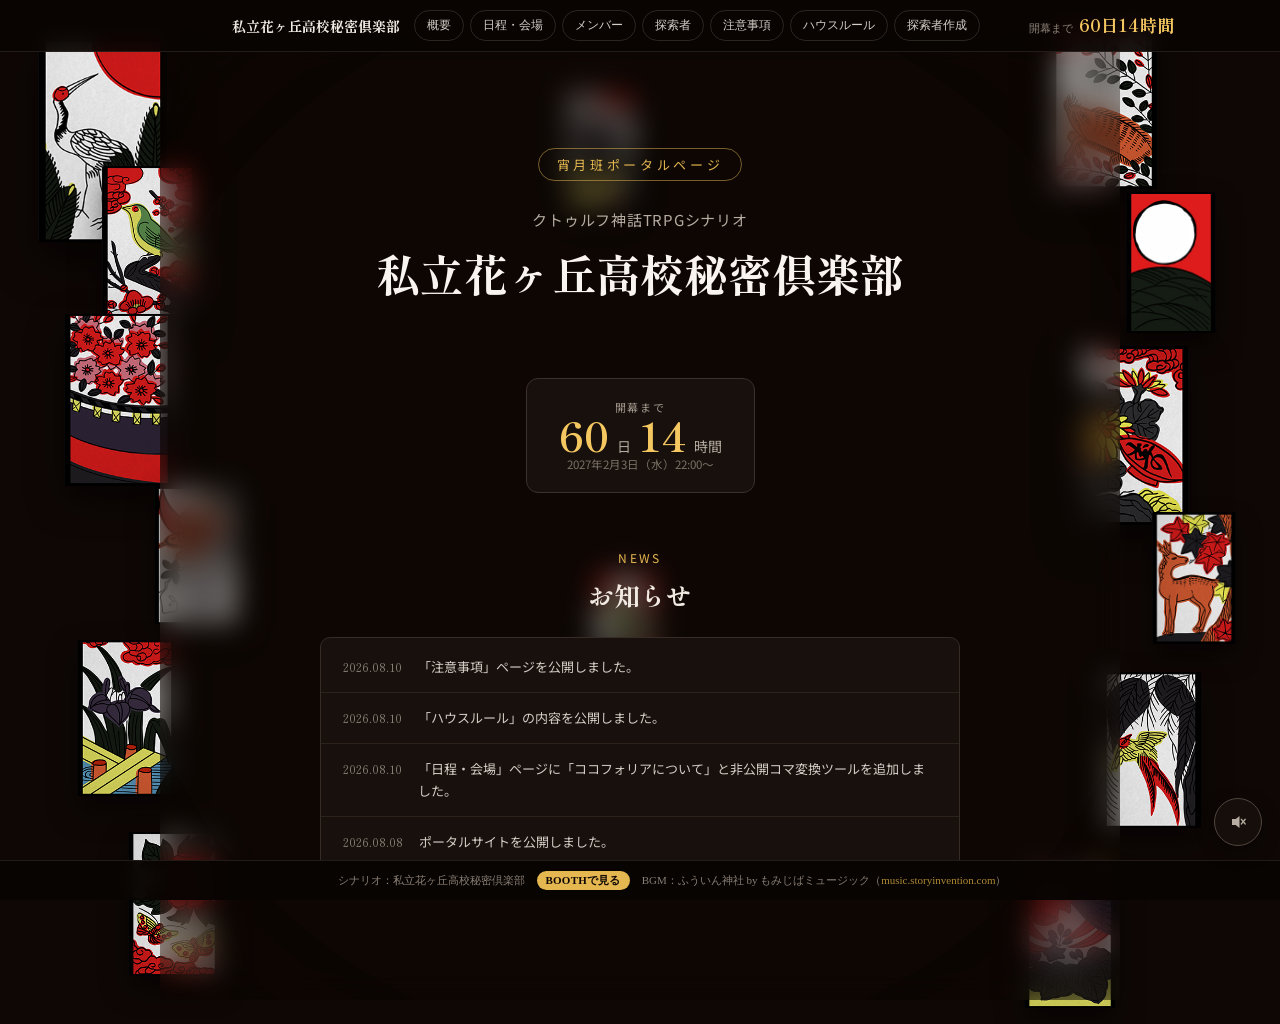
<file: index.html>
<!DOCTYPE html>
<html lang="ja">
<head>
<meta charset="utf-8">
<meta name="viewport" content="width=device-width, initial-scale=1">
<title>私立花ヶ丘高校秘密倶楽部 宵月班ポータルページ</title>
<link rel="preconnect" href="https://fonts.googleapis.com">
<link href="https://fonts.googleapis.com/css2?family=Shippori+Mincho:wght@400;500;600;700;800&family=Noto+Sans+JP:wght@400;500;700;900&display=swap" rel="stylesheet">
<link rel="stylesheet" href="assets/css/site.css">
</head>
<body>
<header id="site-header">
  <div class="header-inner">
    <a class="brand" href="index.html">私立花ヶ丘高校秘密倶楽部</a>
    <nav>
      <a href="overview.html">概要</a>
      <a href="schedule.html">日程・会場</a>
      <a href="members.html">メンバー</a>
      <a href="investigators.html">探索者</a>
      <a href="notes.html">注意事項</a>
      <a href="house-rules.html">ハウスルール</a>
      <a href="character-creation.html">探索者作成</a>
    </nav>
    <div id="header-countdown">
      <span>開幕まで</span>
      <span class="num" id="countdown-days-header">-</span>
    </div>
  </div>
</header>
<div id="page-wrap" style="position:relative; background:oklch(0.14 0.015 50); font-family:'Noto Sans JP', sans-serif; color:oklch(0.94 0.012 70); min-height:100vh;">

  <div id="deco-cards" style="position:absolute; top:0; left:0; width:100%; height:3200px; z-index:0; pointer-events:none; overflow:hidden;">
    <div style="position:absolute; top:3.75%; left:3%; width:130px; height:204px; border-radius:2px; box-shadow:0 18px 41px rgba(0,0,0,.55); --r0:-10deg; --r1:-5deg; --dx:8px; --dy:10px; animation:cardDrift 15s ease-in-out infinite 0s;"><img src="assets/hanafuda/01.png" alt="花札" style="width:100%;height:100%;object-fit:cover;border-radius:2px;display:block;"></div>
    <div style="position:absolute; top:16.25%; left:8%; width:96px; height:150px; border-radius:2px; box-shadow:0 14px 30px rgba(0,0,0,.50); --r0:12deg; --r1:16deg; --dx:-6px; --dy:8px; animation:cardDrift 19s ease-in-out infinite 1.4s;"><img src="assets/hanafuda/02.png" alt="花札" style="width:100%;height:100%;object-fit:cover;border-radius:2px;display:block;"></div>
    <div style="position:absolute; top:30.625%; left:5%; width:110px; height:172px; border-radius:2px; box-shadow:0 15px 34px rgba(0,0,0,.50); --r0:-14deg; --r1:-9deg; --dx:7px; --dy:-8px; animation:cardDrift 17s ease-in-out infinite 2.5s;"><img src="assets/hanafuda/03.png" alt="花札" style="width:100%;height:100%;object-fit:cover;border-radius:2px;display:block;"></div>
    <div style="position:absolute; top:47.5%; left:12%; width:88px; height:138px; border-radius:2px; box-shadow:0 12px 28px rgba(0,0,0,.45); --r0:6deg; --r1:2deg; --dx:-8px; --dy:6px; animation:cardDrift 21s ease-in-out infinite 0.6s;"><img src="assets/hanafuda/04.png" alt="花札" style="width:100%;height:100%;object-fit:cover;border-radius:2px;display:block;"></div>
    <div style="position:absolute; top:62.5%; left:6%; width:100px; height:156px; border-radius:2px; box-shadow:0 14px 31px rgba(0,0,0,.45); --r0:9deg; --r1:5deg; --dx:6px; --dy:8px; animation:cardDrift 20s ease-in-out infinite 3.3s;"><img src="assets/hanafuda/05.png" alt="花札" style="width:100%;height:100%;object-fit:cover;border-radius:2px;display:block;"></div>
    <div style="position:absolute; top:81.25%; left:10%; width:92px; height:144px; border-radius:2px; box-shadow:0 13px 29px rgba(0,0,0,.45); --r0:-7deg; --r1:-2deg; --dx:-6px; --dy:7px; animation:cardDrift 18s ease-in-out infinite 1.7s;"><img src="assets/hanafuda/06.png" alt="花札" style="width:100%;height:100%;object-fit:cover;border-radius:2px;display:block;"></div>
    <div style="position:absolute; top:1.875%; left:82%; width:108px; height:170px; border-radius:2px; box-shadow:0 15px 34px rgba(0,0,0,.55); --r0:15deg; --r1:9deg; --dx:-8px; --dy:8px; animation:cardDrift 16s ease-in-out infinite 0.9s;"><img src="assets/hanafuda/07.png" alt="花札" style="width:100%;height:100%;object-fit:cover;border-radius:2px;display:block;"></div>
    <div style="position:absolute; top:18.75%; left:88%; width:90px; height:141px; border-radius:2px; box-shadow:0 13px 28px rgba(0,0,0,.45); --r0:-8deg; --r1:-3deg; --dx:6px; --dy:-6px; animation:cardDrift 20s ease-in-out infinite 2s;"><img src="assets/hanafuda/08.png" alt="花札" style="width:100%;height:100%;object-fit:cover;border-radius:2px;display:block;"></div>
    <div style="position:absolute; top:33.75%; left:84%; width:114px; height:179px; border-radius:2px; box-shadow:0 16px 36px rgba(0,0,0,.50); --r0:9deg; --r1:14deg; --dx:-7px; --dy:9px; animation:cardDrift 18s ease-in-out infinite 3.1s;"><img src="assets/hanafuda/09.png" alt="花札" style="width:100%;height:100%;object-fit:cover;border-radius:2px;display:block;"></div>
    <div style="position:absolute; top:50%; left:90%; width:84px; height:132px; border-radius:2px; box-shadow:0 12px 26px rgba(0,0,0,.45); --r0:-5deg; --r1:0deg; --dx:6px; --dy:6px; animation:cardDrift 22s ease-in-out infinite 1.8s;"><img src="assets/hanafuda/10.png" alt="花札" style="width:100%;height:100%;object-fit:cover;border-radius:2px;display:block;"></div>
    <div style="position:absolute; top:65.625%; left:86%; width:100px; height:156px; border-radius:2px; box-shadow:0 14px 31px rgba(0,0,0,.45); --r0:11deg; --r1:6deg; --dx:-6px; --dy:8px; animation:cardDrift 19s ease-in-out infinite 0.4s;"><img src="assets/hanafuda/11.png" alt="花札" style="width:100%;height:100%;object-fit:cover;border-radius:2px;display:block;"></div>
    <div style="position:absolute; top:84.375%; left:80%; width:92px; height:144px; border-radius:2px; box-shadow:0 13px 29px rgba(0,0,0,.45); --r0:-9deg; --r1:-4deg; --dx:7px; --dy:-7px; animation:cardDrift 21s ease-in-out infinite 2.8s;"><img src="assets/hanafuda/12.png" alt="花札" style="width:100%;height:100%;object-fit:cover;border-radius:2px;display:block;"></div>
    <div style="position:absolute; top:8.75%; left:44%; width:76px; height:119px; border-radius:2px; box-shadow:0 11px 24px rgba(0,0,0,.40); opacity:0.85; --r0:4deg; --r1:9deg; --dx:5px; --dy:5px; animation:cardDrift 24s ease-in-out infinite 3.6s;"><img src="assets/hanafuda/05.png" alt="花札" style="width:100%;height:100%;object-fit:cover;border-radius:2px;display:block;"></div>
    <div style="position:absolute; top:55.625%; left:46%; width:74px; height:116px; border-radius:2px; box-shadow:0 10px 23px rgba(0,0,0,.40); opacity:0.85; --r0:-6deg; --r1:-2deg; --dx:-5px; --dy:7px; animation:cardDrift 23s ease-in-out infinite 1.1s;"><img src="assets/hanafuda/02.png" alt="花札" style="width:100%;height:100%;object-fit:cover;border-radius:2px;display:block;"></div>
  </div>
  <div class="content-panel" style="position:relative; z-index:1; max-width:920px; margin:0 auto; padding:96px 24px 112px; text-align:center;">
    <div style="display:inline-block; font-size:13px; letter-spacing:0.28em; color:oklch(0.8 0.13 85); border:1px solid oklch(0.8 0.13 85 / 0.5); padding:6px 18px; border-radius:999px; margin-bottom:28px;">宵月班ポータルページ</div>
    <p style="font-size:15px; letter-spacing:0.05em; color:oklch(0.75 0.02 70); margin:0 0 10px;">クトゥルフ神話TRPGシナリオ</p>
    <h1 style="font-family:'Shippori Mincho', serif; font-size:44px; line-height:1.5; margin:0; font-weight:700; color:oklch(0.97 0.008 70);">私立花ヶ丘高校秘密倶楽部</h1>

    <div id="countdown" style="margin-top:72px; display:inline-flex; flex-direction:column; align-items:center; gap:6px; background:oklch(0.18 0.015 50); border:1px solid oklch(0.32 0.02 50); border-radius:12px; padding:20px 32px;">
      <div id="countdown-pending">
        <div style="font-size:11px; letter-spacing:0.15em; color:oklch(0.68 0.02 70);">開幕まで</div>
        <div style="display:flex; align-items:baseline; gap:8px;">
          <span id="countdown-days" style="font-family:'Shippori Mincho', serif; font-size:40px; font-weight:700; color:oklch(0.85 0.13 85); line-height:1;">-</span>
          <span style="font-size:14px; color:oklch(0.75 0.02 70);">日</span>
          <span id="countdown-hours" style="font-family:'Shippori Mincho', serif; font-size:40px; font-weight:700; color:oklch(0.85 0.13 85); line-height:1;">-</span>
          <span style="font-size:14px; color:oklch(0.75 0.02 70);">時間</span>
        </div>
        <div id="countdown-sub" style="font-size:11.5px; color:oklch(0.55 0.02 70);">2027年2月3日（水）22:00〜</div>
      </div>
      <div id="countdown-arrived" style="display:none; font-family:'Shippori Mincho', serif; font-size:40px; font-weight:700; color:oklch(0.85 0.13 85); line-height:1;">開幕</div>
    </div>

    <div id="news" style="margin-top:56px; max-width:640px; margin-left:auto; margin-right:auto;">
      <div style="text-align:center; margin-bottom:24px;">
        <div style="font-size:12px; letter-spacing:0.2em; color:oklch(0.8 0.13 85); margin-bottom:10px;">NEWS</div>
        <h2 style="font-family:'Shippori Mincho', serif; font-size:26px; margin:0; font-weight:700;">お知らせ</h2>
      </div>
      <div style="background:oklch(0.18 0.015 50); border:1px solid oklch(0.3 0.02 50); border-radius:10px; overflow:hidden; text-align:left;">
        <ul id="news-list" style="list-style:none; margin:0; padding:4px 0; max-height:280px; overflow-y:auto;">
        <li style="display:flex; gap:16px; align-items:baseline; padding:14px 22px; border-bottom:1px solid oklch(0.26 0.02 50);">
          <span style="flex-shrink:0; font-family:'Shippori Mincho', serif; font-size:12px; color:oklch(0.6 0.02 70);">2026.08.10</span>
          <span style="font-size:13px; color:oklch(0.85 0.012 70); line-height:1.7;">「注意事項」ページを公開しました。</span>
        </li>
        <li style="display:flex; gap:16px; align-items:baseline; padding:14px 22px; border-bottom:1px solid oklch(0.26 0.02 50);">
          <span style="flex-shrink:0; font-family:'Shippori Mincho', serif; font-size:12px; color:oklch(0.6 0.02 70);">2026.08.10</span>
          <span style="font-size:13px; color:oklch(0.85 0.012 70); line-height:1.7;">「ハウスルール」の内容を公開しました。</span>
        </li>
        <li style="display:flex; gap:16px; align-items:baseline; padding:14px 22px; border-bottom:1px solid oklch(0.26 0.02 50);">
          <span style="flex-shrink:0; font-family:'Shippori Mincho', serif; font-size:12px; color:oklch(0.6 0.02 70);">2026.08.10</span>
          <span style="font-size:13px; color:oklch(0.85 0.012 70); line-height:1.7;">「日程・会場」ページに「ココフォリアについて」と非公開コマ変換ツールを追加しました。</span>
        </li>
        <li style="display:flex; gap:16px; align-items:baseline; padding:14px 22px; border-bottom:1px solid oklch(0.26 0.02 50);">
          <span style="flex-shrink:0; font-family:'Shippori Mincho', serif; font-size:12px; color:oklch(0.6 0.02 70);">2026.08.08</span>
          <span style="font-size:13px; color:oklch(0.85 0.012 70); line-height:1.7;">ポータルサイトを公開しました。</span>
        </li>
      </ul>
    </div>
  </div>

</div>

</div>

  <footer id="site-footer">
    <button id="back-to-top" type="button" onclick="window.scrollTo({top:0, behavior:'smooth'})" aria-label="ページ上部へ戻る">
      <svg viewBox="0 0 24 24" fill="none" stroke="currentColor" stroke-width="2.5" stroke-linecap="round" stroke-linejoin="round"><path d="M12 19V5"/><path d="M5 12l7-7 7 7"/></svg>
      <span>TOP</span>
    </button>
    <span class="footer-line">シナリオ：私立花ヶ丘高校秘密倶楽部</span>
    <a class="footer-booth-btn" href="https://meltpopon.booth.pm/items/8059378" target="_blank" rel="noopener">BOOTHで見る</a>
    <span class="footer-line footer-bgm">BGM：ふういん神社 by もみじばミュージック（<a href="https://music.storyinvention.com/" target="_blank" rel="noopener">music.storyinvention.com</a>）</span>
  </footer>

  <audio id="bgm" loop preload="none" muted>
    <source src="assets/bgm/fuuin-zinja.mp3" type="audio/mpeg">
  </audio>
  <div id="bgm-control">
    <button id="bgm-toggle" type="button" onclick="toggleBgm()" aria-label="BGMの再生・停止">
      <svg id="bgm-icon-off" viewBox="0 0 24 24" fill="none" stroke="oklch(0.75 0.02 70)" stroke-width="2" stroke-linecap="round" stroke-linejoin="round"><polygon points="4 8 4 16 9 16 14 20 14 4 9 8" fill="oklch(0.75 0.02 70)" stroke="none"/><line x1="16.5" y1="8.5" x2="21.5" y2="14.5"/><line x1="21.5" y1="8.5" x2="16.5" y2="14.5"/></svg>
      <svg id="bgm-icon-on" viewBox="0 0 24 24" fill="none" stroke="oklch(0.85 0.13 85)" stroke-width="2" stroke-linecap="round" stroke-linejoin="round" style="display:none;"><polygon points="4 8 4 16 9 16 14 20 14 4 9 8" fill="oklch(0.85 0.13 85)" stroke="none"/><path d="M16 8.5a5 5 0 0 1 0 7"/><path d="M18.5 6a9 9 0 0 1 0 12"/></svg>
    </button>
    <div id="bgm-volume-wrap">
      <input id="bgm-volume" type="range" min="0" max="100" value="23" oninput="setBgmVolume(this.value)" onchange="this.blur()" aria-label="音量">
    </div>
  </div>
<script src="assets/js/site.js"></script>
</body>
</html>
</file>
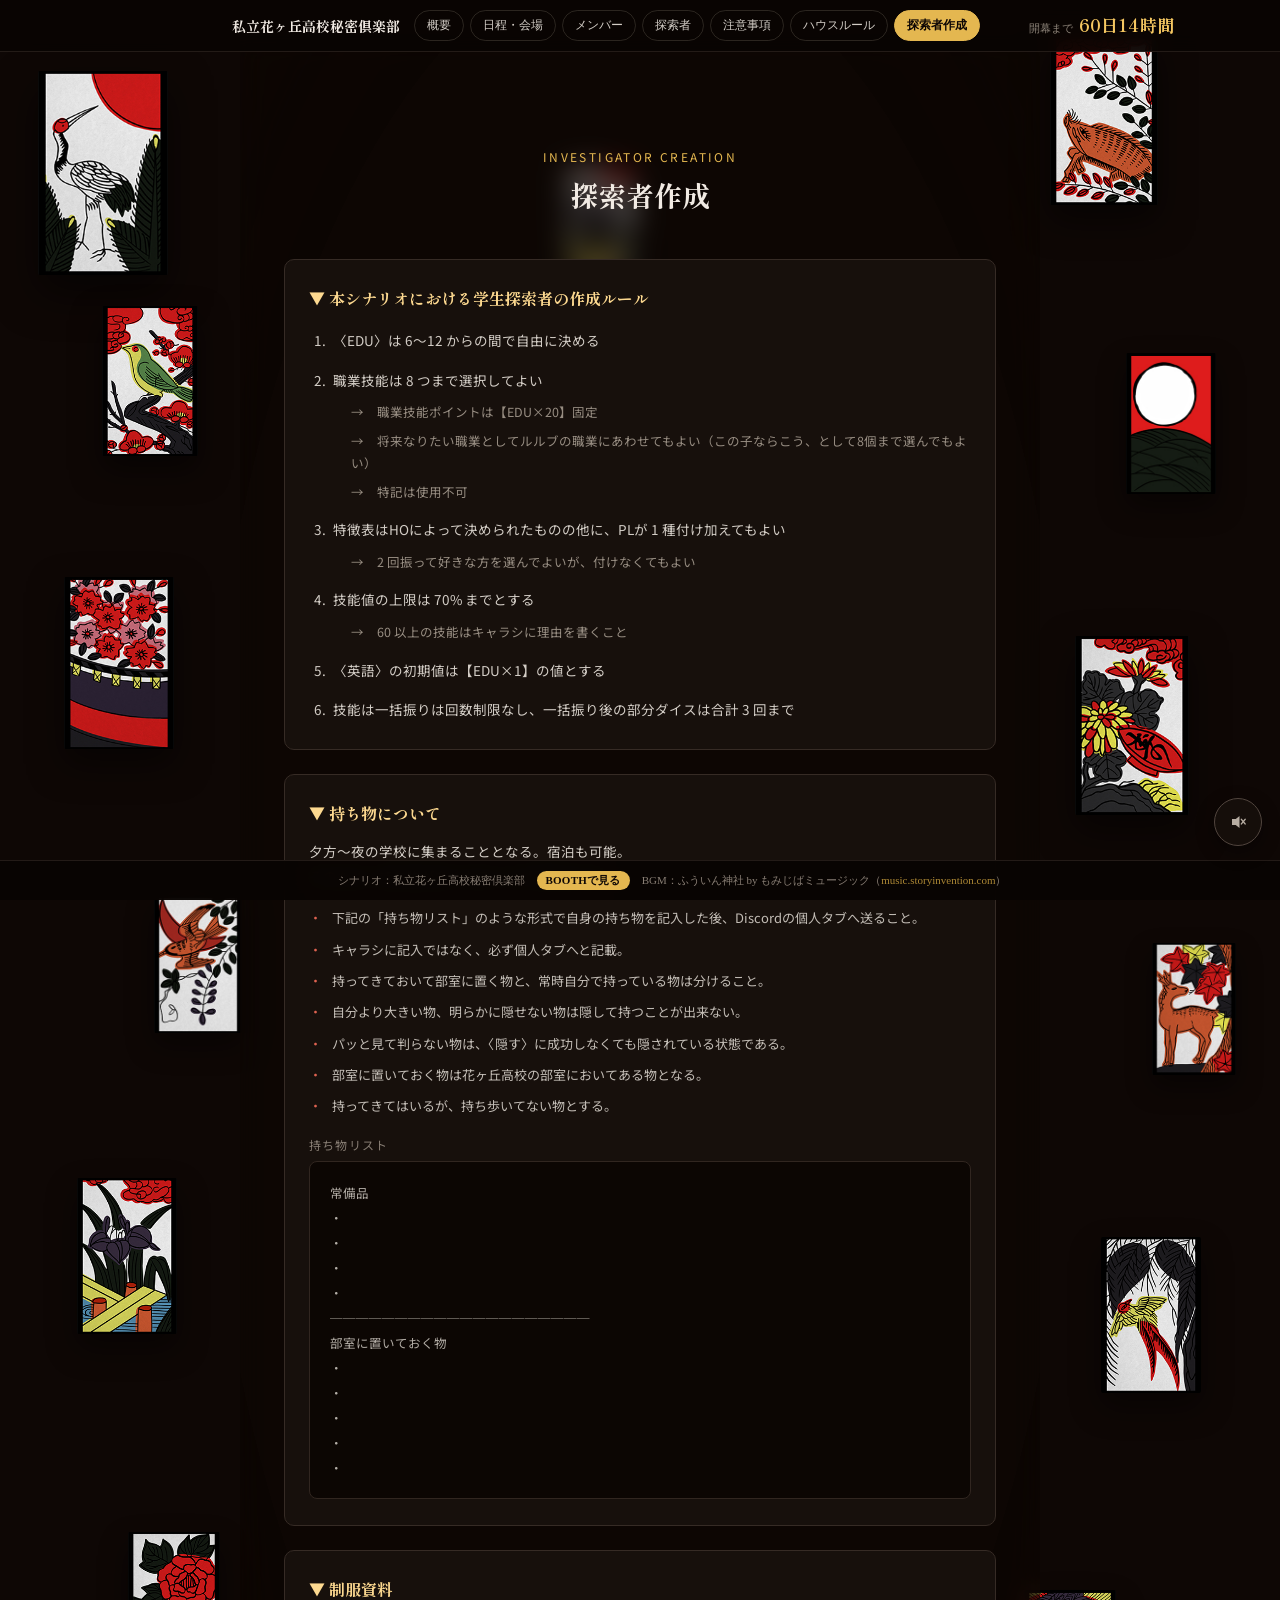
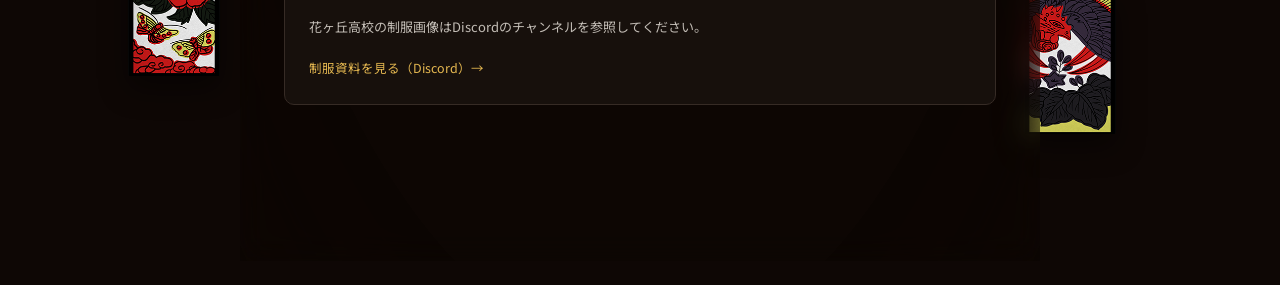
<file: character-creation.html>
<!DOCTYPE html>
<html lang="ja">
<head>
<meta charset="utf-8">
<meta name="viewport" content="width=device-width, initial-scale=1">
<title>探索者作成 - 私立花ヶ丘高校秘密倶楽部</title>
<link rel="preconnect" href="https://fonts.googleapis.com">
<link href="https://fonts.googleapis.com/css2?family=Shippori+Mincho:wght@400;500;600;700;800&family=Noto+Sans+JP:wght@400;500;700;900&display=swap" rel="stylesheet">
<link rel="stylesheet" href="assets/css/site.css">
</head>
<body>
<header id="site-header">
  <div class="header-inner">
    <a class="brand" href="index.html">私立花ヶ丘高校秘密倶楽部</a>
    <nav>
      <a href="overview.html">概要</a>
      <a href="schedule.html">日程・会場</a>
      <a href="members.html">メンバー</a>
      <a href="investigators.html">探索者</a>
      <a href="notes.html">注意事項</a>
      <a href="house-rules.html">ハウスルール</a>
      <a href="character-creation.html" class="active">探索者作成</a>
    </nav>
    <div id="header-countdown">
      <span>開幕まで</span>
      <span class="num" id="countdown-days-header">-</span>
    </div>
  </div>
</header>
<div id="page-wrap" style="position:relative; background:oklch(0.14 0.015 50); font-family:'Noto Sans JP', sans-serif; color:oklch(0.94 0.012 70); min-height:100vh;">

  <div id="deco-cards" style="position:absolute; top:0; left:0; width:100%; height:3200px; z-index:0; pointer-events:none; overflow:hidden;">
    <div style="position:absolute; top:3.75%; left:3%; width:130px; height:204px; border-radius:2px; box-shadow:0 18px 41px rgba(0,0,0,.55); --r0:-10deg; --r1:-5deg; --dx:8px; --dy:10px; animation:cardDrift 15s ease-in-out infinite 0s;"><img src="assets/hanafuda/01.png" alt="花札" style="width:100%;height:100%;object-fit:cover;border-radius:2px;display:block;"></div>
    <div style="position:absolute; top:16.25%; left:8%; width:96px; height:150px; border-radius:2px; box-shadow:0 14px 30px rgba(0,0,0,.50); --r0:12deg; --r1:16deg; --dx:-6px; --dy:8px; animation:cardDrift 19s ease-in-out infinite 1.4s;"><img src="assets/hanafuda/02.png" alt="花札" style="width:100%;height:100%;object-fit:cover;border-radius:2px;display:block;"></div>
    <div style="position:absolute; top:30.625%; left:5%; width:110px; height:172px; border-radius:2px; box-shadow:0 15px 34px rgba(0,0,0,.50); --r0:-14deg; --r1:-9deg; --dx:7px; --dy:-8px; animation:cardDrift 17s ease-in-out infinite 2.5s;"><img src="assets/hanafuda/03.png" alt="花札" style="width:100%;height:100%;object-fit:cover;border-radius:2px;display:block;"></div>
    <div style="position:absolute; top:47.5%; left:12%; width:88px; height:138px; border-radius:2px; box-shadow:0 12px 28px rgba(0,0,0,.45); --r0:6deg; --r1:2deg; --dx:-8px; --dy:6px; animation:cardDrift 21s ease-in-out infinite 0.6s;"><img src="assets/hanafuda/04.png" alt="花札" style="width:100%;height:100%;object-fit:cover;border-radius:2px;display:block;"></div>
    <div style="position:absolute; top:62.5%; left:6%; width:100px; height:156px; border-radius:2px; box-shadow:0 14px 31px rgba(0,0,0,.45); --r0:9deg; --r1:5deg; --dx:6px; --dy:8px; animation:cardDrift 20s ease-in-out infinite 3.3s;"><img src="assets/hanafuda/05.png" alt="花札" style="width:100%;height:100%;object-fit:cover;border-radius:2px;display:block;"></div>
    <div style="position:absolute; top:81.25%; left:10%; width:92px; height:144px; border-radius:2px; box-shadow:0 13px 29px rgba(0,0,0,.45); --r0:-7deg; --r1:-2deg; --dx:-6px; --dy:7px; animation:cardDrift 18s ease-in-out infinite 1.7s;"><img src="assets/hanafuda/06.png" alt="花札" style="width:100%;height:100%;object-fit:cover;border-radius:2px;display:block;"></div>
    <div style="position:absolute; top:1.875%; left:82%; width:108px; height:170px; border-radius:2px; box-shadow:0 15px 34px rgba(0,0,0,.55); --r0:15deg; --r1:9deg; --dx:-8px; --dy:8px; animation:cardDrift 16s ease-in-out infinite 0.9s;"><img src="assets/hanafuda/07.png" alt="花札" style="width:100%;height:100%;object-fit:cover;border-radius:2px;display:block;"></div>
    <div style="position:absolute; top:18.75%; left:88%; width:90px; height:141px; border-radius:2px; box-shadow:0 13px 28px rgba(0,0,0,.45); --r0:-8deg; --r1:-3deg; --dx:6px; --dy:-6px; animation:cardDrift 20s ease-in-out infinite 2s;"><img src="assets/hanafuda/08.png" alt="花札" style="width:100%;height:100%;object-fit:cover;border-radius:2px;display:block;"></div>
    <div style="position:absolute; top:33.75%; left:84%; width:114px; height:179px; border-radius:2px; box-shadow:0 16px 36px rgba(0,0,0,.50); --r0:9deg; --r1:14deg; --dx:-7px; --dy:9px; animation:cardDrift 18s ease-in-out infinite 3.1s;"><img src="assets/hanafuda/09.png" alt="花札" style="width:100%;height:100%;object-fit:cover;border-radius:2px;display:block;"></div>
    <div style="position:absolute; top:50%; left:90%; width:84px; height:132px; border-radius:2px; box-shadow:0 12px 26px rgba(0,0,0,.45); --r0:-5deg; --r1:0deg; --dx:6px; --dy:6px; animation:cardDrift 22s ease-in-out infinite 1.8s;"><img src="assets/hanafuda/10.png" alt="花札" style="width:100%;height:100%;object-fit:cover;border-radius:2px;display:block;"></div>
    <div style="position:absolute; top:65.625%; left:86%; width:100px; height:156px; border-radius:2px; box-shadow:0 14px 31px rgba(0,0,0,.45); --r0:11deg; --r1:6deg; --dx:-6px; --dy:8px; animation:cardDrift 19s ease-in-out infinite 0.4s;"><img src="assets/hanafuda/11.png" alt="花札" style="width:100%;height:100%;object-fit:cover;border-radius:2px;display:block;"></div>
    <div style="position:absolute; top:84.375%; left:80%; width:92px; height:144px; border-radius:2px; box-shadow:0 13px 29px rgba(0,0,0,.45); --r0:-9deg; --r1:-4deg; --dx:7px; --dy:-7px; animation:cardDrift 21s ease-in-out infinite 2.8s;"><img src="assets/hanafuda/12.png" alt="花札" style="width:100%;height:100%;object-fit:cover;border-radius:2px;display:block;"></div>
    <div style="position:absolute; top:8.75%; left:44%; width:76px; height:119px; border-radius:2px; box-shadow:0 11px 24px rgba(0,0,0,.40); opacity:0.85; --r0:4deg; --r1:9deg; --dx:5px; --dy:5px; animation:cardDrift 24s ease-in-out infinite 3.6s;"><img src="assets/hanafuda/05.png" alt="花札" style="width:100%;height:100%;object-fit:cover;border-radius:2px;display:block;"></div>
    <div style="position:absolute; top:55.625%; left:46%; width:74px; height:116px; border-radius:2px; box-shadow:0 10px 23px rgba(0,0,0,.40); opacity:0.85; --r0:-6deg; --r1:-2deg; --dx:-5px; --dy:7px; animation:cardDrift 23s ease-in-out infinite 1.1s;"><img src="assets/hanafuda/02.png" alt="花札" style="width:100%;height:100%;object-fit:cover;border-radius:2px;display:block;"></div>
  </div>
  <div class="content-panel" style="position:relative; z-index:1; max-width:760px; margin:0 auto; padding:96px 24px 140px;">
    <div style="text-align:center;">
      <div style="font-size:12px; letter-spacing:0.2em; color:oklch(0.8 0.13 85); margin-bottom:10px;">INVESTIGATOR CREATION</div>
      <h2 style="font-family:'Shippori Mincho', serif; font-size:28px; margin:0 0 44px; font-weight:700;">探索者作成</h2>
    </div>

    <div style="display:flex; flex-direction:column; gap:24px; text-align:left;">

      <div style="background:oklch(0.18 0.015 50); border:1px solid oklch(0.3 0.02 50); border-radius:10px; padding:26px 24px;">
        <h3 style="font-family:'Shippori Mincho', serif; font-size:16px; margin:0 0 18px; font-weight:700; color:oklch(0.9 0.1 85);">▼ 本シナリオにおける学生探索者の作成ルール</h3>
        <ol style="margin:0; padding-left:20px;">
          <li style="font-size:13.5px; line-height:1.9; color:oklch(0.85 0.012 70); margin-bottom:14px; padding-left:4px;">〈EDU〉は 6～12 からの間で自由に決める</li>
          <li style="font-size:13.5px; line-height:1.9; color:oklch(0.85 0.012 70); margin-bottom:14px; padding-left:4px;">
            職業技能は 8 つまで選択してよい
            <ul style="list-style:none; margin:8px 0 0; padding-left:18px; display:flex; flex-direction:column; gap:6px;">
              <li style="font-size:12.5px; line-height:1.8; color:oklch(0.65 0.02 70);">→　職業技能ポイントは【EDU×20】固定</li>
              <li style="font-size:12.5px; line-height:1.8; color:oklch(0.65 0.02 70);">→　将来なりたい職業としてルルブの職業にあわせてもよい（この子ならこう、として8個まで選んでもよい）</li>
              <li style="font-size:12.5px; line-height:1.8; color:oklch(0.65 0.02 70);">→　特記は使用不可</li>
            </ul>
          </li>
          <li style="font-size:13.5px; line-height:1.9; color:oklch(0.85 0.012 70); margin-bottom:14px; padding-left:4px;">
            特徴表はHOによって決められたものの他に、PLが 1 種付け加えてもよい
            <ul style="list-style:none; margin:8px 0 0; padding-left:18px; display:flex; flex-direction:column; gap:6px;">
              <li style="font-size:12.5px; line-height:1.8; color:oklch(0.65 0.02 70);">→　2 回振って好きな方を選んでよいが、付けなくてもよい</li>
            </ul>
          </li>
          <li style="font-size:13.5px; line-height:1.9; color:oklch(0.85 0.012 70); margin-bottom:14px; padding-left:4px;">
            技能値の上限は 70% までとする
            <ul style="list-style:none; margin:8px 0 0; padding-left:18px; display:flex; flex-direction:column; gap:6px;">
              <li style="font-size:12.5px; line-height:1.8; color:oklch(0.65 0.02 70);">→　60 以上の技能はキャラシに理由を書くこと</li>
            </ul>
          </li>
          <li style="font-size:13.5px; line-height:1.9; color:oklch(0.85 0.012 70); margin-bottom:14px; padding-left:4px;">〈英語〉の初期値は【EDU×1】の値とする</li>
          <li style="font-size:13.5px; line-height:1.9; color:oklch(0.85 0.012 70); padding-left:4px;">技能は一括振りは回数制限なし、一括振り後の部分ダイスは合計 3 回まで</li>
        </ol>
      </div>

      <div style="background:oklch(0.18 0.015 50); border:1px solid oklch(0.3 0.02 50); border-radius:10px; padding:26px 24px;">
        <h3 style="font-family:'Shippori Mincho', serif; font-size:16px; margin:0 0 14px; font-weight:700; color:oklch(0.9 0.1 85);">▼ 持ち物について</h3>
        <p style="font-size:13.5px; line-height:1.9; color:oklch(0.85 0.012 70); margin:0 0 16px;">夕方～夜の学校に集まることとなる。宿泊も可能。<br>そのため、持ち物が多くなることが予想される。</p>
        <ul style="list-style:none; margin:0 0 18px; padding:0; display:flex; flex-direction:column; gap:8px;">
          <li style="display:flex; gap:10px; align-items:flex-start; font-size:13px; line-height:1.8; color:oklch(0.8 0.012 70);"><span style="color:oklch(0.65 0.16 30); flex-shrink:0;">・</span>下記の「持ち物リスト」のような形式で自身の持ち物を記入した後、Discordの個人タブへ送ること。</li>
          <li style="display:flex; gap:10px; align-items:flex-start; font-size:13px; line-height:1.8; color:oklch(0.8 0.012 70);"><span style="color:oklch(0.65 0.16 30); flex-shrink:0;">・</span>キャラシに記入ではなく、必ず個人タブへと記載。</li>
          <li style="display:flex; gap:10px; align-items:flex-start; font-size:13px; line-height:1.8; color:oklch(0.8 0.012 70);"><span style="color:oklch(0.65 0.16 30); flex-shrink:0;">・</span>持ってきておいて部室に置く物と、常時自分で持っている物は分けること。</li>
          <li style="display:flex; gap:10px; align-items:flex-start; font-size:13px; line-height:1.8; color:oklch(0.8 0.012 70);"><span style="color:oklch(0.65 0.16 30); flex-shrink:0;">・</span>自分より大きい物、明らかに隠せない物は隠して持つことが出来ない。</li>
          <li style="display:flex; gap:10px; align-items:flex-start; font-size:13px; line-height:1.8; color:oklch(0.8 0.012 70);"><span style="color:oklch(0.65 0.16 30); flex-shrink:0;">・</span>パッと見て判らない物は、〈隠す〉に成功しなくても隠されている状態である。</li>
          <li style="display:flex; gap:10px; align-items:flex-start; font-size:13px; line-height:1.8; color:oklch(0.8 0.012 70);"><span style="color:oklch(0.65 0.16 30); flex-shrink:0;">・</span>部室に置いておく物は花ヶ丘高校の部室においてある物となる。</li>
          <li style="display:flex; gap:10px; align-items:flex-start; font-size:13px; line-height:1.8; color:oklch(0.8 0.012 70);"><span style="color:oklch(0.65 0.16 30); flex-shrink:0;">・</span>持ってきてはいるが、持ち歩いてない物とする。</li>
        </ul>
        <p style="font-size:12px; letter-spacing:0.1em; color:oklch(0.6 0.02 70); margin:0 0 8px;">持ち物リスト</p>
        <pre style="background:oklch(0.13 0.015 50); border:1px solid oklch(0.28 0.02 50); border-radius:8px; padding:18px 20px; margin:0; font-family:inherit; font-size:12.5px; line-height:2; color:oklch(0.75 0.012 70); white-space:pre-wrap; overflow-x:auto;">常備品
・
・
・
・
────────────────────
部室に置いておく物
・
・
・
・
・</pre>
      </div>

      <div style="background:oklch(0.18 0.015 50); border:1px solid oklch(0.3 0.02 50); border-radius:10px; padding:26px 24px;">
        <h3 style="font-family:'Shippori Mincho', serif; font-size:16px; margin:0 0 14px; font-weight:700; color:oklch(0.9 0.1 85);">▼ 制服資料</h3>
        <p style="font-size:13px; line-height:1.8; color:oklch(0.8 0.012 70); margin:0 0 16px;">花ヶ丘高校の制服画像はDiscordのチャンネルを参照してください。</p>
        <a href="https://discord.com/channels/1503812629678919773/1503911109894078544" target="_blank" rel="noopener" style="display:inline-flex; align-items:center; gap:6px; font-size:12.5px; color:oklch(0.8 0.13 85); text-decoration:none;">制服資料を見る（Discord）→</a>
      </div>

    </div>
  </div>

</div>

  <footer id="site-footer">
    <button id="back-to-top" type="button" onclick="window.scrollTo({top:0, behavior:'smooth'})" aria-label="ページ上部へ戻る">
      <svg viewBox="0 0 24 24" fill="none" stroke="currentColor" stroke-width="2.5" stroke-linecap="round" stroke-linejoin="round"><path d="M12 19V5"/><path d="M5 12l7-7 7 7"/></svg>
      <span>TOP</span>
    </button>
    <span class="footer-line">シナリオ：私立花ヶ丘高校秘密倶楽部</span>
    <a class="footer-booth-btn" href="https://meltpopon.booth.pm/items/8059378" target="_blank" rel="noopener">BOOTHで見る</a>
    <span class="footer-line footer-bgm">BGM：ふういん神社 by もみじばミュージック（<a href="https://music.storyinvention.com/" target="_blank" rel="noopener">music.storyinvention.com</a>）</span>
  </footer>

  <audio id="bgm" loop preload="none" muted>
    <source src="assets/bgm/fuuin-zinja.mp3" type="audio/mpeg">
  </audio>
  <div id="bgm-control">
    <button id="bgm-toggle" type="button" onclick="toggleBgm()" aria-label="BGMの再生・停止">
      <svg id="bgm-icon-off" viewBox="0 0 24 24" fill="none" stroke="oklch(0.75 0.02 70)" stroke-width="2" stroke-linecap="round" stroke-linejoin="round"><polygon points="4 8 4 16 9 16 14 20 14 4 9 8" fill="oklch(0.75 0.02 70)" stroke="none"/><line x1="16.5" y1="8.5" x2="21.5" y2="14.5"/><line x1="21.5" y1="8.5" x2="16.5" y2="14.5"/></svg>
      <svg id="bgm-icon-on" viewBox="0 0 24 24" fill="none" stroke="oklch(0.85 0.13 85)" stroke-width="2" stroke-linecap="round" stroke-linejoin="round" style="display:none;"><polygon points="4 8 4 16 9 16 14 20 14 4 9 8" fill="oklch(0.85 0.13 85)" stroke="none"/><path d="M16 8.5a5 5 0 0 1 0 7"/><path d="M18.5 6a9 9 0 0 1 0 12"/></svg>
    </button>
    <div id="bgm-volume-wrap">
      <input id="bgm-volume" type="range" min="0" max="100" value="23" oninput="setBgmVolume(this.value)" onchange="this.blur()" aria-label="音量">
    </div>
  </div>
<script src="assets/js/site.js"></script>
</body>
</html>
</file>
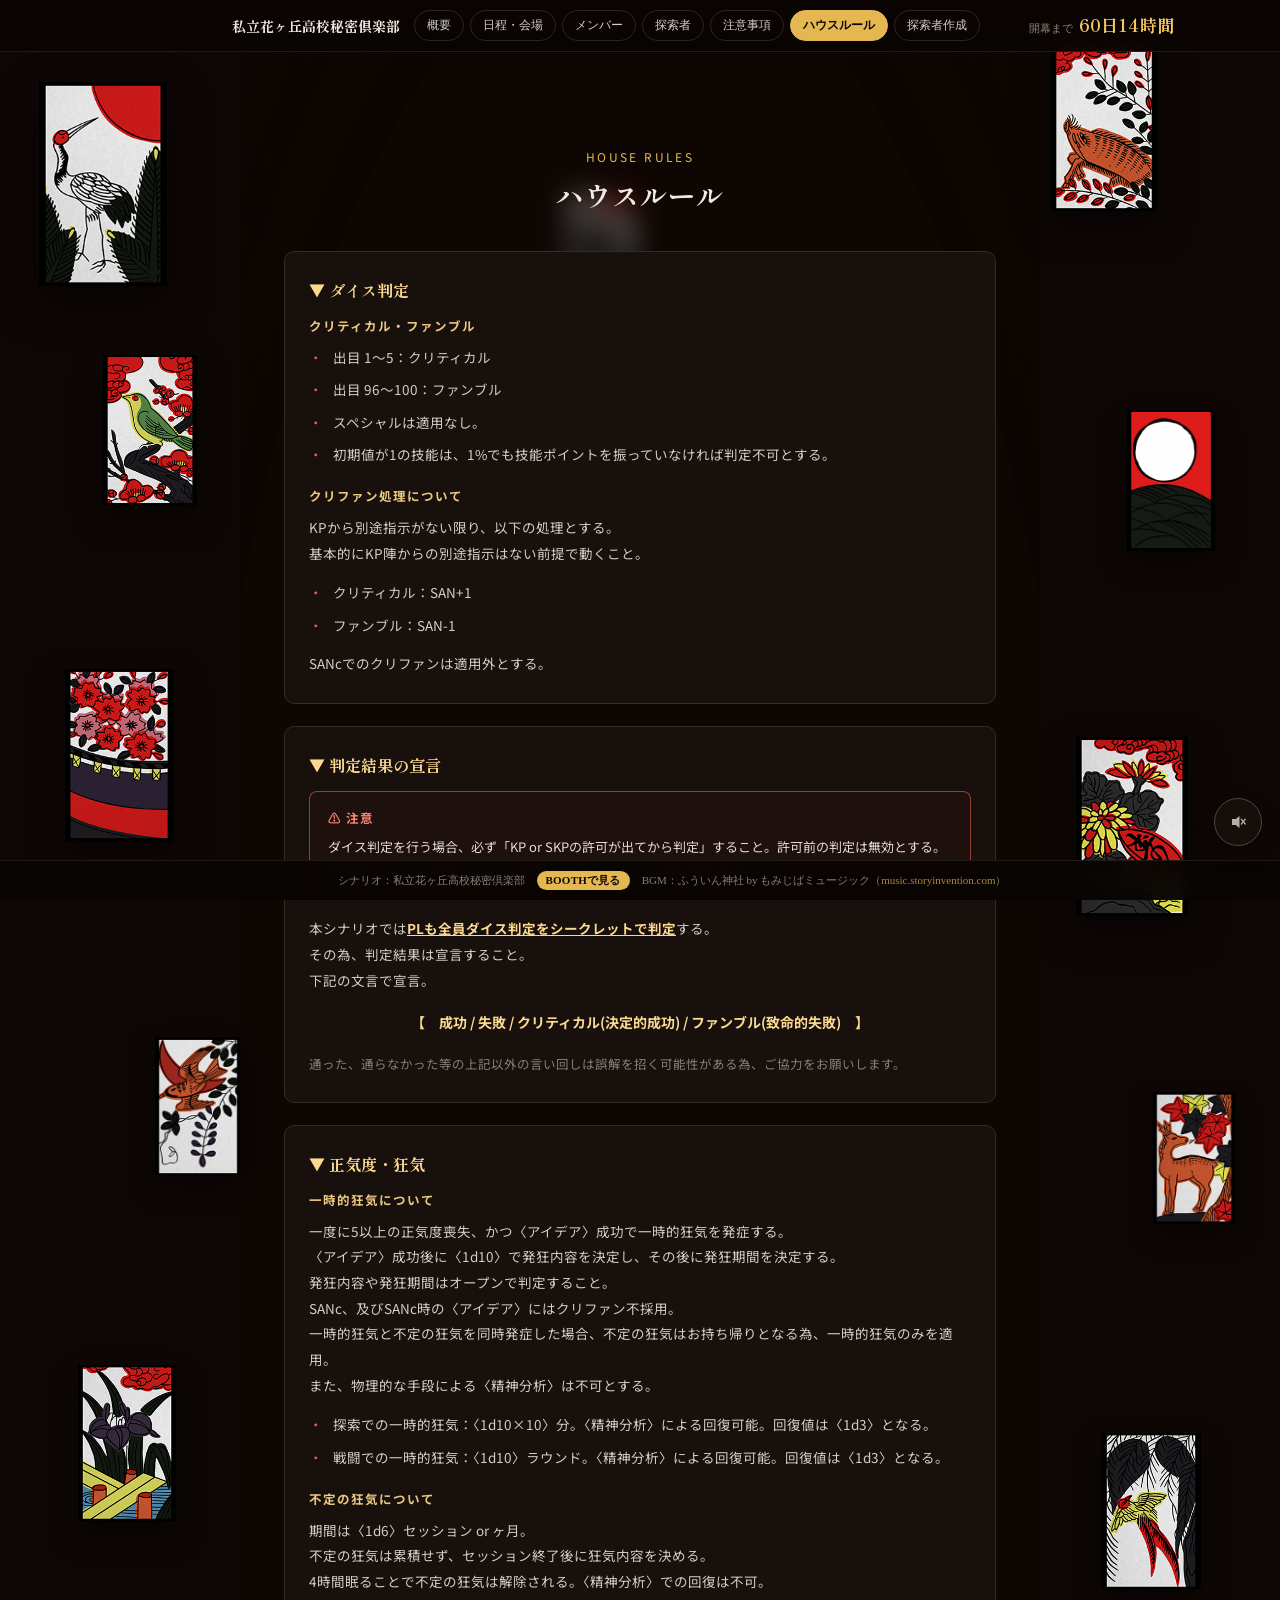
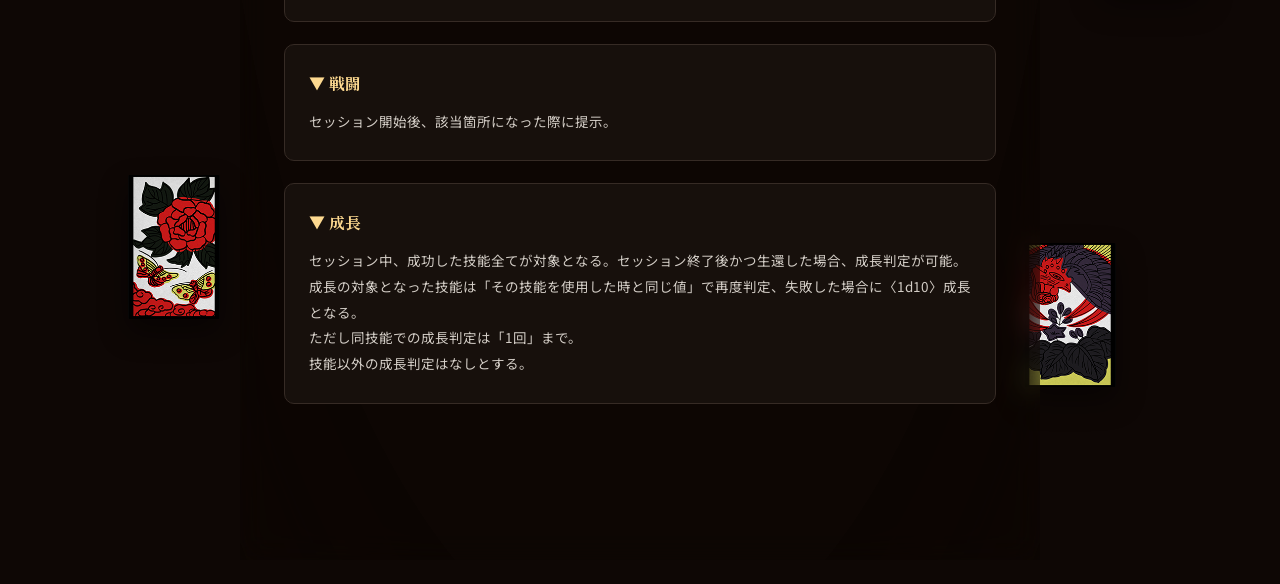
<file: house-rules.html>
<!DOCTYPE html>
<html lang="ja">
<head>
<meta charset="utf-8">
<meta name="viewport" content="width=device-width, initial-scale=1">
<title>ハウスルール - 私立花ヶ丘高校秘密倶楽部</title>
<link rel="preconnect" href="https://fonts.googleapis.com">
<link href="https://fonts.googleapis.com/css2?family=Shippori+Mincho:wght@400;500;600;700;800&family=Noto+Sans+JP:wght@400;500;700;900&display=swap" rel="stylesheet">
<link rel="stylesheet" href="assets/css/site.css">
</head>
<body>
<header id="site-header">
  <div class="header-inner">
    <a class="brand" href="index.html">私立花ヶ丘高校秘密倶楽部</a>
    <nav>
      <a href="overview.html">概要</a>
      <a href="schedule.html">日程・会場</a>
      <a href="members.html">メンバー</a>
      <a href="investigators.html">探索者</a>
      <a href="notes.html">注意事項</a>
      <a href="house-rules.html" class="active">ハウスルール</a>
      <a href="character-creation.html">探索者作成</a>
    </nav>
    <div id="header-countdown">
      <span>開幕まで</span>
      <span class="num" id="countdown-days-header">-</span>
    </div>
  </div>
</header>
<div id="page-wrap" style="position:relative; background:oklch(0.14 0.015 50); font-family:'Noto Sans JP', sans-serif; color:oklch(0.94 0.012 70); min-height:100vh;">

  <div id="deco-cards" style="position:absolute; top:0; left:0; width:100%; height:3200px; z-index:0; pointer-events:none; overflow:hidden;">
    <div style="position:absolute; top:3.75%; left:3%; width:130px; height:204px; border-radius:2px; box-shadow:0 18px 41px rgba(0,0,0,.55); --r0:-10deg; --r1:-5deg; --dx:8px; --dy:10px; animation:cardDrift 15s ease-in-out infinite 0s;"><img src="assets/hanafuda/01.png" alt="花札" style="width:100%;height:100%;object-fit:cover;border-radius:2px;display:block;"></div>
    <div style="position:absolute; top:16.25%; left:8%; width:96px; height:150px; border-radius:2px; box-shadow:0 14px 30px rgba(0,0,0,.50); --r0:12deg; --r1:16deg; --dx:-6px; --dy:8px; animation:cardDrift 19s ease-in-out infinite 1.4s;"><img src="assets/hanafuda/02.png" alt="花札" style="width:100%;height:100%;object-fit:cover;border-radius:2px;display:block;"></div>
    <div style="position:absolute; top:30.625%; left:5%; width:110px; height:172px; border-radius:2px; box-shadow:0 15px 34px rgba(0,0,0,.50); --r0:-14deg; --r1:-9deg; --dx:7px; --dy:-8px; animation:cardDrift 17s ease-in-out infinite 2.5s;"><img src="assets/hanafuda/03.png" alt="花札" style="width:100%;height:100%;object-fit:cover;border-radius:2px;display:block;"></div>
    <div style="position:absolute; top:47.5%; left:12%; width:88px; height:138px; border-radius:2px; box-shadow:0 12px 28px rgba(0,0,0,.45); --r0:6deg; --r1:2deg; --dx:-8px; --dy:6px; animation:cardDrift 21s ease-in-out infinite 0.6s;"><img src="assets/hanafuda/04.png" alt="花札" style="width:100%;height:100%;object-fit:cover;border-radius:2px;display:block;"></div>
    <div style="position:absolute; top:62.5%; left:6%; width:100px; height:156px; border-radius:2px; box-shadow:0 14px 31px rgba(0,0,0,.45); --r0:9deg; --r1:5deg; --dx:6px; --dy:8px; animation:cardDrift 20s ease-in-out infinite 3.3s;"><img src="assets/hanafuda/05.png" alt="花札" style="width:100%;height:100%;object-fit:cover;border-radius:2px;display:block;"></div>
    <div style="position:absolute; top:81.25%; left:10%; width:92px; height:144px; border-radius:2px; box-shadow:0 13px 29px rgba(0,0,0,.45); --r0:-7deg; --r1:-2deg; --dx:-6px; --dy:7px; animation:cardDrift 18s ease-in-out infinite 1.7s;"><img src="assets/hanafuda/06.png" alt="花札" style="width:100%;height:100%;object-fit:cover;border-radius:2px;display:block;"></div>
    <div style="position:absolute; top:1.875%; left:82%; width:108px; height:170px; border-radius:2px; box-shadow:0 15px 34px rgba(0,0,0,.55); --r0:15deg; --r1:9deg; --dx:-8px; --dy:8px; animation:cardDrift 16s ease-in-out infinite 0.9s;"><img src="assets/hanafuda/07.png" alt="花札" style="width:100%;height:100%;object-fit:cover;border-radius:2px;display:block;"></div>
    <div style="position:absolute; top:18.75%; left:88%; width:90px; height:141px; border-radius:2px; box-shadow:0 13px 28px rgba(0,0,0,.45); --r0:-8deg; --r1:-3deg; --dx:6px; --dy:-6px; animation:cardDrift 20s ease-in-out infinite 2s;"><img src="assets/hanafuda/08.png" alt="花札" style="width:100%;height:100%;object-fit:cover;border-radius:2px;display:block;"></div>
    <div style="position:absolute; top:33.75%; left:84%; width:114px; height:179px; border-radius:2px; box-shadow:0 16px 36px rgba(0,0,0,.50); --r0:9deg; --r1:14deg; --dx:-7px; --dy:9px; animation:cardDrift 18s ease-in-out infinite 3.1s;"><img src="assets/hanafuda/09.png" alt="花札" style="width:100%;height:100%;object-fit:cover;border-radius:2px;display:block;"></div>
    <div style="position:absolute; top:50%; left:90%; width:84px; height:132px; border-radius:2px; box-shadow:0 12px 26px rgba(0,0,0,.45); --r0:-5deg; --r1:0deg; --dx:6px; --dy:6px; animation:cardDrift 22s ease-in-out infinite 1.8s;"><img src="assets/hanafuda/10.png" alt="花札" style="width:100%;height:100%;object-fit:cover;border-radius:2px;display:block;"></div>
    <div style="position:absolute; top:65.625%; left:86%; width:100px; height:156px; border-radius:2px; box-shadow:0 14px 31px rgba(0,0,0,.45); --r0:11deg; --r1:6deg; --dx:-6px; --dy:8px; animation:cardDrift 19s ease-in-out infinite 0.4s;"><img src="assets/hanafuda/11.png" alt="花札" style="width:100%;height:100%;object-fit:cover;border-radius:2px;display:block;"></div>
    <div style="position:absolute; top:84.375%; left:80%; width:92px; height:144px; border-radius:2px; box-shadow:0 13px 29px rgba(0,0,0,.45); --r0:-9deg; --r1:-4deg; --dx:7px; --dy:-7px; animation:cardDrift 21s ease-in-out infinite 2.8s;"><img src="assets/hanafuda/12.png" alt="花札" style="width:100%;height:100%;object-fit:cover;border-radius:2px;display:block;"></div>
    <div style="position:absolute; top:8.75%; left:44%; width:76px; height:119px; border-radius:2px; box-shadow:0 11px 24px rgba(0,0,0,.40); opacity:0.85; --r0:4deg; --r1:9deg; --dx:5px; --dy:5px; animation:cardDrift 24s ease-in-out infinite 3.6s;"><img src="assets/hanafuda/05.png" alt="花札" style="width:100%;height:100%;object-fit:cover;border-radius:2px;display:block;"></div>
    <div style="position:absolute; top:55.625%; left:46%; width:74px; height:116px; border-radius:2px; box-shadow:0 10px 23px rgba(0,0,0,.40); opacity:0.85; --r0:-6deg; --r1:-2deg; --dx:-5px; --dy:7px; animation:cardDrift 23s ease-in-out infinite 1.1s;"><img src="assets/hanafuda/02.png" alt="花札" style="width:100%;height:100%;object-fit:cover;border-radius:2px;display:block;"></div>
  </div>
  <div class="content-panel" style="position:relative; z-index:1; max-width:760px; margin:0 auto; padding:96px 24px 140px;">
    <div style="text-align:center; margin-bottom:36px;">
      <div style="font-size:12px; letter-spacing:0.2em; color:oklch(0.8 0.13 85); margin-bottom:10px;">HOUSE RULES</div>
      <h2 style="font-family:'Shippori Mincho', serif; font-size:28px; margin:0; font-weight:700;">ハウスルール</h2>
    </div>

    <div style="display:flex; flex-direction:column; gap:22px; text-align:left;">

      <div style="background:oklch(0.18 0.015 50); border:1px solid oklch(0.3 0.02 50); border-radius:10px; padding:26px 24px;">
        <h3 style="font-family:'Shippori Mincho', serif; font-size:16px; margin:0 0 14px; font-weight:700; color:oklch(0.9 0.1 85);">▼ ダイス判定</h3>

        <p style="font-size:12.5px; letter-spacing:0.08em; color:oklch(0.85 0.1 85); font-weight:700; margin:0 0 10px;">クリティカル・ファンブル</p>
        <ul style="list-style:none; margin:0 0 20px; padding:0; display:flex; flex-direction:column; gap:8px;">
          <li style="display:flex; gap:10px; align-items:flex-start; font-size:13.5px; line-height:1.8; color:oklch(0.85 0.012 70);"><span style="color:oklch(0.65 0.16 30); flex-shrink:0;">・</span>出目 1～5：クリティカル</li>
          <li style="display:flex; gap:10px; align-items:flex-start; font-size:13.5px; line-height:1.8; color:oklch(0.85 0.012 70);"><span style="color:oklch(0.65 0.16 30); flex-shrink:0;">・</span>出目 96～100：ファンブル</li>
          <li style="display:flex; gap:10px; align-items:flex-start; font-size:13.5px; line-height:1.8; color:oklch(0.85 0.012 70);"><span style="color:oklch(0.65 0.16 30); flex-shrink:0;">・</span>スペシャルは適用なし。</li>
          <li style="display:flex; gap:10px; align-items:flex-start; font-size:13.5px; line-height:1.8; color:oklch(0.85 0.012 70);"><span style="color:oklch(0.65 0.16 30); flex-shrink:0;">・</span>初期値が1の技能は、1%でも技能ポイントを振っていなければ判定不可とする。</li>
        </ul>

        <p style="font-size:12.5px; letter-spacing:0.08em; color:oklch(0.85 0.1 85); font-weight:700; margin:0 0 10px;">クリファン処理について</p>
        <p style="font-size:13.5px; line-height:1.9; color:oklch(0.85 0.012 70); margin:0 0 14px;">KPから別途指示がない限り、以下の処理とする。<br>基本的にKP陣からの別途指示はない前提で動くこと。</p>
        <ul style="list-style:none; margin:0 0 14px; padding:0; display:flex; flex-direction:column; gap:8px;">
          <li style="display:flex; gap:10px; align-items:flex-start; font-size:13.5px; line-height:1.8; color:oklch(0.85 0.012 70);"><span style="color:oklch(0.65 0.16 30); flex-shrink:0;">・</span>クリティカル：SAN+1</li>
          <li style="display:flex; gap:10px; align-items:flex-start; font-size:13.5px; line-height:1.8; color:oklch(0.85 0.012 70);"><span style="color:oklch(0.65 0.16 30); flex-shrink:0;">・</span>ファンブル：SAN-1</li>
        </ul>
        <p style="font-size:13.5px; line-height:1.9; color:oklch(0.85 0.012 70); margin:0;">SANcでのクリファンは適用外とする。</p>
      </div>

      <div style="background:oklch(0.18 0.015 50); border:1px solid oklch(0.3 0.02 50); border-radius:10px; padding:26px 24px;">
        <h3 style="font-family:'Shippori Mincho', serif; font-size:16px; margin:0 0 14px; font-weight:700; color:oklch(0.9 0.1 85);">▼ 判定結果の宣言</h3>
        <div style="background:oklch(0.22 0.04 30 / 0.35); border:1px solid oklch(0.65 0.16 30 / 0.6); border-radius:8px; padding:16px 18px; margin:0 0 18px;">
          <p style="font-size:12.5px; letter-spacing:0.08em; color:oklch(0.75 0.15 30); font-weight:700; margin:0 0 8px;">⚠ 注意</p>
          <p style="font-size:13px; line-height:1.8; color:oklch(0.9 0.012 70); margin:0;">ダイス判定を行う場合、必ず「KP or SKPの許可が出てから判定」すること。許可前の判定は無効とする。<br>戦闘時のラウンド処理についても同様。必ずKP、またはSKPの発言を待つこと。</p>
        </div>
        <p style="font-size:13.5px; line-height:1.9; color:oklch(0.85 0.012 70); margin:0 0 16px;">本シナリオでは<strong style="color:oklch(0.9 0.1 85); text-decoration:underline; font-weight:700;">PLも全員ダイス判定をシークレットで判定</strong>する。<br>その為、判定結果は宣言すること。<br>下記の文言で宣言。</p>
        <p style="font-size:14px; line-height:1.9; color:oklch(0.9 0.1 85); font-weight:700; text-align:center; margin:0 0 16px;">【　成功 / 失敗 / クリティカル(決定的成功) / ファンブル(致命的失敗)　】</p>
        <p style="font-size:12.5px; line-height:1.9; color:oklch(0.6 0.02 70); margin:0;">通った、通らなかった等の上記以外の言い回しは誤解を招く可能性がある為、ご協力をお願いします。</p>
      </div>

      <div style="background:oklch(0.18 0.015 50); border:1px solid oklch(0.3 0.02 50); border-radius:10px; padding:26px 24px;">
        <h3 style="font-family:'Shippori Mincho', serif; font-size:16px; margin:0 0 14px; font-weight:700; color:oklch(0.9 0.1 85);">▼ 正気度・狂気</h3>

        <p style="font-size:12.5px; letter-spacing:0.08em; color:oklch(0.85 0.1 85); font-weight:700; margin:0 0 10px;">一時的狂気について</p>
        <p style="font-size:13.5px; line-height:1.9; color:oklch(0.85 0.012 70); margin:0 0 14px;">一度に5以上の正気度喪失、かつ〈アイデア〉成功で一時的狂気を発症する。<br>〈アイデア〉成功後に〈1d10〉で発狂内容を決定し、その後に発狂期間を決定する。<br>発狂内容や発狂期間はオープンで判定すること。<br>SANc、及びSANc時の〈アイデア〉にはクリファン不採用。<br>一時的狂気と不定の狂気を同時発症した場合、不定の狂気はお持ち帰りとなる為、一時的狂気のみを適用。<br>また、物理的な手段による〈精神分析〉は不可とする。</p>
        <ul style="list-style:none; margin:0 0 20px; padding:0; display:flex; flex-direction:column; gap:8px;">
          <li style="display:flex; gap:10px; align-items:flex-start; font-size:13.5px; line-height:1.8; color:oklch(0.85 0.012 70);"><span style="color:oklch(0.65 0.16 30); flex-shrink:0;">・</span>探索での一時的狂気：〈1d10×10〉分。〈精神分析〉による回復可能。回復値は〈1d3〉となる。</li>
          <li style="display:flex; gap:10px; align-items:flex-start; font-size:13.5px; line-height:1.8; color:oklch(0.85 0.012 70);"><span style="color:oklch(0.65 0.16 30); flex-shrink:0;">・</span>戦闘での一時的狂気：〈1d10〉ラウンド。〈精神分析〉による回復可能。回復値は〈1d3〉となる。</li>
        </ul>

        <p style="font-size:12.5px; letter-spacing:0.08em; color:oklch(0.85 0.1 85); font-weight:700; margin:0 0 10px;">不定の狂気について</p>
        <p style="font-size:13.5px; line-height:1.9; color:oklch(0.85 0.012 70); margin:0;">期間は〈1d6〉セッション or ヶ月。<br>不定の狂気は累積せず、セッション終了後に狂気内容を決める。<br>4時間眠ることで不定の狂気は解除される。〈精神分析〉での回復は不可。</p>
      </div>

      <div style="background:oklch(0.18 0.015 50); border:1px solid oklch(0.3 0.02 50); border-radius:10px; padding:26px 24px;">
        <h3 style="font-family:'Shippori Mincho', serif; font-size:16px; margin:0 0 14px; font-weight:700; color:oklch(0.9 0.1 85);">▼ 戦闘</h3>
        <p style="font-size:13.5px; line-height:1.9; color:oklch(0.85 0.012 70); margin:0;">セッション開始後、該当箇所になった際に提示。</p>
      </div>

      <div style="background:oklch(0.18 0.015 50); border:1px solid oklch(0.3 0.02 50); border-radius:10px; padding:26px 24px;">
        <h3 style="font-family:'Shippori Mincho', serif; font-size:16px; margin:0 0 14px; font-weight:700; color:oklch(0.9 0.1 85);">▼ 成長</h3>
        <p style="font-size:13.5px; line-height:1.9; color:oklch(0.85 0.012 70); margin:0;">セッション中、成功した技能全てが対象となる。セッション終了後かつ生還した場合、成長判定が可能。<br>成長の対象となった技能は「その技能を使用した時と同じ値」で再度判定、失敗した場合に〈1d10〉成長となる。<br>ただし同技能での成長判定は「1回」まで。<br>技能以外の成長判定はなしとする。</p>
      </div>

    </div>
  </div>

</div>

  <footer id="site-footer">
    <button id="back-to-top" type="button" onclick="window.scrollTo({top:0, behavior:'smooth'})" aria-label="ページ上部へ戻る">
      <svg viewBox="0 0 24 24" fill="none" stroke="currentColor" stroke-width="2.5" stroke-linecap="round" stroke-linejoin="round"><path d="M12 19V5"/><path d="M5 12l7-7 7 7"/></svg>
      <span>TOP</span>
    </button>
    <span class="footer-line">シナリオ：私立花ヶ丘高校秘密倶楽部</span>
    <a class="footer-booth-btn" href="https://meltpopon.booth.pm/items/8059378" target="_blank" rel="noopener">BOOTHで見る</a>
    <span class="footer-line footer-bgm">BGM：ふういん神社 by もみじばミュージック（<a href="https://music.storyinvention.com/" target="_blank" rel="noopener">music.storyinvention.com</a>）</span>
  </footer>

  <audio id="bgm" loop preload="none" muted>
    <source src="assets/bgm/fuuin-zinja.mp3" type="audio/mpeg">
  </audio>
  <div id="bgm-control">
    <button id="bgm-toggle" type="button" onclick="toggleBgm()" aria-label="BGMの再生・停止">
      <svg id="bgm-icon-off" viewBox="0 0 24 24" fill="none" stroke="oklch(0.75 0.02 70)" stroke-width="2" stroke-linecap="round" stroke-linejoin="round"><polygon points="4 8 4 16 9 16 14 20 14 4 9 8" fill="oklch(0.75 0.02 70)" stroke="none"/><line x1="16.5" y1="8.5" x2="21.5" y2="14.5"/><line x1="21.5" y1="8.5" x2="16.5" y2="14.5"/></svg>
      <svg id="bgm-icon-on" viewBox="0 0 24 24" fill="none" stroke="oklch(0.85 0.13 85)" stroke-width="2" stroke-linecap="round" stroke-linejoin="round" style="display:none;"><polygon points="4 8 4 16 9 16 14 20 14 4 9 8" fill="oklch(0.85 0.13 85)" stroke="none"/><path d="M16 8.5a5 5 0 0 1 0 7"/><path d="M18.5 6a9 9 0 0 1 0 12"/></svg>
    </button>
    <div id="bgm-volume-wrap">
      <input id="bgm-volume" type="range" min="0" max="100" value="23" oninput="setBgmVolume(this.value)" onchange="this.blur()" aria-label="音量">
    </div>
  </div>
<script src="assets/js/site.js"></script>
</body>
</html>
</file>
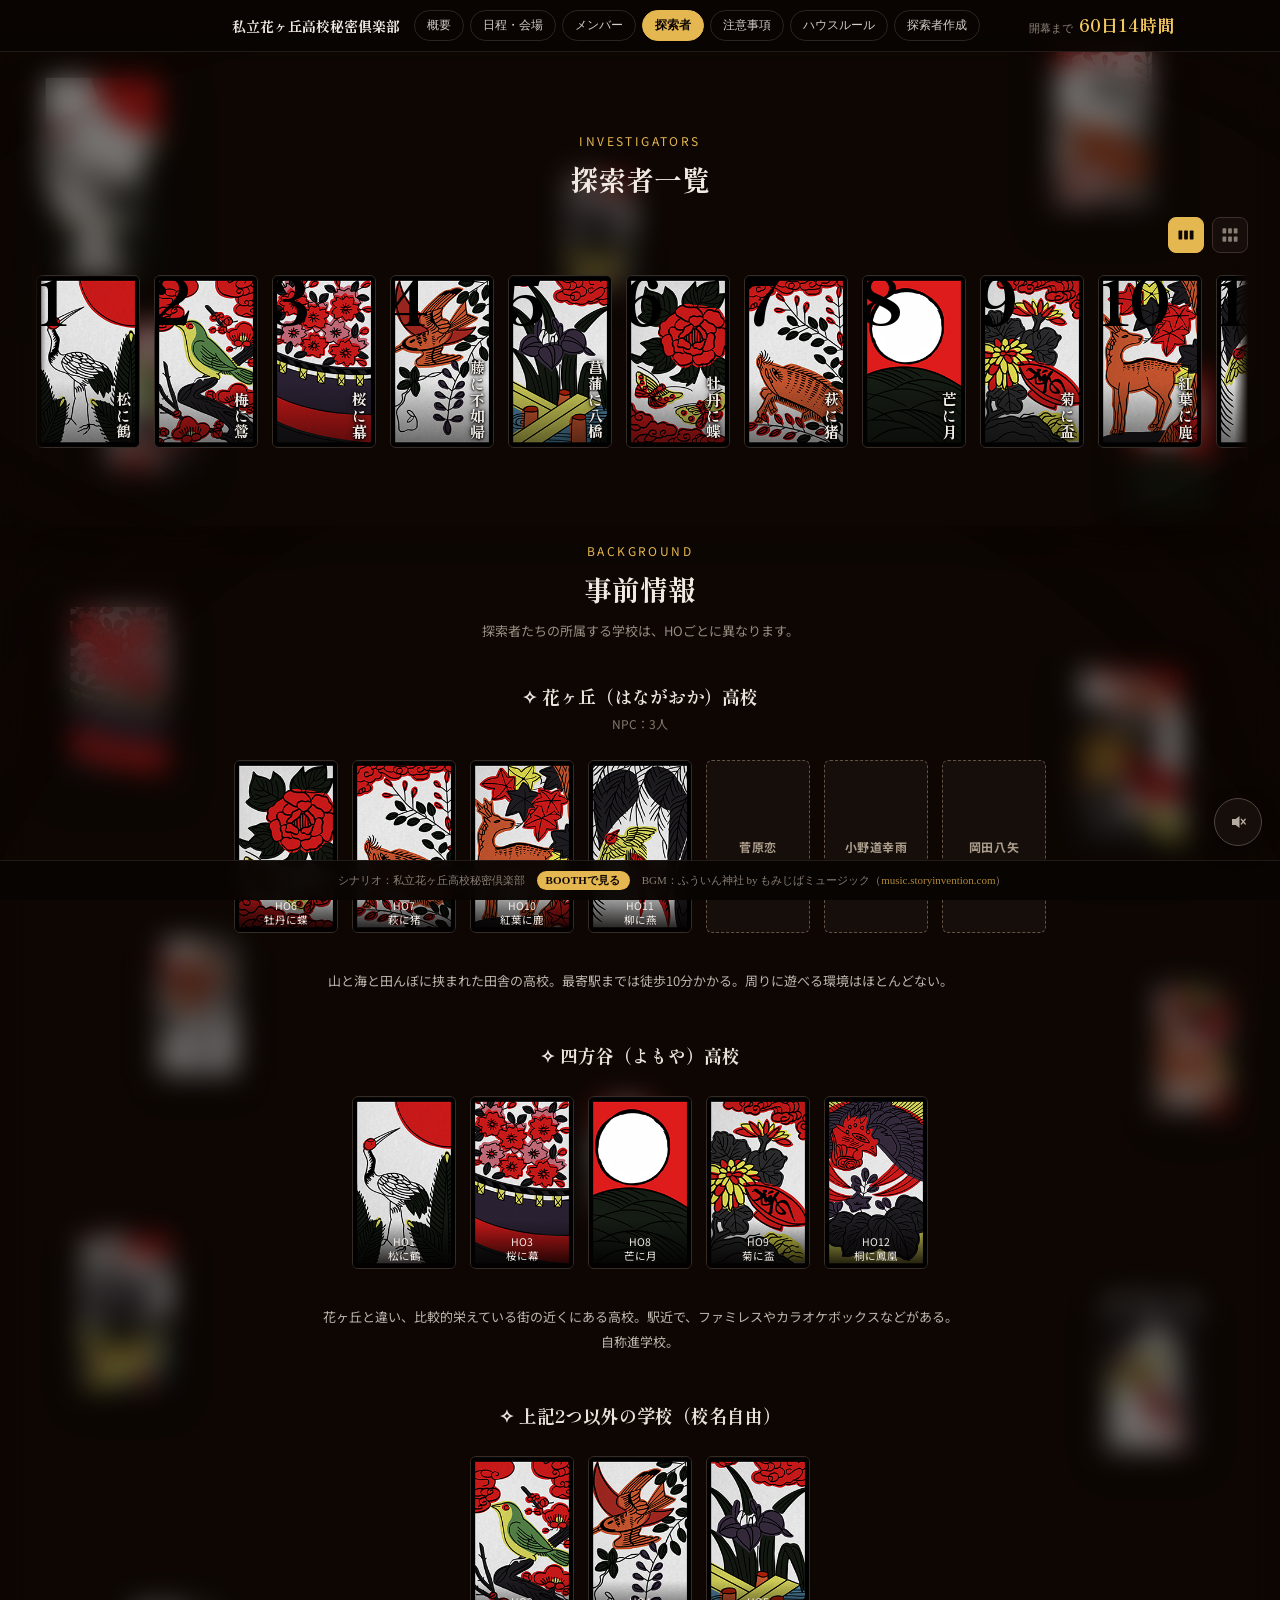
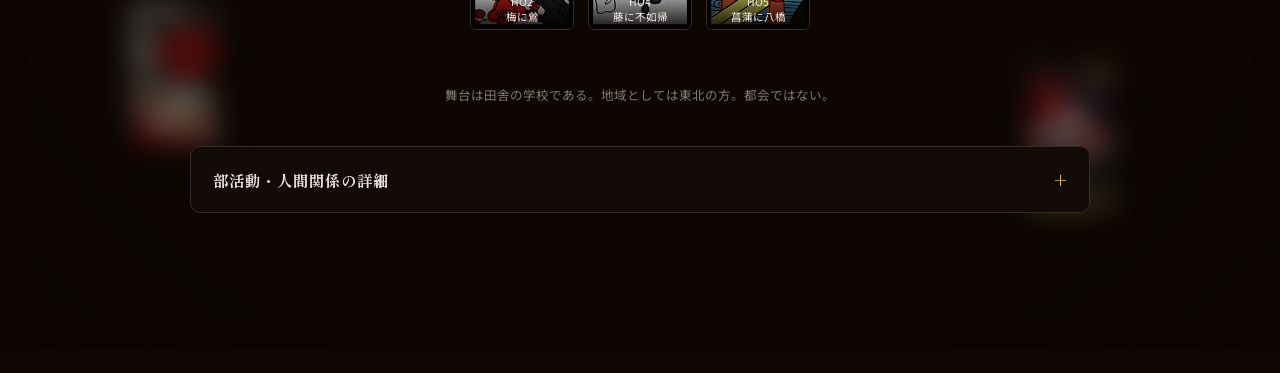
<file: investigators.html>
<!DOCTYPE html>
<html lang="ja">
<head>
<meta charset="utf-8">
<meta name="viewport" content="width=device-width, initial-scale=1">
<title>探索者・事前情報 - 私立花ヶ丘高校秘密倶楽部</title>
<link rel="preconnect" href="https://fonts.googleapis.com">
<link href="https://fonts.googleapis.com/css2?family=Shippori+Mincho:wght@400;500;600;700;800&family=Noto+Sans+JP:wght@400;500;700;900&display=swap" rel="stylesheet">
<link rel="stylesheet" href="assets/css/site.css">
</head>
<body>
<header id="site-header">
  <div class="header-inner">
    <a class="brand" href="index.html">私立花ヶ丘高校秘密倶楽部</a>
    <nav>
      <a href="overview.html">概要</a>
      <a href="schedule.html">日程・会場</a>
      <a href="members.html">メンバー</a>
      <a href="investigators.html" class="active">探索者</a>
      <a href="notes.html">注意事項</a>
      <a href="house-rules.html">ハウスルール</a>
      <a href="character-creation.html">探索者作成</a>
    </nav>
    <div id="header-countdown">
      <span>開幕まで</span>
      <span class="num" id="countdown-days-header">-</span>
    </div>
  </div>
</header>
<div id="page-wrap" style="position:relative; background:oklch(0.14 0.015 50); font-family:'Noto Sans JP', sans-serif; color:oklch(0.94 0.012 70); min-height:100vh;">

  <div id="deco-cards" style="position:absolute; top:0; left:0; width:100%; height:3200px; z-index:0; pointer-events:none; overflow:hidden;">
    <div style="position:absolute; top:3.75%; left:3%; width:130px; height:204px; border-radius:2px; box-shadow:0 18px 41px rgba(0,0,0,.55); --r0:-10deg; --r1:-5deg; --dx:8px; --dy:10px; animation:cardDrift 15s ease-in-out infinite 0s;"><img src="assets/hanafuda/01.png" alt="花札" style="width:100%;height:100%;object-fit:cover;border-radius:2px;display:block;"></div>
    <div style="position:absolute; top:16.25%; left:8%; width:96px; height:150px; border-radius:2px; box-shadow:0 14px 30px rgba(0,0,0,.50); --r0:12deg; --r1:16deg; --dx:-6px; --dy:8px; animation:cardDrift 19s ease-in-out infinite 1.4s;"><img src="assets/hanafuda/02.png" alt="花札" style="width:100%;height:100%;object-fit:cover;border-radius:2px;display:block;"></div>
    <div style="position:absolute; top:30.625%; left:5%; width:110px; height:172px; border-radius:2px; box-shadow:0 15px 34px rgba(0,0,0,.50); --r0:-14deg; --r1:-9deg; --dx:7px; --dy:-8px; animation:cardDrift 17s ease-in-out infinite 2.5s;"><img src="assets/hanafuda/03.png" alt="花札" style="width:100%;height:100%;object-fit:cover;border-radius:2px;display:block;"></div>
    <div style="position:absolute; top:47.5%; left:12%; width:88px; height:138px; border-radius:2px; box-shadow:0 12px 28px rgba(0,0,0,.45); --r0:6deg; --r1:2deg; --dx:-8px; --dy:6px; animation:cardDrift 21s ease-in-out infinite 0.6s;"><img src="assets/hanafuda/04.png" alt="花札" style="width:100%;height:100%;object-fit:cover;border-radius:2px;display:block;"></div>
    <div style="position:absolute; top:62.5%; left:6%; width:100px; height:156px; border-radius:2px; box-shadow:0 14px 31px rgba(0,0,0,.45); --r0:9deg; --r1:5deg; --dx:6px; --dy:8px; animation:cardDrift 20s ease-in-out infinite 3.3s;"><img src="assets/hanafuda/05.png" alt="花札" style="width:100%;height:100%;object-fit:cover;border-radius:2px;display:block;"></div>
    <div style="position:absolute; top:81.25%; left:10%; width:92px; height:144px; border-radius:2px; box-shadow:0 13px 29px rgba(0,0,0,.45); --r0:-7deg; --r1:-2deg; --dx:-6px; --dy:7px; animation:cardDrift 18s ease-in-out infinite 1.7s;"><img src="assets/hanafuda/06.png" alt="花札" style="width:100%;height:100%;object-fit:cover;border-radius:2px;display:block;"></div>
    <div style="position:absolute; top:1.875%; left:82%; width:108px; height:170px; border-radius:2px; box-shadow:0 15px 34px rgba(0,0,0,.55); --r0:15deg; --r1:9deg; --dx:-8px; --dy:8px; animation:cardDrift 16s ease-in-out infinite 0.9s;"><img src="assets/hanafuda/07.png" alt="花札" style="width:100%;height:100%;object-fit:cover;border-radius:2px;display:block;"></div>
    <div style="position:absolute; top:18.75%; left:88%; width:90px; height:141px; border-radius:2px; box-shadow:0 13px 28px rgba(0,0,0,.45); --r0:-8deg; --r1:-3deg; --dx:6px; --dy:-6px; animation:cardDrift 20s ease-in-out infinite 2s;"><img src="assets/hanafuda/08.png" alt="花札" style="width:100%;height:100%;object-fit:cover;border-radius:2px;display:block;"></div>
    <div style="position:absolute; top:33.75%; left:84%; width:114px; height:179px; border-radius:2px; box-shadow:0 16px 36px rgba(0,0,0,.50); --r0:9deg; --r1:14deg; --dx:-7px; --dy:9px; animation:cardDrift 18s ease-in-out infinite 3.1s;"><img src="assets/hanafuda/09.png" alt="花札" style="width:100%;height:100%;object-fit:cover;border-radius:2px;display:block;"></div>
    <div style="position:absolute; top:50%; left:90%; width:84px; height:132px; border-radius:2px; box-shadow:0 12px 26px rgba(0,0,0,.45); --r0:-5deg; --r1:0deg; --dx:6px; --dy:6px; animation:cardDrift 22s ease-in-out infinite 1.8s;"><img src="assets/hanafuda/10.png" alt="花札" style="width:100%;height:100%;object-fit:cover;border-radius:2px;display:block;"></div>
    <div style="position:absolute; top:65.625%; left:86%; width:100px; height:156px; border-radius:2px; box-shadow:0 14px 31px rgba(0,0,0,.45); --r0:11deg; --r1:6deg; --dx:-6px; --dy:8px; animation:cardDrift 19s ease-in-out infinite 0.4s;"><img src="assets/hanafuda/11.png" alt="花札" style="width:100%;height:100%;object-fit:cover;border-radius:2px;display:block;"></div>
    <div style="position:absolute; top:84.375%; left:80%; width:92px; height:144px; border-radius:2px; box-shadow:0 13px 29px rgba(0,0,0,.45); --r0:-9deg; --r1:-4deg; --dx:7px; --dy:-7px; animation:cardDrift 21s ease-in-out infinite 2.8s;"><img src="assets/hanafuda/12.png" alt="花札" style="width:100%;height:100%;object-fit:cover;border-radius:2px;display:block;"></div>
    <div style="position:absolute; top:8.75%; left:44%; width:76px; height:119px; border-radius:2px; box-shadow:0 11px 24px rgba(0,0,0,.40); opacity:0.85; --r0:4deg; --r1:9deg; --dx:5px; --dy:5px; animation:cardDrift 24s ease-in-out infinite 3.6s;"><img src="assets/hanafuda/05.png" alt="花札" style="width:100%;height:100%;object-fit:cover;border-radius:2px;display:block;"></div>
    <div style="position:absolute; top:55.625%; left:46%; width:74px; height:116px; border-radius:2px; box-shadow:0 10px 23px rgba(0,0,0,.40); opacity:0.85; --r0:-6deg; --r1:-2deg; --dx:-5px; --dy:7px; animation:cardDrift 23s ease-in-out infinite 1.1s;"><img src="assets/hanafuda/02.png" alt="花札" style="width:100%;height:100%;object-fit:cover;border-radius:2px;display:block;"></div>
  </div>
  <div id="investigators" class="content-panel" style="position:relative; z-index:1; max-width:1600px; margin:0 auto; padding:80px 32px;">
    <div style="text-align:center; margin-bottom:18px;">
      <div style="font-size:12px; letter-spacing:0.2em; color:oklch(0.8 0.13 85); margin-bottom:10px;">INVESTIGATORS</div>
      <h2 style="font-family:'Shippori Mincho', serif; font-size:28px; margin:0; font-weight:700;">探索者一覧</h2>
    </div>
    <div style="margin:0 0 12px; display:flex; justify-content:flex-end;">
      <div class="view-toggle-group">
        <button type="button" id="view-toggle-row" class="view-toggle-btn active" onclick="setInvestigatorView('row')" aria-label="1列表示に切り替え" title="1列表示">
          <svg viewBox="0 0 24 24" fill="currentColor">
            <rect x="2" y="6" width="5" height="12" rx="1"/>
            <rect x="9.5" y="6" width="5" height="12" rx="1"/>
            <rect x="17" y="6" width="5" height="12" rx="1"/>
          </svg>
        </button>
        <button type="button" id="view-toggle-grid" class="view-toggle-btn" onclick="setInvestigatorView('grid')" aria-label="2段表示に切り替え" title="2段表示">
          <svg viewBox="0 0 24 24" fill="currentColor">
            <rect x="2" y="3" width="5" height="7" rx="1"/>
            <rect x="9.5" y="3" width="5" height="7" rx="1"/>
            <rect x="17" y="3" width="5" height="7" rx="1"/>
            <rect x="2" y="14" width="5" height="7" rx="1"/>
            <rect x="9.5" y="14" width="5" height="7" rx="1"/>
            <rect x="17" y="14" width="5" height="7" rx="1"/>
          </svg>
        </button>
      </div>
    </div>
    <div id="investigator-view-row">
    <div class="char-row-wrap"><div class="char-row">
      <button class="char-card" type="button" onclick="openCharacterModal('ho1')" aria-label="探索者A HO1 松に鶴">
        <div class="char-card-inner">
          <div class="char-card-face char-card-front">
            <img src="assets/hanafuda/01.png" alt="花札 松に鶴">
            <div class="card-ho-number">1</div>
            <div class="card-ho-name-vert">松に鶴</div>
          </div>
          <div class="char-card-face char-card-back">
            <div class="char-figure"><div class="char-glow"></div><svg viewBox="0 0 60 130"><circle cx="30" cy="24" r="20" fill="oklch(0.4 0.02 50)"/><path d="M8 130 L8 90 Q8 60 30 60 Q52 60 52 90 L52 130 Z" fill="oklch(0.4 0.02 50)"/></svg></div>
            <div class="char-name">探索者A</div>
          </div>
        </div>
      </button>
      <button class="char-card" type="button" onclick="openCharacterModal('ho2')" aria-label="探索者B HO2 梅に鶯">
        <div class="char-card-inner">
          <div class="char-card-face char-card-front">
            <img src="assets/hanafuda/02.png" alt="花札 梅に鶯">
            <div class="card-ho-number">2</div>
            <div class="card-ho-name-vert">梅に鶯</div>
          </div>
          <div class="char-card-face char-card-back">
            <div class="char-figure"><div class="char-glow"></div><svg viewBox="0 0 60 130"><circle cx="30" cy="24" r="20" fill="oklch(0.4 0.02 50)"/><path d="M8 130 L8 90 Q8 60 30 60 Q52 60 52 90 L52 130 Z" fill="oklch(0.4 0.02 50)"/></svg></div>
            <div class="char-name">探索者B</div>
          </div>
        </div>
      </button>
      <button class="char-card" type="button" onclick="openCharacterModal('ho3')" aria-label="探索者C HO3 桜に幕">
        <div class="char-card-inner">
          <div class="char-card-face char-card-front">
            <img src="assets/hanafuda/03.png" alt="花札 桜に幕">
            <div class="card-ho-number">3</div>
            <div class="card-ho-name-vert">桜に幕</div>
          </div>
          <div class="char-card-face char-card-back">
            <div class="char-figure"><div class="char-glow"></div><svg viewBox="0 0 60 130"><circle cx="30" cy="24" r="20" fill="oklch(0.4 0.02 50)"/><path d="M8 130 L8 90 Q8 60 30 60 Q52 60 52 90 L52 130 Z" fill="oklch(0.4 0.02 50)"/></svg></div>
            <div class="char-name">探索者C</div>
          </div>
        </div>
      </button>
      <button class="char-card" type="button" onclick="openCharacterModal('ho4')" aria-label="探索者D HO4 藤に不如帰">
        <div class="char-card-inner">
          <div class="char-card-face char-card-front">
            <img src="assets/hanafuda/04.png" alt="花札 藤に不如帰">
            <div class="card-ho-number">4</div>
            <div class="card-ho-name-vert">藤に不如帰</div>
          </div>
          <div class="char-card-face char-card-back">
            <div class="char-figure"><div class="char-glow"></div><svg viewBox="0 0 60 130"><circle cx="30" cy="24" r="20" fill="oklch(0.4 0.02 50)"/><path d="M8 130 L8 90 Q8 60 30 60 Q52 60 52 90 L52 130 Z" fill="oklch(0.4 0.02 50)"/></svg></div>
            <div class="char-name">探索者D</div>
          </div>
        </div>
      </button>
      <button class="char-card" type="button" onclick="openCharacterModal('ho5')" aria-label="探索者E HO5 菖蒲に八橋">
        <div class="char-card-inner">
          <div class="char-card-face char-card-front">
            <img src="assets/hanafuda/05.png" alt="花札 菖蒲に八橋">
            <div class="card-ho-number">5</div>
            <div class="card-ho-name-vert">菖蒲に八橋</div>
          </div>
          <div class="char-card-face char-card-back">
            <div class="char-figure"><div class="char-glow"></div><svg viewBox="0 0 60 130"><circle cx="30" cy="24" r="20" fill="oklch(0.4 0.02 50)"/><path d="M8 130 L8 90 Q8 60 30 60 Q52 60 52 90 L52 130 Z" fill="oklch(0.4 0.02 50)"/></svg></div>
            <div class="char-name">探索者E</div>
          </div>
        </div>
      </button>
      <button class="char-card" type="button" onclick="openCharacterModal('ho6')" aria-label="探索者F HO6 牡丹に蝶">
        <div class="char-card-inner">
          <div class="char-card-face char-card-front">
            <img src="assets/hanafuda/06.png" alt="花札 牡丹に蝶">
            <div class="card-ho-number">6</div>
            <div class="card-ho-name-vert">牡丹に蝶</div>
          </div>
          <div class="char-card-face char-card-back">
            <div class="char-figure"><div class="char-glow"></div><svg viewBox="0 0 60 130"><circle cx="30" cy="24" r="20" fill="oklch(0.4 0.02 50)"/><path d="M8 130 L8 90 Q8 60 30 60 Q52 60 52 90 L52 130 Z" fill="oklch(0.4 0.02 50)"/></svg></div>
            <div class="char-name">探索者F</div>
          </div>
        </div>
      </button>
      <button class="char-card" type="button" onclick="openCharacterModal('ho7')" aria-label="探索者G HO7 萩に猪">
        <div class="char-card-inner">
          <div class="char-card-face char-card-front">
            <img src="assets/hanafuda/07.png" alt="花札 萩に猪">
            <div class="card-ho-number">7</div>
            <div class="card-ho-name-vert">萩に猪</div>
          </div>
          <div class="char-card-face char-card-back">
            <div class="char-figure"><div class="char-glow"></div><svg viewBox="0 0 60 130"><circle cx="30" cy="24" r="20" fill="oklch(0.4 0.02 50)"/><path d="M8 130 L8 90 Q8 60 30 60 Q52 60 52 90 L52 130 Z" fill="oklch(0.4 0.02 50)"/></svg></div>
            <div class="char-name">探索者G</div>
          </div>
        </div>
      </button>
      <button class="char-card" type="button" onclick="openCharacterModal('ho8')" aria-label="探索者H HO8 芒に月">
        <div class="char-card-inner">
          <div class="char-card-face char-card-front">
            <img src="assets/hanafuda/08.png" alt="花札 芒に月">
            <div class="card-ho-number">8</div>
            <div class="card-ho-name-vert">芒に月</div>
          </div>
          <div class="char-card-face char-card-back">
            <div class="char-figure"><div class="char-glow"></div><svg viewBox="0 0 60 130"><circle cx="30" cy="24" r="20" fill="oklch(0.4 0.02 50)"/><path d="M8 130 L8 90 Q8 60 30 60 Q52 60 52 90 L52 130 Z" fill="oklch(0.4 0.02 50)"/></svg></div>
            <div class="char-name">探索者H</div>
          </div>
        </div>
      </button>
      <button class="char-card" type="button" onclick="openCharacterModal('ho9')" aria-label="探索者I HO9 菊に盃">
        <div class="char-card-inner">
          <div class="char-card-face char-card-front">
            <img src="assets/hanafuda/09.png" alt="花札 菊に盃">
            <div class="card-ho-number">9</div>
            <div class="card-ho-name-vert">菊に盃</div>
          </div>
          <div class="char-card-face char-card-back">
            <div class="char-figure"><div class="char-glow"></div><svg viewBox="0 0 60 130"><circle cx="30" cy="24" r="20" fill="oklch(0.4 0.02 50)"/><path d="M8 130 L8 90 Q8 60 30 60 Q52 60 52 90 L52 130 Z" fill="oklch(0.4 0.02 50)"/></svg></div>
            <div class="char-name">探索者I</div>
          </div>
        </div>
      </button>
      <button class="char-card" type="button" onclick="openCharacterModal('ho10')" aria-label="探索者J HO10 紅葉に鹿">
        <div class="char-card-inner">
          <div class="char-card-face char-card-front">
            <img src="assets/hanafuda/10.png" alt="花札 紅葉に鹿">
            <div class="card-ho-number">10</div>
            <div class="card-ho-name-vert">紅葉に鹿</div>
          </div>
          <div class="char-card-face char-card-back">
            <div class="char-figure"><div class="char-glow"></div><svg viewBox="0 0 60 130"><circle cx="30" cy="24" r="20" fill="oklch(0.4 0.02 50)"/><path d="M8 130 L8 90 Q8 60 30 60 Q52 60 52 90 L52 130 Z" fill="oklch(0.4 0.02 50)"/></svg></div>
            <div class="char-name">探索者J</div>
          </div>
        </div>
      </button>
      <button class="char-card" type="button" onclick="openCharacterModal('ho11')" aria-label="探索者K HO11 柳に燕">
        <div class="char-card-inner">
          <div class="char-card-face char-card-front">
            <img src="assets/hanafuda/11.png" alt="花札 柳に燕">
            <div class="card-ho-number">11</div>
            <div class="card-ho-name-vert">柳に燕</div>
          </div>
          <div class="char-card-face char-card-back">
            <div class="char-figure"><div class="char-glow"></div><svg viewBox="0 0 60 130"><circle cx="30" cy="24" r="20" fill="oklch(0.4 0.02 50)"/><path d="M8 130 L8 90 Q8 60 30 60 Q52 60 52 90 L52 130 Z" fill="oklch(0.4 0.02 50)"/></svg></div>
            <div class="char-name">探索者K</div>
          </div>
        </div>
      </button>
      <button class="char-card" type="button" onclick="openCharacterModal('ho12')" aria-label="探索者L HO12 桐に鳳凰">
        <div class="char-card-inner">
          <div class="char-card-face char-card-front">
            <img src="assets/hanafuda/12.png" alt="花札 桐に鳳凰">
            <div class="card-ho-number">12</div>
            <div class="card-ho-name-vert">桐に鳳凰</div>
          </div>
          <div class="char-card-face char-card-back">
            <div class="char-figure"><div class="char-glow"></div><svg viewBox="0 0 60 130"><circle cx="30" cy="24" r="20" fill="oklch(0.4 0.02 50)"/><path d="M8 130 L8 90 Q8 60 30 60 Q52 60 52 90 L52 130 Z" fill="oklch(0.4 0.02 50)"/></svg></div>
            <div class="char-name">探索者L</div>
          </div>
        </div>
      </button>
    </div></div>
    </div>

    <div id="investigator-view-grid" style="display:none;">
    <div class="char-grid-2row">
      <button class="char-card char-card--lg" type="button" onclick="openCharacterModal('ho1')" aria-label="探索者A HO1 松に鶴">
        <div class="char-card-inner">
          <div class="char-card-face char-card-front">
            <img src="assets/hanafuda/01.png" alt="花札 松に鶴">
            <div class="card-ho-number">1</div>
            <div class="card-ho-name-vert">松に鶴</div>
          </div>
          <div class="char-card-face char-card-back">
            <div class="char-figure"><div class="char-glow"></div><svg viewBox="0 0 60 130"><circle cx="30" cy="24" r="20" fill="oklch(0.4 0.02 50)"/><path d="M8 130 L8 90 Q8 60 30 60 Q52 60 52 90 L52 130 Z" fill="oklch(0.4 0.02 50)"/></svg></div>
            <div class="char-name">探索者A</div>
          </div>
        </div>
      </button>
      <button class="char-card char-card--lg" type="button" onclick="openCharacterModal('ho2')" aria-label="探索者B HO2 梅に鶯">
        <div class="char-card-inner">
          <div class="char-card-face char-card-front">
            <img src="assets/hanafuda/02.png" alt="花札 梅に鶯">
            <div class="card-ho-number">2</div>
            <div class="card-ho-name-vert">梅に鶯</div>
          </div>
          <div class="char-card-face char-card-back">
            <div class="char-figure"><div class="char-glow"></div><svg viewBox="0 0 60 130"><circle cx="30" cy="24" r="20" fill="oklch(0.4 0.02 50)"/><path d="M8 130 L8 90 Q8 60 30 60 Q52 60 52 90 L52 130 Z" fill="oklch(0.4 0.02 50)"/></svg></div>
            <div class="char-name">探索者B</div>
          </div>
        </div>
      </button>
      <button class="char-card char-card--lg" type="button" onclick="openCharacterModal('ho3')" aria-label="探索者C HO3 桜に幕">
        <div class="char-card-inner">
          <div class="char-card-face char-card-front">
            <img src="assets/hanafuda/03.png" alt="花札 桜に幕">
            <div class="card-ho-number">3</div>
            <div class="card-ho-name-vert">桜に幕</div>
          </div>
          <div class="char-card-face char-card-back">
            <div class="char-figure"><div class="char-glow"></div><svg viewBox="0 0 60 130"><circle cx="30" cy="24" r="20" fill="oklch(0.4 0.02 50)"/><path d="M8 130 L8 90 Q8 60 30 60 Q52 60 52 90 L52 130 Z" fill="oklch(0.4 0.02 50)"/></svg></div>
            <div class="char-name">探索者C</div>
          </div>
        </div>
      </button>
      <button class="char-card char-card--lg" type="button" onclick="openCharacterModal('ho4')" aria-label="探索者D HO4 藤に不如帰">
        <div class="char-card-inner">
          <div class="char-card-face char-card-front">
            <img src="assets/hanafuda/04.png" alt="花札 藤に不如帰">
            <div class="card-ho-number">4</div>
            <div class="card-ho-name-vert">藤に不如帰</div>
          </div>
          <div class="char-card-face char-card-back">
            <div class="char-figure"><div class="char-glow"></div><svg viewBox="0 0 60 130"><circle cx="30" cy="24" r="20" fill="oklch(0.4 0.02 50)"/><path d="M8 130 L8 90 Q8 60 30 60 Q52 60 52 90 L52 130 Z" fill="oklch(0.4 0.02 50)"/></svg></div>
            <div class="char-name">探索者D</div>
          </div>
        </div>
      </button>
      <button class="char-card char-card--lg" type="button" onclick="openCharacterModal('ho5')" aria-label="探索者E HO5 菖蒲に八橋">
        <div class="char-card-inner">
          <div class="char-card-face char-card-front">
            <img src="assets/hanafuda/05.png" alt="花札 菖蒲に八橋">
            <div class="card-ho-number">5</div>
            <div class="card-ho-name-vert">菖蒲に八橋</div>
          </div>
          <div class="char-card-face char-card-back">
            <div class="char-figure"><div class="char-glow"></div><svg viewBox="0 0 60 130"><circle cx="30" cy="24" r="20" fill="oklch(0.4 0.02 50)"/><path d="M8 130 L8 90 Q8 60 30 60 Q52 60 52 90 L52 130 Z" fill="oklch(0.4 0.02 50)"/></svg></div>
            <div class="char-name">探索者E</div>
          </div>
        </div>
      </button>
      <button class="char-card char-card--lg" type="button" onclick="openCharacterModal('ho6')" aria-label="探索者F HO6 牡丹に蝶">
        <div class="char-card-inner">
          <div class="char-card-face char-card-front">
            <img src="assets/hanafuda/06.png" alt="花札 牡丹に蝶">
            <div class="card-ho-number">6</div>
            <div class="card-ho-name-vert">牡丹に蝶</div>
          </div>
          <div class="char-card-face char-card-back">
            <div class="char-figure"><div class="char-glow"></div><svg viewBox="0 0 60 130"><circle cx="30" cy="24" r="20" fill="oklch(0.4 0.02 50)"/><path d="M8 130 L8 90 Q8 60 30 60 Q52 60 52 90 L52 130 Z" fill="oklch(0.4 0.02 50)"/></svg></div>
            <div class="char-name">探索者F</div>
          </div>
        </div>
      </button>
      <button class="char-card char-card--lg" type="button" onclick="openCharacterModal('ho7')" aria-label="探索者G HO7 萩に猪">
        <div class="char-card-inner">
          <div class="char-card-face char-card-front">
            <img src="assets/hanafuda/07.png" alt="花札 萩に猪">
            <div class="card-ho-number">7</div>
            <div class="card-ho-name-vert">萩に猪</div>
          </div>
          <div class="char-card-face char-card-back">
            <div class="char-figure"><div class="char-glow"></div><svg viewBox="0 0 60 130"><circle cx="30" cy="24" r="20" fill="oklch(0.4 0.02 50)"/><path d="M8 130 L8 90 Q8 60 30 60 Q52 60 52 90 L52 130 Z" fill="oklch(0.4 0.02 50)"/></svg></div>
            <div class="char-name">探索者G</div>
          </div>
        </div>
      </button>
      <button class="char-card char-card--lg" type="button" onclick="openCharacterModal('ho8')" aria-label="探索者H HO8 芒に月">
        <div class="char-card-inner">
          <div class="char-card-face char-card-front">
            <img src="assets/hanafuda/08.png" alt="花札 芒に月">
            <div class="card-ho-number">8</div>
            <div class="card-ho-name-vert">芒に月</div>
          </div>
          <div class="char-card-face char-card-back">
            <div class="char-figure"><div class="char-glow"></div><svg viewBox="0 0 60 130"><circle cx="30" cy="24" r="20" fill="oklch(0.4 0.02 50)"/><path d="M8 130 L8 90 Q8 60 30 60 Q52 60 52 90 L52 130 Z" fill="oklch(0.4 0.02 50)"/></svg></div>
            <div class="char-name">探索者H</div>
          </div>
        </div>
      </button>
      <button class="char-card char-card--lg" type="button" onclick="openCharacterModal('ho9')" aria-label="探索者I HO9 菊に盃">
        <div class="char-card-inner">
          <div class="char-card-face char-card-front">
            <img src="assets/hanafuda/09.png" alt="花札 菊に盃">
            <div class="card-ho-number">9</div>
            <div class="card-ho-name-vert">菊に盃</div>
          </div>
          <div class="char-card-face char-card-back">
            <div class="char-figure"><div class="char-glow"></div><svg viewBox="0 0 60 130"><circle cx="30" cy="24" r="20" fill="oklch(0.4 0.02 50)"/><path d="M8 130 L8 90 Q8 60 30 60 Q52 60 52 90 L52 130 Z" fill="oklch(0.4 0.02 50)"/></svg></div>
            <div class="char-name">探索者I</div>
          </div>
        </div>
      </button>
      <button class="char-card char-card--lg" type="button" onclick="openCharacterModal('ho10')" aria-label="探索者J HO10 紅葉に鹿">
        <div class="char-card-inner">
          <div class="char-card-face char-card-front">
            <img src="assets/hanafuda/10.png" alt="花札 紅葉に鹿">
            <div class="card-ho-number">10</div>
            <div class="card-ho-name-vert">紅葉に鹿</div>
          </div>
          <div class="char-card-face char-card-back">
            <div class="char-figure"><div class="char-glow"></div><svg viewBox="0 0 60 130"><circle cx="30" cy="24" r="20" fill="oklch(0.4 0.02 50)"/><path d="M8 130 L8 90 Q8 60 30 60 Q52 60 52 90 L52 130 Z" fill="oklch(0.4 0.02 50)"/></svg></div>
            <div class="char-name">探索者J</div>
          </div>
        </div>
      </button>
      <button class="char-card char-card--lg" type="button" onclick="openCharacterModal('ho11')" aria-label="探索者K HO11 柳に燕">
        <div class="char-card-inner">
          <div class="char-card-face char-card-front">
            <img src="assets/hanafuda/11.png" alt="花札 柳に燕">
            <div class="card-ho-number">11</div>
            <div class="card-ho-name-vert">柳に燕</div>
          </div>
          <div class="char-card-face char-card-back">
            <div class="char-figure"><div class="char-glow"></div><svg viewBox="0 0 60 130"><circle cx="30" cy="24" r="20" fill="oklch(0.4 0.02 50)"/><path d="M8 130 L8 90 Q8 60 30 60 Q52 60 52 90 L52 130 Z" fill="oklch(0.4 0.02 50)"/></svg></div>
            <div class="char-name">探索者K</div>
          </div>
        </div>
      </button>
      <button class="char-card char-card--lg" type="button" onclick="openCharacterModal('ho12')" aria-label="探索者L HO12 桐に鳳凰">
        <div class="char-card-inner">
          <div class="char-card-face char-card-front">
            <img src="assets/hanafuda/12.png" alt="花札 桐に鳳凰">
            <div class="card-ho-number">12</div>
            <div class="card-ho-name-vert">桐に鳳凰</div>
          </div>
          <div class="char-card-face char-card-back">
            <div class="char-figure"><div class="char-glow"></div><svg viewBox="0 0 60 130"><circle cx="30" cy="24" r="20" fill="oklch(0.4 0.02 50)"/><path d="M8 130 L8 90 Q8 60 30 60 Q52 60 52 90 L52 130 Z" fill="oklch(0.4 0.02 50)"/></svg></div>
            <div class="char-name">探索者L</div>
          </div>
        </div>
      </button>
    </div>
    </div>
  </div>

  <div id="ho-groups" class="content-panel" style="position:relative; z-index:1; max-width:1600px; margin:0 auto; padding:0 32px 120px;">
    <div style="text-align:center; margin-bottom:40px;">
      <div style="font-size:12px; letter-spacing:0.2em; color:oklch(0.8 0.13 85); margin-bottom:10px;">BACKGROUND</div>
      <h2 style="font-family:'Shippori Mincho', serif; font-size:28px; margin:0 0 10px; font-weight:700;">事前情報</h2>
      <p style="font-size:13px; color:oklch(0.65 0.02 70); margin:0 auto; max-width:560px; line-height:1.8;">探索者たちの所属する学校は、HOごとに異なります。</p>
    </div>

    <div style="margin-bottom:48px;">
      <div style="text-align:center; margin-bottom:18px;">
        <h3 style="font-family:'Shippori Mincho', serif; font-size:18px; margin:0 0 6px; font-weight:700; color:oklch(0.92 0.012 70);">✧ 花ヶ丘（はながおか）高校</h3>
        <p style="font-size:12px; color:oklch(0.58 0.02 70); margin:0;">NPC：3人</p>
      </div>
    <div class="char-row-wrap"><div class="char-row" style="justify-content:safe center;">
      <button class="char-card" type="button" onclick="openCharacterModal('ho6')" aria-label="探索者F HO6 牡丹に蝶">
        <div class="char-card-inner">
          <div class="char-card-face char-card-front">
            <img src="assets/hanafuda/06.png" alt="花札 牡丹に蝶">
            <div class="char-card-ho-label">HO6<br>牡丹に蝶</div>
          </div>
          <div class="char-card-face char-card-back">
            <div class="char-figure"><div class="char-glow"></div><svg viewBox="0 0 60 130"><circle cx="30" cy="24" r="20" fill="oklch(0.4 0.02 50)"/><path d="M8 130 L8 90 Q8 60 30 60 Q52 60 52 90 L52 130 Z" fill="oklch(0.4 0.02 50)"/></svg></div>
            <div class="char-name">探索者F</div>
          </div>
        </div>
      </button>
      <button class="char-card" type="button" onclick="openCharacterModal('ho7')" aria-label="探索者G HO7 萩に猪">
        <div class="char-card-inner">
          <div class="char-card-face char-card-front">
            <img src="assets/hanafuda/07.png" alt="花札 萩に猪">
            <div class="char-card-ho-label">HO7<br>萩に猪</div>
          </div>
          <div class="char-card-face char-card-back">
            <div class="char-figure"><div class="char-glow"></div><svg viewBox="0 0 60 130"><circle cx="30" cy="24" r="20" fill="oklch(0.4 0.02 50)"/><path d="M8 130 L8 90 Q8 60 30 60 Q52 60 52 90 L52 130 Z" fill="oklch(0.4 0.02 50)"/></svg></div>
            <div class="char-name">探索者G</div>
          </div>
        </div>
      </button>
      <button class="char-card" type="button" onclick="openCharacterModal('ho10')" aria-label="探索者J HO10 紅葉に鹿">
        <div class="char-card-inner">
          <div class="char-card-face char-card-front">
            <img src="assets/hanafuda/10.png" alt="花札 紅葉に鹿">
            <div class="char-card-ho-label">HO10<br>紅葉に鹿</div>
          </div>
          <div class="char-card-face char-card-back">
            <div class="char-figure"><div class="char-glow"></div><svg viewBox="0 0 60 130"><circle cx="30" cy="24" r="20" fill="oklch(0.4 0.02 50)"/><path d="M8 130 L8 90 Q8 60 30 60 Q52 60 52 90 L52 130 Z" fill="oklch(0.4 0.02 50)"/></svg></div>
            <div class="char-name">探索者J</div>
          </div>
        </div>
      </button>
      <button class="char-card" type="button" onclick="openCharacterModal('ho11')" aria-label="探索者K HO11 柳に燕">
        <div class="char-card-inner">
          <div class="char-card-face char-card-front">
            <img src="assets/hanafuda/11.png" alt="花札 柳に燕">
            <div class="char-card-ho-label">HO11<br>柳に燕</div>
          </div>
          <div class="char-card-face char-card-back">
            <div class="char-figure"><div class="char-glow"></div><svg viewBox="0 0 60 130"><circle cx="30" cy="24" r="20" fill="oklch(0.4 0.02 50)"/><path d="M8 130 L8 90 Q8 60 30 60 Q52 60 52 90 L52 130 Z" fill="oklch(0.4 0.02 50)"/></svg></div>
            <div class="char-name">探索者K</div>
          </div>
        </div>
      </button>
      <button class="npc-card" type="button" onclick="openCharacterModal('npc-sugawara')">菅原恋</button>
      <button class="npc-card" type="button" onclick="openCharacterModal('npc-onomichi')">小野道幸雨</button>
      <button class="npc-card" type="button" onclick="openCharacterModal('npc-okada')">岡田八矢</button>
    </div></div>

      <p style="font-size:13px; line-height:1.9; color:oklch(0.78 0.012 70); max-width:640px; margin:22px auto 0; text-align:center;">山と海と田んぼに挟まれた田舎の高校。最寄駅までは徒歩10分かかる。周りに遊べる環境はほとんどない。</p>
    </div>

    <div style="margin-bottom:48px;">
      <div style="text-align:center; margin-bottom:18px;">
        <h3 style="font-family:'Shippori Mincho', serif; font-size:18px; margin:0; font-weight:700; color:oklch(0.92 0.012 70);">✧ 四方谷（よもや）高校</h3>
      </div>
    <div class="char-row-wrap"><div class="char-row" style="justify-content:safe center;">
      <button class="char-card" type="button" onclick="openCharacterModal('ho1')" aria-label="探索者A HO1 松に鶴">
        <div class="char-card-inner">
          <div class="char-card-face char-card-front">
            <img src="assets/hanafuda/01.png" alt="花札 松に鶴">
            <div class="char-card-ho-label">HO1<br>松に鶴</div>
          </div>
          <div class="char-card-face char-card-back">
            <div class="char-figure"><div class="char-glow"></div><svg viewBox="0 0 60 130"><circle cx="30" cy="24" r="20" fill="oklch(0.4 0.02 50)"/><path d="M8 130 L8 90 Q8 60 30 60 Q52 60 52 90 L52 130 Z" fill="oklch(0.4 0.02 50)"/></svg></div>
            <div class="char-name">探索者A</div>
          </div>
        </div>
      </button>
      <button class="char-card" type="button" onclick="openCharacterModal('ho3')" aria-label="探索者C HO3 桜に幕">
        <div class="char-card-inner">
          <div class="char-card-face char-card-front">
            <img src="assets/hanafuda/03.png" alt="花札 桜に幕">
            <div class="char-card-ho-label">HO3<br>桜に幕</div>
          </div>
          <div class="char-card-face char-card-back">
            <div class="char-figure"><div class="char-glow"></div><svg viewBox="0 0 60 130"><circle cx="30" cy="24" r="20" fill="oklch(0.4 0.02 50)"/><path d="M8 130 L8 90 Q8 60 30 60 Q52 60 52 90 L52 130 Z" fill="oklch(0.4 0.02 50)"/></svg></div>
            <div class="char-name">探索者C</div>
          </div>
        </div>
      </button>
      <button class="char-card" type="button" onclick="openCharacterModal('ho8')" aria-label="探索者H HO8 芒に月">
        <div class="char-card-inner">
          <div class="char-card-face char-card-front">
            <img src="assets/hanafuda/08.png" alt="花札 芒に月">
            <div class="char-card-ho-label">HO8<br>芒に月</div>
          </div>
          <div class="char-card-face char-card-back">
            <div class="char-figure"><div class="char-glow"></div><svg viewBox="0 0 60 130"><circle cx="30" cy="24" r="20" fill="oklch(0.4 0.02 50)"/><path d="M8 130 L8 90 Q8 60 30 60 Q52 60 52 90 L52 130 Z" fill="oklch(0.4 0.02 50)"/></svg></div>
            <div class="char-name">探索者H</div>
          </div>
        </div>
      </button>
      <button class="char-card" type="button" onclick="openCharacterModal('ho9')" aria-label="探索者I HO9 菊に盃">
        <div class="char-card-inner">
          <div class="char-card-face char-card-front">
            <img src="assets/hanafuda/09.png" alt="花札 菊に盃">
            <div class="char-card-ho-label">HO9<br>菊に盃</div>
          </div>
          <div class="char-card-face char-card-back">
            <div class="char-figure"><div class="char-glow"></div><svg viewBox="0 0 60 130"><circle cx="30" cy="24" r="20" fill="oklch(0.4 0.02 50)"/><path d="M8 130 L8 90 Q8 60 30 60 Q52 60 52 90 L52 130 Z" fill="oklch(0.4 0.02 50)"/></svg></div>
            <div class="char-name">探索者I</div>
          </div>
        </div>
      </button>
      <button class="char-card" type="button" onclick="openCharacterModal('ho12')" aria-label="探索者L HO12 桐に鳳凰">
        <div class="char-card-inner">
          <div class="char-card-face char-card-front">
            <img src="assets/hanafuda/12.png" alt="花札 桐に鳳凰">
            <div class="char-card-ho-label">HO12<br>桐に鳳凰</div>
          </div>
          <div class="char-card-face char-card-back">
            <div class="char-figure"><div class="char-glow"></div><svg viewBox="0 0 60 130"><circle cx="30" cy="24" r="20" fill="oklch(0.4 0.02 50)"/><path d="M8 130 L8 90 Q8 60 30 60 Q52 60 52 90 L52 130 Z" fill="oklch(0.4 0.02 50)"/></svg></div>
            <div class="char-name">探索者L</div>
          </div>
        </div>
      </button>
    </div></div>

      <p style="font-size:13px; line-height:1.9; color:oklch(0.78 0.012 70); max-width:640px; margin:22px auto 0; text-align:center;">花ヶ丘と違い、比較的栄えている街の近くにある高校。駅近で、ファミレスやカラオケボックスなどがある。自称進学校。</p>
    </div>

    <div style="margin-bottom:40px;">
      <div style="text-align:center; margin-bottom:18px;">
        <h3 style="font-family:'Shippori Mincho', serif; font-size:18px; margin:0; font-weight:700; color:oklch(0.92 0.012 70);">✧ 上記2つ以外の学校（校名自由）</h3>
      </div>
    <div class="char-row-wrap"><div class="char-row" style="justify-content:safe center;">
      <button class="char-card" type="button" onclick="openCharacterModal('ho2')" aria-label="探索者B HO2 梅に鶯">
        <div class="char-card-inner">
          <div class="char-card-face char-card-front">
            <img src="assets/hanafuda/02.png" alt="花札 梅に鶯">
            <div class="char-card-ho-label">HO2<br>梅に鶯</div>
          </div>
          <div class="char-card-face char-card-back">
            <div class="char-figure"><div class="char-glow"></div><svg viewBox="0 0 60 130"><circle cx="30" cy="24" r="20" fill="oklch(0.4 0.02 50)"/><path d="M8 130 L8 90 Q8 60 30 60 Q52 60 52 90 L52 130 Z" fill="oklch(0.4 0.02 50)"/></svg></div>
            <div class="char-name">探索者B</div>
          </div>
        </div>
      </button>
      <button class="char-card" type="button" onclick="openCharacterModal('ho4')" aria-label="探索者D HO4 藤に不如帰">
        <div class="char-card-inner">
          <div class="char-card-face char-card-front">
            <img src="assets/hanafuda/04.png" alt="花札 藤に不如帰">
            <div class="char-card-ho-label">HO4<br>藤に不如帰</div>
          </div>
          <div class="char-card-face char-card-back">
            <div class="char-figure"><div class="char-glow"></div><svg viewBox="0 0 60 130"><circle cx="30" cy="24" r="20" fill="oklch(0.4 0.02 50)"/><path d="M8 130 L8 90 Q8 60 30 60 Q52 60 52 90 L52 130 Z" fill="oklch(0.4 0.02 50)"/></svg></div>
            <div class="char-name">探索者D</div>
          </div>
        </div>
      </button>
      <button class="char-card" type="button" onclick="openCharacterModal('ho5')" aria-label="探索者E HO5 菖蒲に八橋">
        <div class="char-card-inner">
          <div class="char-card-face char-card-front">
            <img src="assets/hanafuda/05.png" alt="花札 菖蒲に八橋">
            <div class="char-card-ho-label">HO5<br>菖蒲に八橋</div>
          </div>
          <div class="char-card-face char-card-back">
            <div class="char-figure"><div class="char-glow"></div><svg viewBox="0 0 60 130"><circle cx="30" cy="24" r="20" fill="oklch(0.4 0.02 50)"/><path d="M8 130 L8 90 Q8 60 30 60 Q52 60 52 90 L52 130 Z" fill="oklch(0.4 0.02 50)"/></svg></div>
            <div class="char-name">探索者E</div>
          </div>
        </div>
      </button>
    </div></div>

    </div>

    <p style="text-align:center; font-size:12.5px; color:oklch(0.58 0.02 70); margin:0 0 40px; line-height:1.8;">舞台は田舎の学校である。地域としては東北の方。都会ではない。</p>

    <details class="info-accordion">
      <summary>部活動・人間関係の詳細</summary>
      <div class="info-accordion-body">

        <div class="info-block">
          <p class="info-block-title">花ヶ丘高校オカルト部所属</p>
        <div class="char-row-wrap"><div class="char-row" style="justify-content:safe center;">
        <div class="card-slot"><span class="card-badge">部長</span><button class="npc-card" type="button" onclick="openCharacterModal('npc-sugawara')">菅原恋</button></div>
      <div class="card-slot">
      <button class="char-card" type="button" onclick="openCharacterModal('ho6')" aria-label="探索者F HO6 牡丹に蝶">
        <div class="char-card-inner">
          <div class="char-card-face char-card-front">
            <img src="assets/hanafuda/06.png" alt="花札 牡丹に蝶">
            <div class="char-card-ho-label">HO6<br>牡丹に蝶</div>
          </div>
          <div class="char-card-face char-card-back">
            <div class="char-figure"><div class="char-glow"></div><svg viewBox="0 0 60 130"><circle cx="30" cy="24" r="20" fill="oklch(0.4 0.02 50)"/><path d="M8 130 L8 90 Q8 60 30 60 Q52 60 52 90 L52 130 Z" fill="oklch(0.4 0.02 50)"/></svg></div>
            <div class="char-name">探索者F</div>
          </div>
        </div>
      </button>
      </div>
      <div class="card-slot">
      <button class="char-card" type="button" onclick="openCharacterModal('ho7')" aria-label="探索者G HO7 萩に猪">
        <div class="char-card-inner">
          <div class="char-card-face char-card-front">
            <img src="assets/hanafuda/07.png" alt="花札 萩に猪">
            <div class="char-card-ho-label">HO7<br>萩に猪</div>
          </div>
          <div class="char-card-face char-card-back">
            <div class="char-figure"><div class="char-glow"></div><svg viewBox="0 0 60 130"><circle cx="30" cy="24" r="20" fill="oklch(0.4 0.02 50)"/><path d="M8 130 L8 90 Q8 60 30 60 Q52 60 52 90 L52 130 Z" fill="oklch(0.4 0.02 50)"/></svg></div>
            <div class="char-name">探索者G</div>
          </div>
        </div>
      </button>
      </div>
      <div class="card-slot">
      <button class="char-card" type="button" onclick="openCharacterModal('ho10')" aria-label="探索者J HO10 紅葉に鹿">
        <div class="char-card-inner">
          <div class="char-card-face char-card-front">
            <img src="assets/hanafuda/10.png" alt="花札 紅葉に鹿">
            <div class="char-card-ho-label">HO10<br>紅葉に鹿</div>
          </div>
          <div class="char-card-face char-card-back">
            <div class="char-figure"><div class="char-glow"></div><svg viewBox="0 0 60 130"><circle cx="30" cy="24" r="20" fill="oklch(0.4 0.02 50)"/><path d="M8 130 L8 90 Q8 60 30 60 Q52 60 52 90 L52 130 Z" fill="oklch(0.4 0.02 50)"/></svg></div>
            <div class="char-name">探索者J</div>
          </div>
        </div>
      </button>
      </div>
      <div class="card-slot">
      <button class="char-card" type="button" onclick="openCharacterModal('ho11')" aria-label="探索者K HO11 柳に燕">
        <div class="char-card-inner">
          <div class="char-card-face char-card-front">
            <img src="assets/hanafuda/11.png" alt="花札 柳に燕">
            <div class="char-card-ho-label">HO11<br>柳に燕</div>
          </div>
          <div class="char-card-face char-card-back">
            <div class="char-figure"><div class="char-glow"></div><svg viewBox="0 0 60 130"><circle cx="30" cy="24" r="20" fill="oklch(0.4 0.02 50)"/><path d="M8 130 L8 90 Q8 60 30 60 Q52 60 52 90 L52 130 Z" fill="oklch(0.4 0.02 50)"/></svg></div>
            <div class="char-name">探索者K</div>
          </div>
        </div>
      </button>
      </div>
        <div class="card-slot"><button class="npc-card" type="button" onclick="openCharacterModal('npc-onomichi')">小野道幸雨</button></div>
        <div class="card-slot"><span class="card-badge">顧問</span><button class="npc-card" type="button" onclick="openCharacterModal('npc-okada')">岡田八矢</button></div>
        </div></div>
        </div>

        <div class="info-block">
          <p class="info-block-title">四方谷高校　オカルト部or新聞部</p>
          <div class="bring-pair-wrap"><div class="bring-pair">
        <div class="bring-group">
      <div class="card-slot">
        <span class="card-badge">部長</span>
      <button class="char-card" type="button" onclick="openCharacterModal('ho1')" aria-label="探索者A HO1 松に鶴">
        <div class="char-card-inner">
          <div class="char-card-face char-card-front">
            <img src="assets/hanafuda/01.png" alt="花札 松に鶴">
            <div class="char-card-ho-label">HO1<br>松に鶴</div>
          </div>
          <div class="char-card-face char-card-back">
            <div class="char-figure"><div class="char-glow"></div><svg viewBox="0 0 60 130"><circle cx="30" cy="24" r="20" fill="oklch(0.4 0.02 50)"/><path d="M8 130 L8 90 Q8 60 30 60 Q52 60 52 90 L52 130 Z" fill="oklch(0.4 0.02 50)"/></svg></div>
            <div class="char-name">探索者A</div>
          </div>
        </div>
      </button>
      </div>
      <div class="card-slot">
        <span class="card-badge">副部長</span>
      <button class="char-card" type="button" onclick="openCharacterModal('ho3')" aria-label="探索者C HO3 桜に幕">
        <div class="char-card-inner">
          <div class="char-card-face char-card-front">
            <img src="assets/hanafuda/03.png" alt="花札 桜に幕">
            <div class="char-card-ho-label">HO3<br>桜に幕</div>
          </div>
          <div class="char-card-face char-card-back">
            <div class="char-figure"><div class="char-glow"></div><svg viewBox="0 0 60 130"><circle cx="30" cy="24" r="20" fill="oklch(0.4 0.02 50)"/><path d="M8 130 L8 90 Q8 60 30 60 Q52 60 52 90 L52 130 Z" fill="oklch(0.4 0.02 50)"/></svg></div>
            <div class="char-name">探索者C</div>
          </div>
        </div>
      </button>
      </div>
        </div>
            <span class="bring-arrow">連れてきた →</span>
        <div class="bring-group">
      <div class="card-slot">
      <button class="char-card" type="button" onclick="openCharacterModal('ho8')" aria-label="探索者H HO8 芒に月">
        <div class="char-card-inner">
          <div class="char-card-face char-card-front">
            <img src="assets/hanafuda/08.png" alt="花札 芒に月">
            <div class="char-card-ho-label">HO8<br>芒に月</div>
          </div>
          <div class="char-card-face char-card-back">
            <div class="char-figure"><div class="char-glow"></div><svg viewBox="0 0 60 130"><circle cx="30" cy="24" r="20" fill="oklch(0.4 0.02 50)"/><path d="M8 130 L8 90 Q8 60 30 60 Q52 60 52 90 L52 130 Z" fill="oklch(0.4 0.02 50)"/></svg></div>
            <div class="char-name">探索者H</div>
          </div>
        </div>
      </button>
      </div>
      <div class="card-slot">
      <button class="char-card" type="button" onclick="openCharacterModal('ho9')" aria-label="探索者I HO9 菊に盃">
        <div class="char-card-inner">
          <div class="char-card-face char-card-front">
            <img src="assets/hanafuda/09.png" alt="花札 菊に盃">
            <div class="char-card-ho-label">HO9<br>菊に盃</div>
          </div>
          <div class="char-card-face char-card-back">
            <div class="char-figure"><div class="char-glow"></div><svg viewBox="0 0 60 130"><circle cx="30" cy="24" r="20" fill="oklch(0.4 0.02 50)"/><path d="M8 130 L8 90 Q8 60 30 60 Q52 60 52 90 L52 130 Z" fill="oklch(0.4 0.02 50)"/></svg></div>
            <div class="char-name">探索者I</div>
          </div>
        </div>
      </button>
      </div>
      <div class="card-slot">
      <button class="char-card" type="button" onclick="openCharacterModal('ho12')" aria-label="探索者L HO12 桐に鳳凰">
        <div class="char-card-inner">
          <div class="char-card-face char-card-front">
            <img src="assets/hanafuda/12.png" alt="花札 桐に鳳凰">
            <div class="char-card-ho-label">HO12<br>桐に鳳凰</div>
          </div>
          <div class="char-card-face char-card-back">
            <div class="char-figure"><div class="char-glow"></div><svg viewBox="0 0 60 130"><circle cx="30" cy="24" r="20" fill="oklch(0.4 0.02 50)"/><path d="M8 130 L8 90 Q8 60 30 60 Q52 60 52 90 L52 130 Z" fill="oklch(0.4 0.02 50)"/></svg></div>
            <div class="char-name">探索者L</div>
          </div>
        </div>
      </button>
      </div>
        </div>
          </div></div>
        </div>

        <div class="info-block">
          <p class="info-block-title">学校・部活動は自由（友達同士）</p>
          <div class="bring-pair-wrap"><div class="bring-pair">
        <div class="bring-group">
      <div class="card-slot">
      <button class="char-card" type="button" onclick="openCharacterModal('ho2')" aria-label="探索者B HO2 梅に鶯">
        <div class="char-card-inner">
          <div class="char-card-face char-card-front">
            <img src="assets/hanafuda/02.png" alt="花札 梅に鶯">
            <div class="char-card-ho-label">HO2<br>梅に鶯</div>
          </div>
          <div class="char-card-face char-card-back">
            <div class="char-figure"><div class="char-glow"></div><svg viewBox="0 0 60 130"><circle cx="30" cy="24" r="20" fill="oklch(0.4 0.02 50)"/><path d="M8 130 L8 90 Q8 60 30 60 Q52 60 52 90 L52 130 Z" fill="oklch(0.4 0.02 50)"/></svg></div>
            <div class="char-name">探索者B</div>
          </div>
        </div>
      </button>
      </div>
        </div>
            <span class="bring-arrow">連れてきた →</span>
        <div class="bring-group">
      <div class="card-slot">
      <button class="char-card" type="button" onclick="openCharacterModal('ho4')" aria-label="探索者D HO4 藤に不如帰">
        <div class="char-card-inner">
          <div class="char-card-face char-card-front">
            <img src="assets/hanafuda/04.png" alt="花札 藤に不如帰">
            <div class="char-card-ho-label">HO4<br>藤に不如帰</div>
          </div>
          <div class="char-card-face char-card-back">
            <div class="char-figure"><div class="char-glow"></div><svg viewBox="0 0 60 130"><circle cx="30" cy="24" r="20" fill="oklch(0.4 0.02 50)"/><path d="M8 130 L8 90 Q8 60 30 60 Q52 60 52 90 L52 130 Z" fill="oklch(0.4 0.02 50)"/></svg></div>
            <div class="char-name">探索者D</div>
          </div>
        </div>
      </button>
      </div>
      <div class="card-slot">
      <button class="char-card" type="button" onclick="openCharacterModal('ho5')" aria-label="探索者E HO5 菖蒲に八橋">
        <div class="char-card-inner">
          <div class="char-card-face char-card-front">
            <img src="assets/hanafuda/05.png" alt="花札 菖蒲に八橋">
            <div class="char-card-ho-label">HO5<br>菖蒲に八橋</div>
          </div>
          <div class="char-card-face char-card-back">
            <div class="char-figure"><div class="char-glow"></div><svg viewBox="0 0 60 130"><circle cx="30" cy="24" r="20" fill="oklch(0.4 0.02 50)"/><path d="M8 130 L8 90 Q8 60 30 60 Q52 60 52 90 L52 130 Z" fill="oklch(0.4 0.02 50)"/></svg></div>
            <div class="char-name">探索者E</div>
          </div>
        </div>
      </button>
      </div>
        </div>
          </div></div>
        </div>

        <div class="info-block">
          <p class="info-block-title">元々の知り合い（百物語の誘いに乗り花ヶ丘高校へ）</p>
          <div class="bring-pair-wrap"><div class="bring-pair">
        <div class="bring-group">
      <div class="card-slot">
        <button class="npc-card" type="button" onclick="openCharacterModal('npc-sugawara')">菅原恋</button>
      </div>
        </div>
            <span class="bring-arrow">誘った →</span>
        <div class="bring-group">
      <div class="card-slot">
      <button class="char-card" type="button" onclick="openCharacterModal('ho1')" aria-label="探索者A HO1 松に鶴">
        <div class="char-card-inner">
          <div class="char-card-face char-card-front">
            <img src="assets/hanafuda/01.png" alt="花札 松に鶴">
            <div class="char-card-ho-label">HO1<br>松に鶴</div>
          </div>
          <div class="char-card-face char-card-back">
            <div class="char-figure"><div class="char-glow"></div><svg viewBox="0 0 60 130"><circle cx="30" cy="24" r="20" fill="oklch(0.4 0.02 50)"/><path d="M8 130 L8 90 Q8 60 30 60 Q52 60 52 90 L52 130 Z" fill="oklch(0.4 0.02 50)"/></svg></div>
            <div class="char-name">探索者A</div>
          </div>
        </div>
      </button>
      </div>
      <div class="card-slot">
      <button class="char-card" type="button" onclick="openCharacterModal('ho2')" aria-label="探索者B HO2 梅に鶯">
        <div class="char-card-inner">
          <div class="char-card-face char-card-front">
            <img src="assets/hanafuda/02.png" alt="花札 梅に鶯">
            <div class="char-card-ho-label">HO2<br>梅に鶯</div>
          </div>
          <div class="char-card-face char-card-back">
            <div class="char-figure"><div class="char-glow"></div><svg viewBox="0 0 60 130"><circle cx="30" cy="24" r="20" fill="oklch(0.4 0.02 50)"/><path d="M8 130 L8 90 Q8 60 30 60 Q52 60 52 90 L52 130 Z" fill="oklch(0.4 0.02 50)"/></svg></div>
            <div class="char-name">探索者B</div>
          </div>
        </div>
      </button>
      </div>
      <div class="card-slot">
      <button class="char-card" type="button" onclick="openCharacterModal('ho3')" aria-label="探索者C HO3 桜に幕">
        <div class="char-card-inner">
          <div class="char-card-face char-card-front">
            <img src="assets/hanafuda/03.png" alt="花札 桜に幕">
            <div class="char-card-ho-label">HO3<br>桜に幕</div>
          </div>
          <div class="char-card-face char-card-back">
            <div class="char-figure"><div class="char-glow"></div><svg viewBox="0 0 60 130"><circle cx="30" cy="24" r="20" fill="oklch(0.4 0.02 50)"/><path d="M8 130 L8 90 Q8 60 30 60 Q52 60 52 90 L52 130 Z" fill="oklch(0.4 0.02 50)"/></svg></div>
            <div class="char-name">探索者C</div>
          </div>
        </div>
      </button>
      </div>
        </div>
          </div></div>
        </div>

      </div>
    </details>
  </div>

</div>

  <footer id="site-footer">
    <button id="back-to-top" type="button" onclick="window.scrollTo({top:0, behavior:'smooth'})" aria-label="ページ上部へ戻る">
      <svg viewBox="0 0 24 24" fill="none" stroke="currentColor" stroke-width="2.5" stroke-linecap="round" stroke-linejoin="round"><path d="M12 19V5"/><path d="M5 12l7-7 7 7"/></svg>
      <span>TOP</span>
    </button>
    <span class="footer-line">シナリオ：私立花ヶ丘高校秘密倶楽部</span>
    <a class="footer-booth-btn" href="https://meltpopon.booth.pm/items/8059378" target="_blank" rel="noopener">BOOTHで見る</a>
    <span class="footer-line footer-bgm">BGM：ふういん神社 by もみじばミュージック（<a href="https://music.storyinvention.com/" target="_blank" rel="noopener">music.storyinvention.com</a>）</span>
  </footer>

  <audio id="bgm" loop preload="none" muted>
    <source src="assets/bgm/fuuin-zinja.mp3" type="audio/mpeg">
  </audio>
  <div id="bgm-control">
    <button id="bgm-toggle" type="button" onclick="toggleBgm()" aria-label="BGMの再生・停止">
      <svg id="bgm-icon-off" viewBox="0 0 24 24" fill="none" stroke="oklch(0.75 0.02 70)" stroke-width="2" stroke-linecap="round" stroke-linejoin="round"><polygon points="4 8 4 16 9 16 14 20 14 4 9 8" fill="oklch(0.75 0.02 70)" stroke="none"/><line x1="16.5" y1="8.5" x2="21.5" y2="14.5"/><line x1="21.5" y1="8.5" x2="16.5" y2="14.5"/></svg>
      <svg id="bgm-icon-on" viewBox="0 0 24 24" fill="none" stroke="oklch(0.85 0.13 85)" stroke-width="2" stroke-linecap="round" stroke-linejoin="round" style="display:none;"><polygon points="4 8 4 16 9 16 14 20 14 4 9 8" fill="oklch(0.85 0.13 85)" stroke="none"/><path d="M16 8.5a5 5 0 0 1 0 7"/><path d="M18.5 6a9 9 0 0 1 0 12"/></svg>
    </button>
    <div id="bgm-volume-wrap">
      <input id="bgm-volume" type="range" min="0" max="100" value="23" oninput="setBgmVolume(this.value)" onchange="this.blur()" aria-label="音量">
    </div>
  </div>
<!-- 探索者・NPCモーダル（データ・表示ロジック・モーダルの入れ物）はこのファイルにまとまっています -->
<script src="assets/js/characters.js"></script>
<script src="assets/js/site.js"></script>
</body>
</html>
</file>
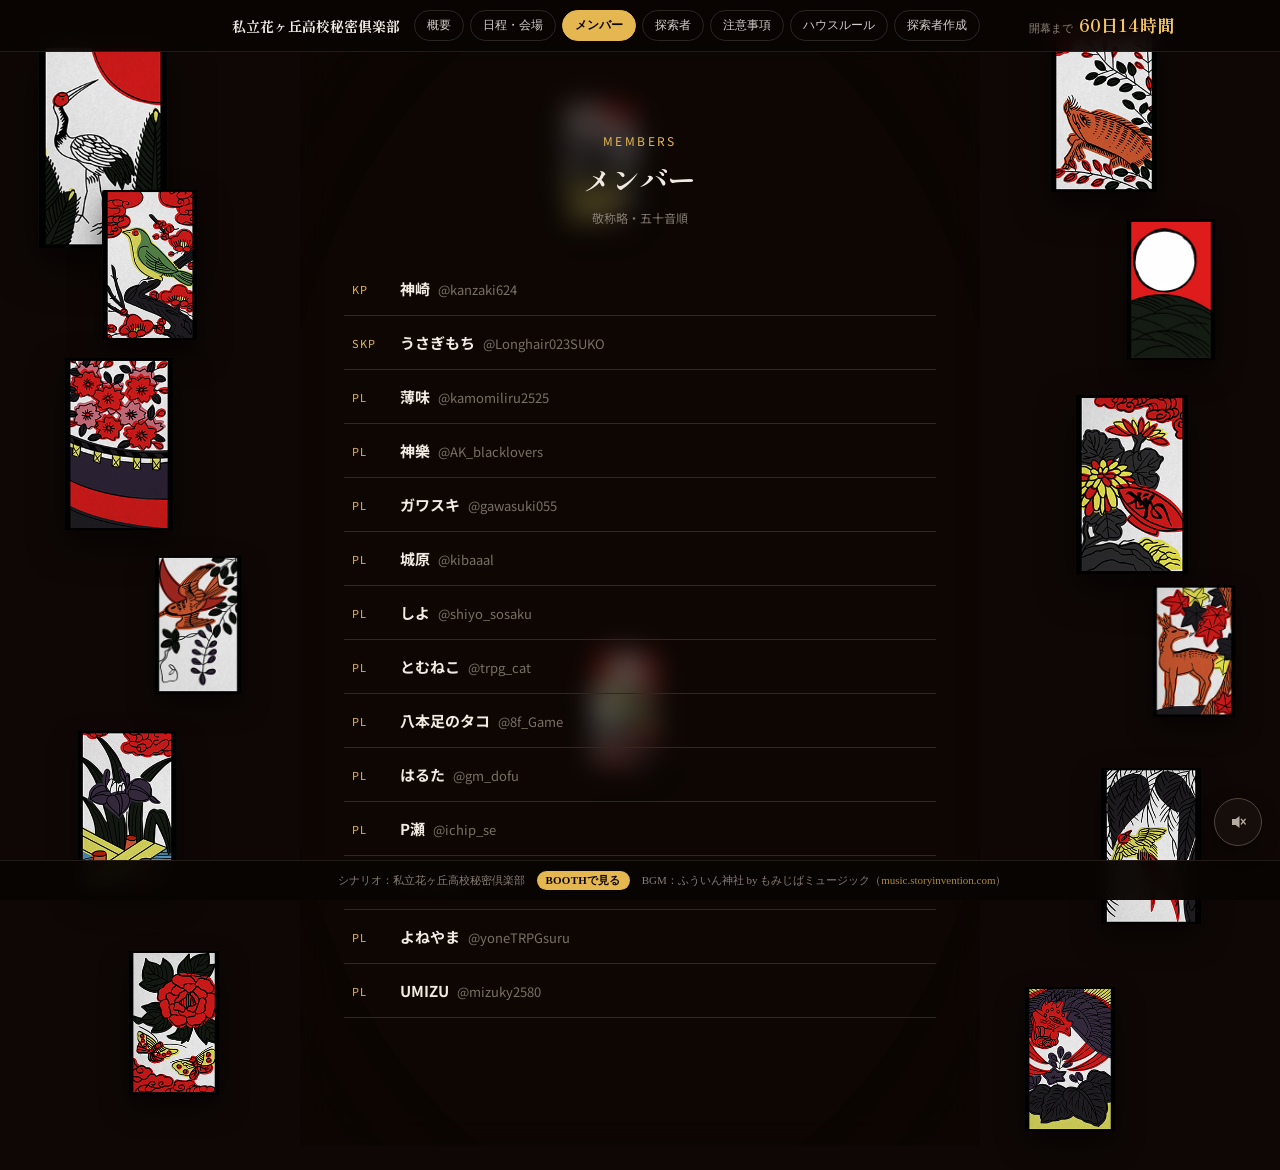
<file: members.html>
<!DOCTYPE html>
<html lang="ja">
<head>
<meta charset="utf-8">
<meta name="viewport" content="width=device-width, initial-scale=1">
<title>メンバー - 私立花ヶ丘高校秘密倶楽部</title>
<link rel="preconnect" href="https://fonts.googleapis.com">
<link href="https://fonts.googleapis.com/css2?family=Shippori+Mincho:wght@400;500;600;700;800&family=Noto+Sans+JP:wght@400;500;700;900&display=swap" rel="stylesheet">
<link rel="stylesheet" href="assets/css/site.css">
</head>
<body>
<header id="site-header">
  <div class="header-inner">
    <a class="brand" href="index.html">私立花ヶ丘高校秘密倶楽部</a>
    <nav>
      <a href="overview.html">概要</a>
      <a href="schedule.html">日程・会場</a>
      <a href="members.html" class="active">メンバー</a>
      <a href="investigators.html">探索者</a>
      <a href="notes.html">注意事項</a>
      <a href="house-rules.html">ハウスルール</a>
      <a href="character-creation.html">探索者作成</a>
    </nav>
    <div id="header-countdown">
      <span>開幕まで</span>
      <span class="num" id="countdown-days-header">-</span>
    </div>
  </div>
</header>
<div id="page-wrap" style="position:relative; background:oklch(0.14 0.015 50); font-family:'Noto Sans JP', sans-serif; color:oklch(0.94 0.012 70); min-height:100vh;">

  <div id="deco-cards" style="position:absolute; top:0; left:0; width:100%; height:3200px; z-index:0; pointer-events:none; overflow:hidden;">
    <div style="position:absolute; top:3.75%; left:3%; width:130px; height:204px; border-radius:2px; box-shadow:0 18px 41px rgba(0,0,0,.55); --r0:-10deg; --r1:-5deg; --dx:8px; --dy:10px; animation:cardDrift 15s ease-in-out infinite 0s;"><img src="assets/hanafuda/01.png" alt="花札" style="width:100%;height:100%;object-fit:cover;border-radius:2px;display:block;"></div>
    <div style="position:absolute; top:16.25%; left:8%; width:96px; height:150px; border-radius:2px; box-shadow:0 14px 30px rgba(0,0,0,.50); --r0:12deg; --r1:16deg; --dx:-6px; --dy:8px; animation:cardDrift 19s ease-in-out infinite 1.4s;"><img src="assets/hanafuda/02.png" alt="花札" style="width:100%;height:100%;object-fit:cover;border-radius:2px;display:block;"></div>
    <div style="position:absolute; top:30.625%; left:5%; width:110px; height:172px; border-radius:2px; box-shadow:0 15px 34px rgba(0,0,0,.50); --r0:-14deg; --r1:-9deg; --dx:7px; --dy:-8px; animation:cardDrift 17s ease-in-out infinite 2.5s;"><img src="assets/hanafuda/03.png" alt="花札" style="width:100%;height:100%;object-fit:cover;border-radius:2px;display:block;"></div>
    <div style="position:absolute; top:47.5%; left:12%; width:88px; height:138px; border-radius:2px; box-shadow:0 12px 28px rgba(0,0,0,.45); --r0:6deg; --r1:2deg; --dx:-8px; --dy:6px; animation:cardDrift 21s ease-in-out infinite 0.6s;"><img src="assets/hanafuda/04.png" alt="花札" style="width:100%;height:100%;object-fit:cover;border-radius:2px;display:block;"></div>
    <div style="position:absolute; top:62.5%; left:6%; width:100px; height:156px; border-radius:2px; box-shadow:0 14px 31px rgba(0,0,0,.45); --r0:9deg; --r1:5deg; --dx:6px; --dy:8px; animation:cardDrift 20s ease-in-out infinite 3.3s;"><img src="assets/hanafuda/05.png" alt="花札" style="width:100%;height:100%;object-fit:cover;border-radius:2px;display:block;"></div>
    <div style="position:absolute; top:81.25%; left:10%; width:92px; height:144px; border-radius:2px; box-shadow:0 13px 29px rgba(0,0,0,.45); --r0:-7deg; --r1:-2deg; --dx:-6px; --dy:7px; animation:cardDrift 18s ease-in-out infinite 1.7s;"><img src="assets/hanafuda/06.png" alt="花札" style="width:100%;height:100%;object-fit:cover;border-radius:2px;display:block;"></div>
    <div style="position:absolute; top:1.875%; left:82%; width:108px; height:170px; border-radius:2px; box-shadow:0 15px 34px rgba(0,0,0,.55); --r0:15deg; --r1:9deg; --dx:-8px; --dy:8px; animation:cardDrift 16s ease-in-out infinite 0.9s;"><img src="assets/hanafuda/07.png" alt="花札" style="width:100%;height:100%;object-fit:cover;border-radius:2px;display:block;"></div>
    <div style="position:absolute; top:18.75%; left:88%; width:90px; height:141px; border-radius:2px; box-shadow:0 13px 28px rgba(0,0,0,.45); --r0:-8deg; --r1:-3deg; --dx:6px; --dy:-6px; animation:cardDrift 20s ease-in-out infinite 2s;"><img src="assets/hanafuda/08.png" alt="花札" style="width:100%;height:100%;object-fit:cover;border-radius:2px;display:block;"></div>
    <div style="position:absolute; top:33.75%; left:84%; width:114px; height:179px; border-radius:2px; box-shadow:0 16px 36px rgba(0,0,0,.50); --r0:9deg; --r1:14deg; --dx:-7px; --dy:9px; animation:cardDrift 18s ease-in-out infinite 3.1s;"><img src="assets/hanafuda/09.png" alt="花札" style="width:100%;height:100%;object-fit:cover;border-radius:2px;display:block;"></div>
    <div style="position:absolute; top:50%; left:90%; width:84px; height:132px; border-radius:2px; box-shadow:0 12px 26px rgba(0,0,0,.45); --r0:-5deg; --r1:0deg; --dx:6px; --dy:6px; animation:cardDrift 22s ease-in-out infinite 1.8s;"><img src="assets/hanafuda/10.png" alt="花札" style="width:100%;height:100%;object-fit:cover;border-radius:2px;display:block;"></div>
    <div style="position:absolute; top:65.625%; left:86%; width:100px; height:156px; border-radius:2px; box-shadow:0 14px 31px rgba(0,0,0,.45); --r0:11deg; --r1:6deg; --dx:-6px; --dy:8px; animation:cardDrift 19s ease-in-out infinite 0.4s;"><img src="assets/hanafuda/11.png" alt="花札" style="width:100%;height:100%;object-fit:cover;border-radius:2px;display:block;"></div>
    <div style="position:absolute; top:84.375%; left:80%; width:92px; height:144px; border-radius:2px; box-shadow:0 13px 29px rgba(0,0,0,.45); --r0:-9deg; --r1:-4deg; --dx:7px; --dy:-7px; animation:cardDrift 21s ease-in-out infinite 2.8s;"><img src="assets/hanafuda/12.png" alt="花札" style="width:100%;height:100%;object-fit:cover;border-radius:2px;display:block;"></div>
    <div style="position:absolute; top:8.75%; left:44%; width:76px; height:119px; border-radius:2px; box-shadow:0 11px 24px rgba(0,0,0,.40); opacity:0.85; --r0:4deg; --r1:9deg; --dx:5px; --dy:5px; animation:cardDrift 24s ease-in-out infinite 3.6s;"><img src="assets/hanafuda/05.png" alt="花札" style="width:100%;height:100%;object-fit:cover;border-radius:2px;display:block;"></div>
    <div style="position:absolute; top:55.625%; left:46%; width:74px; height:116px; border-radius:2px; box-shadow:0 10px 23px rgba(0,0,0,.40); opacity:0.85; --r0:-6deg; --r1:-2deg; --dx:-5px; --dy:7px; animation:cardDrift 23s ease-in-out infinite 1.1s;"><img src="assets/hanafuda/02.png" alt="花札" style="width:100%;height:100%;object-fit:cover;border-radius:2px;display:block;"></div>
  </div>
  <div id="members" class="content-panel" style="position:relative; z-index:1; max-width:640px; margin:0 auto; padding:80px 24px 112px;">
    <div style="text-align:center; margin-bottom:36px;">
      <div style="font-size:12px; letter-spacing:0.2em; color:oklch(0.8 0.13 85); margin-bottom:10px;">MEMBERS</div>
      <h2 style="font-family:'Shippori Mincho', serif; font-size:28px; margin:0; font-weight:700;">メンバー</h2>
      <p style="font-size:12px; color:oklch(0.58 0.02 70); margin:10px 0 0;">敬称略・五十音順</p>
    </div>
    <div style="display:flex; flex-direction:column;">
      <div class="member-row" style="display:flex; align-items:center; gap:16px; padding:16px 8px; border-bottom:1px solid oklch(0.28 0.02 50);">
        <span class="member-role" style="font-size:11px; letter-spacing:0.1em; color:oklch(0.8 0.13 85); width:32px; flex-shrink:0;">KP</span>
        <a class="member-link" href="https://x.com/kanzaki624" target="_blank" rel="noopener" style="color:oklch(0.94 0.012 70); text-decoration:none; font-size:15px; font-weight:700; display:flex; align-items:baseline; gap:8px;">神崎<span class="member-handle" style="color:oklch(0.55 0.02 70); font-size:13px; font-weight:400;">@kanzaki624</span></a>

      </div>
      <div class="member-row" style="display:flex; align-items:center; gap:16px; padding:16px 8px; border-bottom:1px solid oklch(0.28 0.02 50);">
        <span class="member-role" style="font-size:11px; letter-spacing:0.1em; color:oklch(0.8 0.13 85); width:32px; flex-shrink:0;">SKP</span>
        <a class="member-link" href="https://x.com/Longhair023SUKO" target="_blank" rel="noopener" style="color:oklch(0.94 0.012 70); text-decoration:none; font-size:15px; font-weight:700; display:flex; align-items:baseline; gap:8px;">うさぎもち<span class="member-handle" style="color:oklch(0.55 0.02 70); font-size:13px; font-weight:400;">@Longhair023SUKO</span></a>

      </div>
      <div class="member-row" style="display:flex; align-items:center; gap:16px; padding:16px 8px; border-bottom:1px solid oklch(0.28 0.02 50);">
        <span class="member-role" style="font-size:11px; letter-spacing:0.1em; color:oklch(0.8 0.13 85); width:32px; flex-shrink:0;">PL</span>
        <a class="member-link" href="https://x.com/kamomiliru2525" target="_blank" rel="noopener" style="color:oklch(0.94 0.012 70); text-decoration:none; font-size:15px; font-weight:700; display:flex; align-items:baseline; gap:8px;">薄味<span class="member-handle" style="color:oklch(0.55 0.02 70); font-size:13px; font-weight:400;">@kamomiliru2525</span></a>
        
      </div>      
      <div class="member-row" style="display:flex; align-items:center; gap:16px; padding:16px 8px; border-bottom:1px solid oklch(0.28 0.02 50);">
        <span class="member-role" style="font-size:11px; letter-spacing:0.1em; color:oklch(0.8 0.13 85); width:32px; flex-shrink:0;">PL</span>
        <a class="member-link" href="https://x.com/AK_blacklovers" target="_blank" rel="noopener" style="color:oklch(0.94 0.012 70); text-decoration:none; font-size:15px; font-weight:700; display:flex; align-items:baseline; gap:8px;">神樂<span class="member-handle" style="color:oklch(0.55 0.02 70); font-size:13px; font-weight:400;">@AK_blacklovers</span></a>
        
      </div>
      <div class="member-row" style="display:flex; align-items:center; gap:16px; padding:16px 8px; border-bottom:1px solid oklch(0.28 0.02 50);">
        <span class="member-role" style="font-size:11px; letter-spacing:0.1em; color:oklch(0.8 0.13 85); width:32px; flex-shrink:0;">PL</span>
        <a class="member-link" href="https://x.com/gawasuki055" target="_blank" rel="noopener" style="color:oklch(0.94 0.012 70); text-decoration:none; font-size:15px; font-weight:700; display:flex; align-items:baseline; gap:8px;">ガワスキ<span class="member-handle" style="color:oklch(0.55 0.02 70); font-size:13px; font-weight:400;">@gawasuki055</span></a>
        
      </div>
      <div class="member-row" style="display:flex; align-items:center; gap:16px; padding:16px 8px; border-bottom:1px solid oklch(0.28 0.02 50);">
        <span class="member-role" style="font-size:11px; letter-spacing:0.1em; color:oklch(0.8 0.13 85); width:32px; flex-shrink:0;">PL</span>
        <a class="member-link" href="https://x.com/kibaaal" target="_blank" rel="noopener" style="color:oklch(0.94 0.012 70); text-decoration:none; font-size:15px; font-weight:700; display:flex; align-items:baseline; gap:8px;">城原<span class="member-handle" style="color:oklch(0.55 0.02 70); font-size:13px; font-weight:400;">@kibaaal</span></a>

      </div>
      <div class="member-row" style="display:flex; align-items:center; gap:16px; padding:16px 8px; border-bottom:1px solid oklch(0.28 0.02 50);">
        <span class="member-role" style="font-size:11px; letter-spacing:0.1em; color:oklch(0.8 0.13 85); width:32px; flex-shrink:0;">PL</span>
        <a class="member-link" href="https://x.com/shiyo_sosaku" target="_blank" rel="noopener" style="color:oklch(0.94 0.012 70); text-decoration:none; font-size:15px; font-weight:700; display:flex; align-items:baseline; gap:8px;">しよ<span class="member-handle" style="color:oklch(0.55 0.02 70); font-size:13px; font-weight:400;">@shiyo_sosaku</span></a>

      </div>
      <div class="member-row" style="display:flex; align-items:center; gap:16px; padding:16px 8px; border-bottom:1px solid oklch(0.28 0.02 50);">
        <span class="member-role" style="font-size:11px; letter-spacing:0.1em; color:oklch(0.8 0.13 85); width:32px; flex-shrink:0;">PL</span>
        <a class="member-link" href="https://x.com/trpg_cat" target="_blank" rel="noopener" style="color:oklch(0.94 0.012 70); text-decoration:none; font-size:15px; font-weight:700; display:flex; align-items:baseline; gap:8px;">とむねこ<span class="member-handle" style="color:oklch(0.55 0.02 70); font-size:13px; font-weight:400;">@trpg_cat</span></a>
        
      </div>
      <div class="member-row" style="display:flex; align-items:center; gap:16px; padding:16px 8px; border-bottom:1px solid oklch(0.28 0.02 50);">
        <span class="member-role" style="font-size:11px; letter-spacing:0.1em; color:oklch(0.8 0.13 85); width:32px; flex-shrink:0;">PL</span>
        <a class="member-link" href="https://x.com/8f_Game" target="_blank" rel="noopener" style="color:oklch(0.94 0.012 70); text-decoration:none; font-size:15px; font-weight:700; display:flex; align-items:baseline; gap:8px;">八本足のタコ<span class="member-handle" style="color:oklch(0.55 0.02 70); font-size:13px; font-weight:400;">@8f_Game</span></a>
        
      </div>
      <div class="member-row" style="display:flex; align-items:center; gap:16px; padding:16px 8px; border-bottom:1px solid oklch(0.28 0.02 50);">
        <span class="member-role" style="font-size:11px; letter-spacing:0.1em; color:oklch(0.8 0.13 85); width:32px; flex-shrink:0;">PL</span>
        <a class="member-link" href="https://x.com/gm_dofu" target="_blank" rel="noopener" style="color:oklch(0.94 0.012 70); text-decoration:none; font-size:15px; font-weight:700; display:flex; align-items:baseline; gap:8px;">はるた<span class="member-handle" style="color:oklch(0.55 0.02 70); font-size:13px; font-weight:400;">@gm_dofu</span></a>
        
      </div>      
      <div class="member-row" style="display:flex; align-items:center; gap:16px; padding:16px 8px; border-bottom:1px solid oklch(0.28 0.02 50);">
        <span class="member-role" style="font-size:11px; letter-spacing:0.1em; color:oklch(0.8 0.13 85); width:32px; flex-shrink:0;">PL</span>
        <a class="member-link" href="https://x.com/ichip_se" target="_blank" rel="noopener" style="color:oklch(0.94 0.012 70); text-decoration:none; font-size:15px; font-weight:700; display:flex; align-items:baseline; gap:8px;">P瀬<span class="member-handle" style="color:oklch(0.55 0.02 70); font-size:13px; font-weight:400;">@ichip_se</span></a>
        
      </div> 
      <div class="member-row" style="display:flex; align-items:center; gap:16px; padding:16px 8px; border-bottom:1px solid oklch(0.28 0.02 50);">
        <span class="member-role" style="font-size:11px; letter-spacing:0.1em; color:oklch(0.8 0.13 85); width:32px; flex-shrink:0;">PL</span>
        <a class="member-link" href="https://x.com/Umayotrpg" target="_blank" rel="noopener" style="color:oklch(0.94 0.012 70); text-decoration:none; font-size:15px; font-weight:700; display:flex; align-items:baseline; gap:8px;">ゆうまよ<span class="member-handle" style="color:oklch(0.55 0.02 70); font-size:13px; font-weight:400;">@Umayotrpg</span></a>
        
      </div>
      <div class="member-row" style="display:flex; align-items:center; gap:16px; padding:16px 8px; border-bottom:1px solid oklch(0.28 0.02 50);">
        <span class="member-role" style="font-size:11px; letter-spacing:0.1em; color:oklch(0.8 0.13 85); width:32px; flex-shrink:0;">PL</span>
        <a class="member-link" href="https://x.com/yoneTRPGsuru" target="_blank" rel="noopener" style="color:oklch(0.94 0.012 70); text-decoration:none; font-size:15px; font-weight:700; display:flex; align-items:baseline; gap:8px;">よねやま<span class="member-handle" style="color:oklch(0.55 0.02 70); font-size:13px; font-weight:400;">@yoneTRPGsuru</span></a>
        
      </div>
      <div class="member-row" style="display:flex; align-items:center; gap:16px; padding:16px 8px; border-bottom:1px solid oklch(0.28 0.02 50);">
        <span class="member-role" style="font-size:11px; letter-spacing:0.1em; color:oklch(0.8 0.13 85); width:32px; flex-shrink:0;">PL</span>
        <a class="member-link" href="https://x.com/mizuky2580" target="_blank" rel="noopener" style="color:oklch(0.94 0.012 70); text-decoration:none; font-size:15px; font-weight:700; display:flex; align-items:baseline; gap:8px;">UMIZU<span class="member-handle" style="color:oklch(0.55 0.02 70); font-size:13px; font-weight:400;">@mizuky2580</span></a>
        
      </div> 
    </div>
  </div>

</div>

  <footer id="site-footer">
    <button id="back-to-top" type="button" onclick="window.scrollTo({top:0, behavior:'smooth'})" aria-label="ページ上部へ戻る">
      <svg viewBox="0 0 24 24" fill="none" stroke="currentColor" stroke-width="2.5" stroke-linecap="round" stroke-linejoin="round"><path d="M12 19V5"/><path d="M5 12l7-7 7 7"/></svg>
      <span>TOP</span>
    </button>
    <span class="footer-line">シナリオ：私立花ヶ丘高校秘密倶楽部</span>
    <a class="footer-booth-btn" href="https://meltpopon.booth.pm/items/8059378" target="_blank" rel="noopener">BOOTHで見る</a>
    <span class="footer-line footer-bgm">BGM：ふういん神社 by もみじばミュージック（<a href="https://music.storyinvention.com/" target="_blank" rel="noopener">music.storyinvention.com</a>）</span>
  </footer>

  <audio id="bgm" loop preload="none" muted>
    <source src="assets/bgm/fuuin-zinja.mp3" type="audio/mpeg">
  </audio>
  <div id="bgm-control">
    <button id="bgm-toggle" type="button" onclick="toggleBgm()" aria-label="BGMの再生・停止">
      <svg id="bgm-icon-off" viewBox="0 0 24 24" fill="none" stroke="oklch(0.75 0.02 70)" stroke-width="2" stroke-linecap="round" stroke-linejoin="round"><polygon points="4 8 4 16 9 16 14 20 14 4 9 8" fill="oklch(0.75 0.02 70)" stroke="none"/><line x1="16.5" y1="8.5" x2="21.5" y2="14.5"/><line x1="21.5" y1="8.5" x2="16.5" y2="14.5"/></svg>
      <svg id="bgm-icon-on" viewBox="0 0 24 24" fill="none" stroke="oklch(0.85 0.13 85)" stroke-width="2" stroke-linecap="round" stroke-linejoin="round" style="display:none;"><polygon points="4 8 4 16 9 16 14 20 14 4 9 8" fill="oklch(0.85 0.13 85)" stroke="none"/><path d="M16 8.5a5 5 0 0 1 0 7"/><path d="M18.5 6a9 9 0 0 1 0 12"/></svg>
    </button>
    <div id="bgm-volume-wrap">
      <input id="bgm-volume" type="range" min="0" max="100" value="23" oninput="setBgmVolume(this.value)" onchange="this.blur()" aria-label="音量">
    </div>
  </div>
<script src="assets/js/site.js"></script>
</body>
</html>
</file>
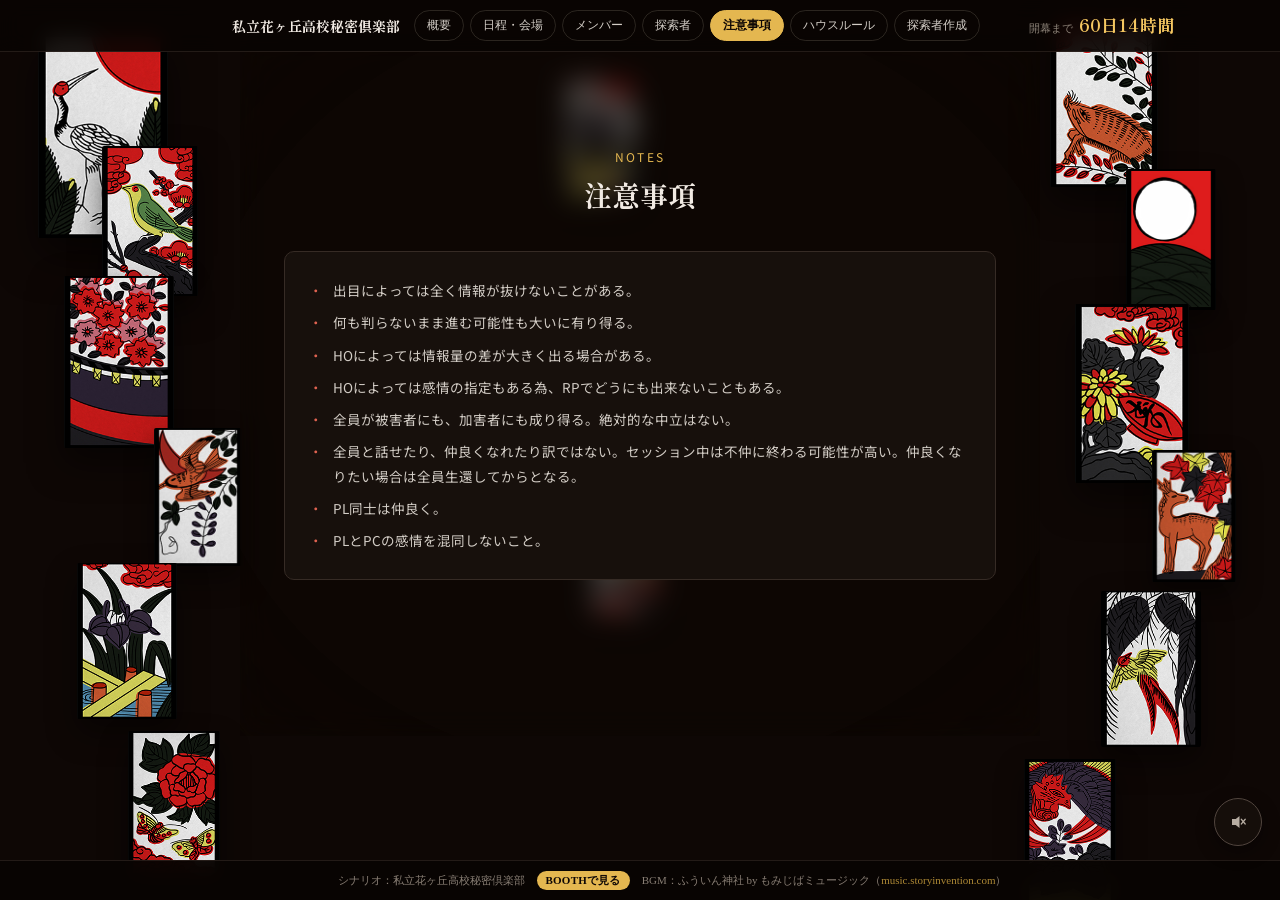
<file: notes.html>
<!DOCTYPE html>
<html lang="ja">
<head>
<meta charset="utf-8">
<meta name="viewport" content="width=device-width, initial-scale=1">
<title>注意事項 - 私立花ヶ丘高校秘密倶楽部</title>
<link rel="preconnect" href="https://fonts.googleapis.com">
<link href="https://fonts.googleapis.com/css2?family=Shippori+Mincho:wght@400;500;600;700;800&family=Noto+Sans+JP:wght@400;500;700;900&display=swap" rel="stylesheet">
<link rel="stylesheet" href="assets/css/site.css">
</head>
<body>
<header id="site-header">
  <div class="header-inner">
    <a class="brand" href="index.html">私立花ヶ丘高校秘密倶楽部</a>
    <nav>
      <a href="overview.html">概要</a>
      <a href="schedule.html">日程・会場</a>
      <a href="members.html">メンバー</a>
      <a href="investigators.html">探索者</a>
      <a href="notes.html" class="active">注意事項</a>
      <a href="house-rules.html">ハウスルール</a>
      <a href="character-creation.html">探索者作成</a>
    </nav>
    <div id="header-countdown">
      <span>開幕まで</span>
      <span class="num" id="countdown-days-header">-</span>
    </div>
  </div>
</header>
<div id="page-wrap" style="position:relative; background:oklch(0.14 0.015 50); font-family:'Noto Sans JP', sans-serif; color:oklch(0.94 0.012 70); min-height:100vh;">

  <div id="deco-cards" style="position:absolute; top:0; left:0; width:100%; height:3200px; z-index:0; pointer-events:none; overflow:hidden;">
    <div style="position:absolute; top:3.75%; left:3%; width:130px; height:204px; border-radius:2px; box-shadow:0 18px 41px rgba(0,0,0,.55); --r0:-10deg; --r1:-5deg; --dx:8px; --dy:10px; animation:cardDrift 15s ease-in-out infinite 0s;"><img src="assets/hanafuda/01.png" alt="花札" style="width:100%;height:100%;object-fit:cover;border-radius:2px;display:block;"></div>
    <div style="position:absolute; top:16.25%; left:8%; width:96px; height:150px; border-radius:2px; box-shadow:0 14px 30px rgba(0,0,0,.50); --r0:12deg; --r1:16deg; --dx:-6px; --dy:8px; animation:cardDrift 19s ease-in-out infinite 1.4s;"><img src="assets/hanafuda/02.png" alt="花札" style="width:100%;height:100%;object-fit:cover;border-radius:2px;display:block;"></div>
    <div style="position:absolute; top:30.625%; left:5%; width:110px; height:172px; border-radius:2px; box-shadow:0 15px 34px rgba(0,0,0,.50); --r0:-14deg; --r1:-9deg; --dx:7px; --dy:-8px; animation:cardDrift 17s ease-in-out infinite 2.5s;"><img src="assets/hanafuda/03.png" alt="花札" style="width:100%;height:100%;object-fit:cover;border-radius:2px;display:block;"></div>
    <div style="position:absolute; top:47.5%; left:12%; width:88px; height:138px; border-radius:2px; box-shadow:0 12px 28px rgba(0,0,0,.45); --r0:6deg; --r1:2deg; --dx:-8px; --dy:6px; animation:cardDrift 21s ease-in-out infinite 0.6s;"><img src="assets/hanafuda/04.png" alt="花札" style="width:100%;height:100%;object-fit:cover;border-radius:2px;display:block;"></div>
    <div style="position:absolute; top:62.5%; left:6%; width:100px; height:156px; border-radius:2px; box-shadow:0 14px 31px rgba(0,0,0,.45); --r0:9deg; --r1:5deg; --dx:6px; --dy:8px; animation:cardDrift 20s ease-in-out infinite 3.3s;"><img src="assets/hanafuda/05.png" alt="花札" style="width:100%;height:100%;object-fit:cover;border-radius:2px;display:block;"></div>
    <div style="position:absolute; top:81.25%; left:10%; width:92px; height:144px; border-radius:2px; box-shadow:0 13px 29px rgba(0,0,0,.45); --r0:-7deg; --r1:-2deg; --dx:-6px; --dy:7px; animation:cardDrift 18s ease-in-out infinite 1.7s;"><img src="assets/hanafuda/06.png" alt="花札" style="width:100%;height:100%;object-fit:cover;border-radius:2px;display:block;"></div>
    <div style="position:absolute; top:1.875%; left:82%; width:108px; height:170px; border-radius:2px; box-shadow:0 15px 34px rgba(0,0,0,.55); --r0:15deg; --r1:9deg; --dx:-8px; --dy:8px; animation:cardDrift 16s ease-in-out infinite 0.9s;"><img src="assets/hanafuda/07.png" alt="花札" style="width:100%;height:100%;object-fit:cover;border-radius:2px;display:block;"></div>
    <div style="position:absolute; top:18.75%; left:88%; width:90px; height:141px; border-radius:2px; box-shadow:0 13px 28px rgba(0,0,0,.45); --r0:-8deg; --r1:-3deg; --dx:6px; --dy:-6px; animation:cardDrift 20s ease-in-out infinite 2s;"><img src="assets/hanafuda/08.png" alt="花札" style="width:100%;height:100%;object-fit:cover;border-radius:2px;display:block;"></div>
    <div style="position:absolute; top:33.75%; left:84%; width:114px; height:179px; border-radius:2px; box-shadow:0 16px 36px rgba(0,0,0,.50); --r0:9deg; --r1:14deg; --dx:-7px; --dy:9px; animation:cardDrift 18s ease-in-out infinite 3.1s;"><img src="assets/hanafuda/09.png" alt="花札" style="width:100%;height:100%;object-fit:cover;border-radius:2px;display:block;"></div>
    <div style="position:absolute; top:50%; left:90%; width:84px; height:132px; border-radius:2px; box-shadow:0 12px 26px rgba(0,0,0,.45); --r0:-5deg; --r1:0deg; --dx:6px; --dy:6px; animation:cardDrift 22s ease-in-out infinite 1.8s;"><img src="assets/hanafuda/10.png" alt="花札" style="width:100%;height:100%;object-fit:cover;border-radius:2px;display:block;"></div>
    <div style="position:absolute; top:65.625%; left:86%; width:100px; height:156px; border-radius:2px; box-shadow:0 14px 31px rgba(0,0,0,.45); --r0:11deg; --r1:6deg; --dx:-6px; --dy:8px; animation:cardDrift 19s ease-in-out infinite 0.4s;"><img src="assets/hanafuda/11.png" alt="花札" style="width:100%;height:100%;object-fit:cover;border-radius:2px;display:block;"></div>
    <div style="position:absolute; top:84.375%; left:80%; width:92px; height:144px; border-radius:2px; box-shadow:0 13px 29px rgba(0,0,0,.45); --r0:-9deg; --r1:-4deg; --dx:7px; --dy:-7px; animation:cardDrift 21s ease-in-out infinite 2.8s;"><img src="assets/hanafuda/12.png" alt="花札" style="width:100%;height:100%;object-fit:cover;border-radius:2px;display:block;"></div>
    <div style="position:absolute; top:8.75%; left:44%; width:76px; height:119px; border-radius:2px; box-shadow:0 11px 24px rgba(0,0,0,.40); opacity:0.85; --r0:4deg; --r1:9deg; --dx:5px; --dy:5px; animation:cardDrift 24s ease-in-out infinite 3.6s;"><img src="assets/hanafuda/05.png" alt="花札" style="width:100%;height:100%;object-fit:cover;border-radius:2px;display:block;"></div>
    <div style="position:absolute; top:55.625%; left:46%; width:74px; height:116px; border-radius:2px; box-shadow:0 10px 23px rgba(0,0,0,.40); opacity:0.85; --r0:-6deg; --r1:-2deg; --dx:-5px; --dy:7px; animation:cardDrift 23s ease-in-out infinite 1.1s;"><img src="assets/hanafuda/02.png" alt="花札" style="width:100%;height:100%;object-fit:cover;border-radius:2px;display:block;"></div>
  </div>

  <div id="notes" class="content-panel" style="position:relative; z-index:1; max-width:760px; margin:0 auto; padding:96px 24px 140px; text-align:left;">
    <div style="text-align:center; margin-bottom:36px;">
      <div style="font-size:12px; letter-spacing:0.2em; color:oklch(0.8 0.13 85); margin-bottom:10px;">NOTES</div>
      <h2 style="font-family:'Shippori Mincho', serif; font-size:28px; margin:0; font-weight:700;">注意事項</h2>
    </div>

    <div style="background:oklch(0.18 0.015 50); border:1px solid oklch(0.3 0.02 50); border-radius:10px; padding:26px 24px;">
      <ul style="list-style:none; margin:0; padding:0; display:flex; flex-direction:column; gap:8px;">
        <li style="display:flex; gap:10px; align-items:flex-start; font-size:13.5px; line-height:1.8; color:oklch(0.85 0.012 70);"><span style="color:oklch(0.65 0.16 30); flex-shrink:0;">・</span>出目によっては全く情報が抜けないことがある。</li>
        <li style="display:flex; gap:10px; align-items:flex-start; font-size:13.5px; line-height:1.8; color:oklch(0.85 0.012 70);"><span style="color:oklch(0.65 0.16 30); flex-shrink:0;">・</span>何も判らないまま進む可能性も大いに有り得る。</li>
        <li style="display:flex; gap:10px; align-items:flex-start; font-size:13.5px; line-height:1.8; color:oklch(0.85 0.012 70);"><span style="color:oklch(0.65 0.16 30); flex-shrink:0;">・</span>HOによっては情報量の差が大きく出る場合がある。</li>
        <li style="display:flex; gap:10px; align-items:flex-start; font-size:13.5px; line-height:1.8; color:oklch(0.85 0.012 70);"><span style="color:oklch(0.65 0.16 30); flex-shrink:0;">・</span>HOによっては感情の指定もある為、RPでどうにも出来ないこともある。</li>
        <li style="display:flex; gap:10px; align-items:flex-start; font-size:13.5px; line-height:1.8; color:oklch(0.85 0.012 70);"><span style="color:oklch(0.65 0.16 30); flex-shrink:0;">・</span>全員が被害者にも、加害者にも成り得る。絶対的な中立はない。</li>
        <li style="display:flex; gap:10px; align-items:flex-start; font-size:13.5px; line-height:1.8; color:oklch(0.85 0.012 70);"><span style="color:oklch(0.65 0.16 30); flex-shrink:0;">・</span>全員と話せたり、仲良くなれたり訳ではない。セッション中は不仲に終わる可能性が高い。仲良くなりたい場合は全員生還してからとなる。</li>
        <li style="display:flex; gap:10px; align-items:flex-start; font-size:13.5px; line-height:1.8; color:oklch(0.85 0.012 70);"><span style="color:oklch(0.65 0.16 30); flex-shrink:0;">・</span>PL同士は仲良く。</li>
        <li style="display:flex; gap:10px; align-items:flex-start; font-size:13.5px; line-height:1.8; color:oklch(0.85 0.012 70);"><span style="color:oklch(0.65 0.16 30); flex-shrink:0;">・</span>PLとPCの感情を混同しないこと。</li>
      </ul>
    </div>
  </div>

</div>

  <footer id="site-footer">
    <button id="back-to-top" type="button" onclick="window.scrollTo({top:0, behavior:'smooth'})" aria-label="ページ上部へ戻る">
      <svg viewBox="0 0 24 24" fill="none" stroke="currentColor" stroke-width="2.5" stroke-linecap="round" stroke-linejoin="round"><path d="M12 19V5"/><path d="M5 12l7-7 7 7"/></svg>
      <span>TOP</span>
    </button>
    <span class="footer-line">シナリオ：私立花ヶ丘高校秘密倶楽部</span>
    <a class="footer-booth-btn" href="https://meltpopon.booth.pm/items/8059378" target="_blank" rel="noopener">BOOTHで見る</a>
    <span class="footer-line footer-bgm">BGM：ふういん神社 by もみじばミュージック（<a href="https://music.storyinvention.com/" target="_blank" rel="noopener">music.storyinvention.com</a>）</span>
  </footer>

  <audio id="bgm" loop preload="none" muted>
    <source src="assets/bgm/fuuin-zinja.mp3" type="audio/mpeg">
  </audio>
  <div id="bgm-control">
    <button id="bgm-toggle" type="button" onclick="toggleBgm()" aria-label="BGMの再生・停止">
      <svg id="bgm-icon-off" viewBox="0 0 24 24" fill="none" stroke="oklch(0.75 0.02 70)" stroke-width="2" stroke-linecap="round" stroke-linejoin="round"><polygon points="4 8 4 16 9 16 14 20 14 4 9 8" fill="oklch(0.75 0.02 70)" stroke="none"/><line x1="16.5" y1="8.5" x2="21.5" y2="14.5"/><line x1="21.5" y1="8.5" x2="16.5" y2="14.5"/></svg>
      <svg id="bgm-icon-on" viewBox="0 0 24 24" fill="none" stroke="oklch(0.85 0.13 85)" stroke-width="2" stroke-linecap="round" stroke-linejoin="round" style="display:none;"><polygon points="4 8 4 16 9 16 14 20 14 4 9 8" fill="oklch(0.85 0.13 85)" stroke="none"/><path d="M16 8.5a5 5 0 0 1 0 7"/><path d="M18.5 6a9 9 0 0 1 0 12"/></svg>
    </button>
    <div id="bgm-volume-wrap">
      <input id="bgm-volume" type="range" min="0" max="100" value="23" oninput="setBgmVolume(this.value)" onchange="this.blur()" aria-label="音量">
    </div>
  </div>
<script src="assets/js/site.js"></script>
</body>
</html>
</file>
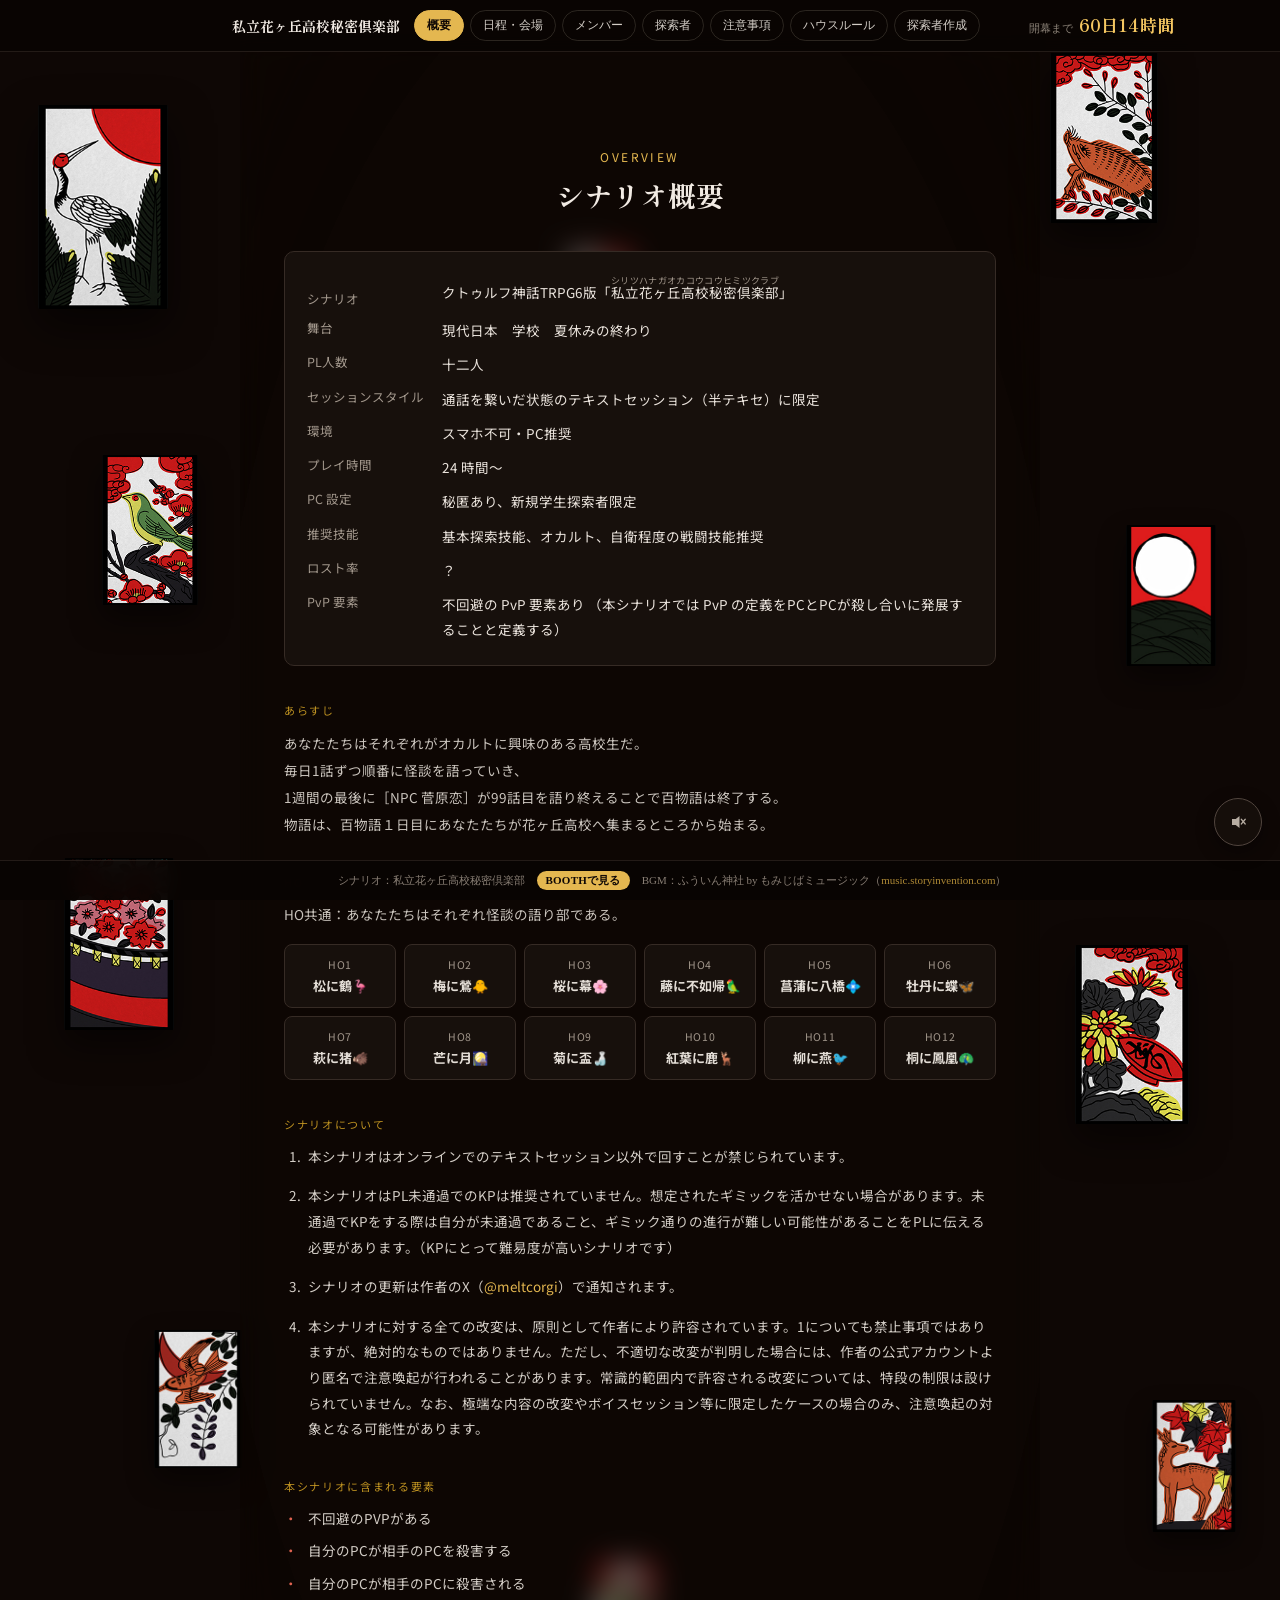
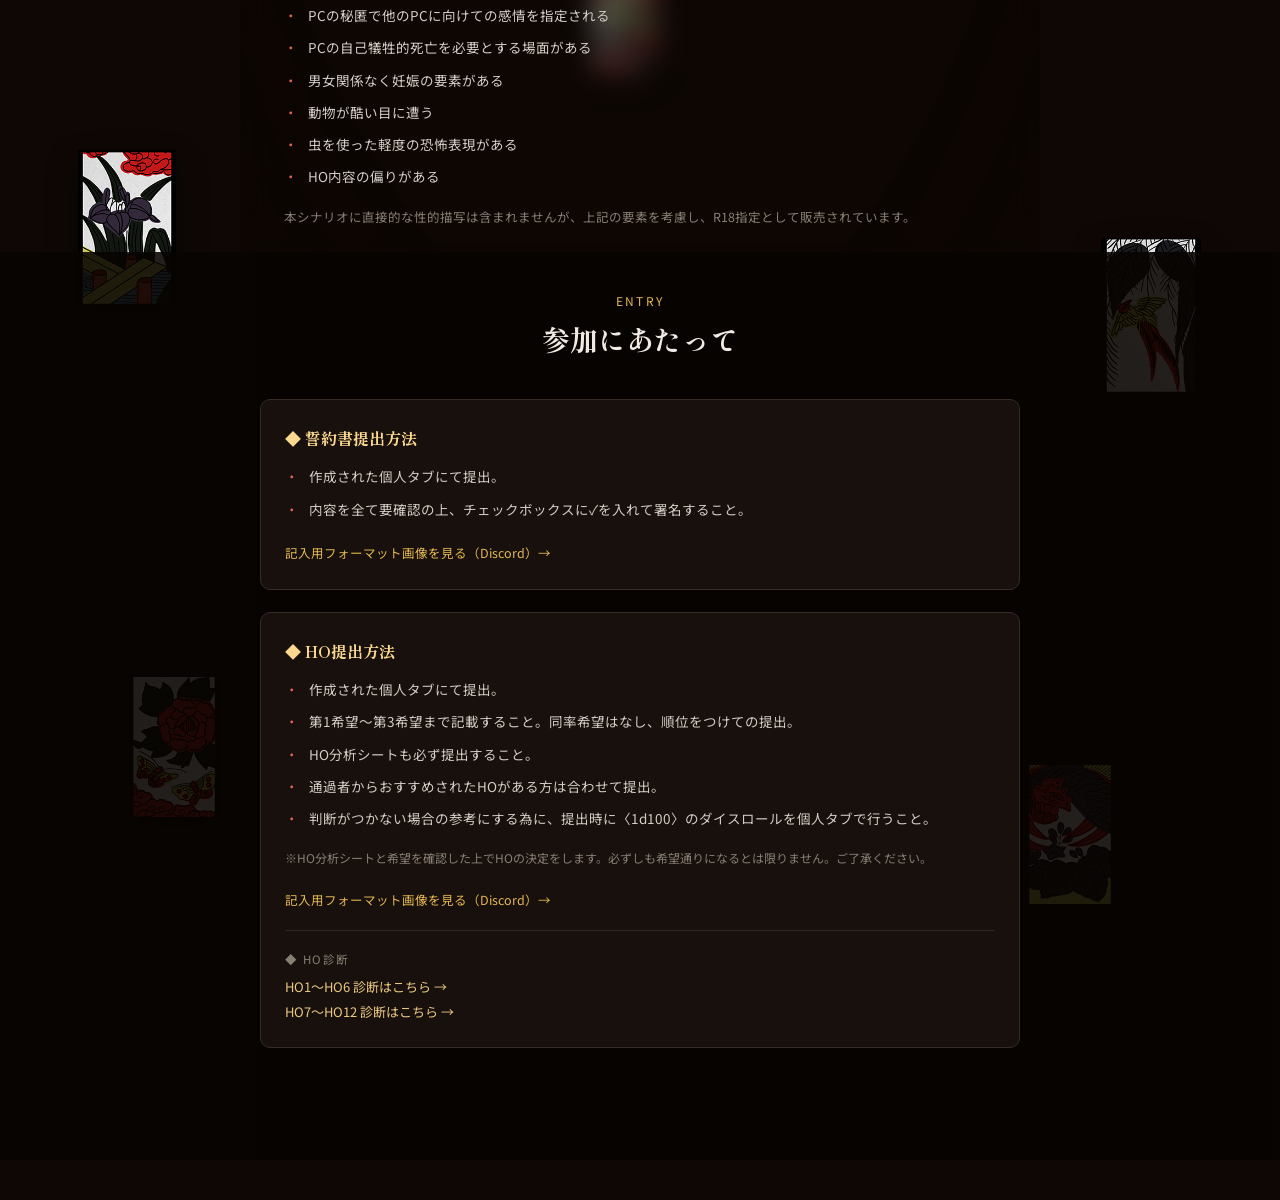
<file: overview.html>
<!DOCTYPE html>
<html lang="ja">
<head>
<meta charset="utf-8">
<meta name="viewport" content="width=device-width, initial-scale=1">
<title>概要 - 私立花ヶ丘高校秘密倶楽部</title>
<link rel="preconnect" href="https://fonts.googleapis.com">
<link href="https://fonts.googleapis.com/css2?family=Shippori+Mincho:wght@400;500;600;700;800&family=Noto+Sans+JP:wght@400;500;700;900&display=swap" rel="stylesheet">
<link rel="stylesheet" href="assets/css/site.css">
</head>
<body>
<header id="site-header">
  <div class="header-inner">
    <a class="brand" href="index.html">私立花ヶ丘高校秘密倶楽部</a>
    <nav>
      <a href="overview.html" class="active">概要</a>
      <a href="schedule.html">日程・会場</a>
      <a href="members.html">メンバー</a>
      <a href="investigators.html">探索者</a>
      <a href="notes.html">注意事項</a>
      <a href="house-rules.html">ハウスルール</a>
      <a href="character-creation.html">探索者作成</a>
    </nav>
    <div id="header-countdown">
      <span>開幕まで</span>
      <span class="num" id="countdown-days-header">-</span>
    </div>
  </div>
</header>
<div id="page-wrap" style="position:relative; background:oklch(0.14 0.015 50); font-family:'Noto Sans JP', sans-serif; color:oklch(0.94 0.012 70); min-height:100vh;">

  <div id="deco-cards" style="position:absolute; top:0; left:0; width:100%; height:3200px; z-index:0; pointer-events:none; overflow:hidden;">
    <div style="position:absolute; top:3.75%; left:3%; width:130px; height:204px; border-radius:2px; box-shadow:0 18px 41px rgba(0,0,0,.55); --r0:-10deg; --r1:-5deg; --dx:8px; --dy:10px; animation:cardDrift 15s ease-in-out infinite 0s;"><img src="assets/hanafuda/01.png" alt="花札" style="width:100%;height:100%;object-fit:cover;border-radius:2px;display:block;"></div>
    <div style="position:absolute; top:16.25%; left:8%; width:96px; height:150px; border-radius:2px; box-shadow:0 14px 30px rgba(0,0,0,.50); --r0:12deg; --r1:16deg; --dx:-6px; --dy:8px; animation:cardDrift 19s ease-in-out infinite 1.4s;"><img src="assets/hanafuda/02.png" alt="花札" style="width:100%;height:100%;object-fit:cover;border-radius:2px;display:block;"></div>
    <div style="position:absolute; top:30.625%; left:5%; width:110px; height:172px; border-radius:2px; box-shadow:0 15px 34px rgba(0,0,0,.50); --r0:-14deg; --r1:-9deg; --dx:7px; --dy:-8px; animation:cardDrift 17s ease-in-out infinite 2.5s;"><img src="assets/hanafuda/03.png" alt="花札" style="width:100%;height:100%;object-fit:cover;border-radius:2px;display:block;"></div>
    <div style="position:absolute; top:47.5%; left:12%; width:88px; height:138px; border-radius:2px; box-shadow:0 12px 28px rgba(0,0,0,.45); --r0:6deg; --r1:2deg; --dx:-8px; --dy:6px; animation:cardDrift 21s ease-in-out infinite 0.6s;"><img src="assets/hanafuda/04.png" alt="花札" style="width:100%;height:100%;object-fit:cover;border-radius:2px;display:block;"></div>
    <div style="position:absolute; top:62.5%; left:6%; width:100px; height:156px; border-radius:2px; box-shadow:0 14px 31px rgba(0,0,0,.45); --r0:9deg; --r1:5deg; --dx:6px; --dy:8px; animation:cardDrift 20s ease-in-out infinite 3.3s;"><img src="assets/hanafuda/05.png" alt="花札" style="width:100%;height:100%;object-fit:cover;border-radius:2px;display:block;"></div>
    <div style="position:absolute; top:81.25%; left:10%; width:92px; height:144px; border-radius:2px; box-shadow:0 13px 29px rgba(0,0,0,.45); --r0:-7deg; --r1:-2deg; --dx:-6px; --dy:7px; animation:cardDrift 18s ease-in-out infinite 1.7s;"><img src="assets/hanafuda/06.png" alt="花札" style="width:100%;height:100%;object-fit:cover;border-radius:2px;display:block;"></div>
    <div style="position:absolute; top:1.875%; left:82%; width:108px; height:170px; border-radius:2px; box-shadow:0 15px 34px rgba(0,0,0,.55); --r0:15deg; --r1:9deg; --dx:-8px; --dy:8px; animation:cardDrift 16s ease-in-out infinite 0.9s;"><img src="assets/hanafuda/07.png" alt="花札" style="width:100%;height:100%;object-fit:cover;border-radius:2px;display:block;"></div>
    <div style="position:absolute; top:18.75%; left:88%; width:90px; height:141px; border-radius:2px; box-shadow:0 13px 28px rgba(0,0,0,.45); --r0:-8deg; --r1:-3deg; --dx:6px; --dy:-6px; animation:cardDrift 20s ease-in-out infinite 2s;"><img src="assets/hanafuda/08.png" alt="花札" style="width:100%;height:100%;object-fit:cover;border-radius:2px;display:block;"></div>
    <div style="position:absolute; top:33.75%; left:84%; width:114px; height:179px; border-radius:2px; box-shadow:0 16px 36px rgba(0,0,0,.50); --r0:9deg; --r1:14deg; --dx:-7px; --dy:9px; animation:cardDrift 18s ease-in-out infinite 3.1s;"><img src="assets/hanafuda/09.png" alt="花札" style="width:100%;height:100%;object-fit:cover;border-radius:2px;display:block;"></div>
    <div style="position:absolute; top:50%; left:90%; width:84px; height:132px; border-radius:2px; box-shadow:0 12px 26px rgba(0,0,0,.45); --r0:-5deg; --r1:0deg; --dx:6px; --dy:6px; animation:cardDrift 22s ease-in-out infinite 1.8s;"><img src="assets/hanafuda/10.png" alt="花札" style="width:100%;height:100%;object-fit:cover;border-radius:2px;display:block;"></div>
    <div style="position:absolute; top:65.625%; left:86%; width:100px; height:156px; border-radius:2px; box-shadow:0 14px 31px rgba(0,0,0,.45); --r0:11deg; --r1:6deg; --dx:-6px; --dy:8px; animation:cardDrift 19s ease-in-out infinite 0.4s;"><img src="assets/hanafuda/11.png" alt="花札" style="width:100%;height:100%;object-fit:cover;border-radius:2px;display:block;"></div>
    <div style="position:absolute; top:84.375%; left:80%; width:92px; height:144px; border-radius:2px; box-shadow:0 13px 29px rgba(0,0,0,.45); --r0:-9deg; --r1:-4deg; --dx:7px; --dy:-7px; animation:cardDrift 21s ease-in-out infinite 2.8s;"><img src="assets/hanafuda/12.png" alt="花札" style="width:100%;height:100%;object-fit:cover;border-radius:2px;display:block;"></div>
    <div style="position:absolute; top:8.75%; left:44%; width:76px; height:119px; border-radius:2px; box-shadow:0 11px 24px rgba(0,0,0,.40); opacity:0.85; --r0:4deg; --r1:9deg; --dx:5px; --dy:5px; animation:cardDrift 24s ease-in-out infinite 3.6s;"><img src="assets/hanafuda/05.png" alt="花札" style="width:100%;height:100%;object-fit:cover;border-radius:2px;display:block;"></div>
    <div style="position:absolute; top:55.625%; left:46%; width:74px; height:116px; border-radius:2px; box-shadow:0 10px 23px rgba(0,0,0,.40); opacity:0.85; --r0:-6deg; --r1:-2deg; --dx:-5px; --dy:7px; animation:cardDrift 23s ease-in-out infinite 1.1s;"><img src="assets/hanafuda/02.png" alt="花札" style="width:100%;height:100%;object-fit:cover;border-radius:2px;display:block;"></div>
  </div>

  <div id="overview" class="content-panel" style="position:relative; z-index:1; max-width:760px; margin:0 auto; padding:96px 24px 24px;">
    <div style="text-align:center; margin-bottom:36px;">
      <div style="font-size:12px; letter-spacing:0.2em; color:oklch(0.8 0.13 85); margin-bottom:10px;">OVERVIEW</div>
      <h2 style="font-family:'Shippori Mincho', serif; font-size:28px; margin:0; font-weight:700;">シナリオ概要</h2>
    </div>

    <div class="overview-grid" style="display:grid; grid-template-columns:auto 1fr; gap:10px 18px; background:oklch(0.18 0.015 50); border:1px solid oklch(0.3 0.02 50); border-radius:10px; padding:24px 22px; text-align:left;">
      <div style="color:oklch(0.68 0.02 70); font-size:12.5px; white-space:nowrap; padding-top:13px;">シナリオ</div>
      <div style="color:oklch(0.92 0.012 70); font-size:13.5px; line-height:1.8;">クトゥルフ神話TRPG6版「<ruby>私立花ヶ丘高校秘密倶楽部<rt style="font-size:9px; color:oklch(0.68 0.02 70);">シリツハナガオカコウコウヒミツクラブ</rt></ruby>」</div>
      <div style="color:oklch(0.68 0.02 70); font-size:12.5px; white-space:nowrap;">舞台</div>
      <div style="color:oklch(0.92 0.012 70); font-size:13.5px; line-height:1.8;">現代日本　学校　夏休みの終わり</div>
      <div style="color:oklch(0.68 0.02 70); font-size:12.5px; white-space:nowrap;">PL人数</div>
      <div style="color:oklch(0.92 0.012 70); font-size:13.5px; line-height:1.8;">十二人</div>
      <div style="color:oklch(0.68 0.02 70); font-size:12.5px; white-space:nowrap;">セッションスタイル</div>
      <div style="color:oklch(0.92 0.012 70); font-size:13.5px; line-height:1.8;">通話を繋いだ状態のテキストセッション（半テキセ）に限定</div>
      <div style="color:oklch(0.68 0.02 70); font-size:12.5px; white-space:nowrap;">環境</div>
      <div style="color:oklch(0.92 0.012 70); font-size:13.5px; line-height:1.8;">スマホ不可・PC推奨</div>
      <div style="color:oklch(0.68 0.02 70); font-size:12.5px; white-space:nowrap;">プレイ時間</div>
      <div style="color:oklch(0.92 0.012 70); font-size:13.5px; line-height:1.8;">24 時間〜</div>
      <div style="color:oklch(0.68 0.02 70); font-size:12.5px; white-space:nowrap;">PC 設定</div>
      <div style="color:oklch(0.92 0.012 70); font-size:13.5px; line-height:1.8;">秘匿あり、新規学生探索者限定</div>
      <div style="color:oklch(0.68 0.02 70); font-size:12.5px; white-space:nowrap;">推奨技能</div>
      <div style="color:oklch(0.92 0.012 70); font-size:13.5px; line-height:1.8;">基本探索技能、オカルト、自衛程度の戦闘技能推奨</div>
      <div style="color:oklch(0.68 0.02 70); font-size:12.5px; white-space:nowrap;">ロスト率</div>
      <div style="color:oklch(0.92 0.012 70); font-size:13.5px; line-height:1.8;">？</div>
      <div style="color:oklch(0.68 0.02 70); font-size:12.5px; white-space:nowrap;">PvP 要素</div>
      <div style="color:oklch(0.92 0.012 70); font-size:13.5px; line-height:1.8;">不回避の PvP 要素あり （本シナリオでは PvP の定義をPCとPCが殺し合いに発展することと定義する）</div>
    </div>

    <div style="text-align:left;">
      <div style="font-size:11px; letter-spacing:0.15em; color:oklch(0.68 0.13 85); margin:36px 0 12px;">あらすじ</div>
      <p style="font-size:13.5px; line-height:2; color:oklch(0.82 0.012 70); margin:0;">あなたたちはそれぞれがオカルトに興味のある高校生だ。<br>毎日1話ずつ順番に怪談を語っていき、<br>1週間の最後に［NPC 菅原恋］が99話目を語り終えることで百物語は終了する。<br>物語は、百物語１日目にあなたたちが花ヶ丘高校へ集まるところから始まる。</p>

      <div style="font-size:11px; letter-spacing:0.15em; color:oklch(0.68 0.13 85); margin:36px 0 12px;">HO</div>
      <p style="font-size:13.5px; line-height:1.9; color:oklch(0.82 0.012 70); margin:0 0 16px;">HO共通：あなたたちはそれぞれ怪談の語り部である。</p>
      <div style="display:grid; grid-template-columns:repeat(auto-fit, minmax(96px, 1fr)); gap:8px;">
      <div style="background:oklch(0.18 0.015 50); border:1px solid oklch(0.3 0.02 50); border-radius:8px; padding:12px 8px; text-align:center;">
        <div style="font-size:10.5px; color:oklch(0.68 0.02 70); letter-spacing:0.05em; margin-bottom:4px;">HO1</div>
        <div style="font-size:13px; color:oklch(0.9 0.012 70); font-weight:700;">松に鶴🦩</div>
      </div>
      <div style="background:oklch(0.18 0.015 50); border:1px solid oklch(0.3 0.02 50); border-radius:8px; padding:12px 8px; text-align:center;">
        <div style="font-size:10.5px; color:oklch(0.68 0.02 70); letter-spacing:0.05em; margin-bottom:4px;">HO2</div>
        <div style="font-size:13px; color:oklch(0.9 0.012 70); font-weight:700;">梅に鶯🐥</div>
      </div>
      <div style="background:oklch(0.18 0.015 50); border:1px solid oklch(0.3 0.02 50); border-radius:8px; padding:12px 8px; text-align:center;">
        <div style="font-size:10.5px; color:oklch(0.68 0.02 70); letter-spacing:0.05em; margin-bottom:4px;">HO3</div>
        <div style="font-size:13px; color:oklch(0.9 0.012 70); font-weight:700;">桜に幕🌸</div>
      </div>
      <div style="background:oklch(0.18 0.015 50); border:1px solid oklch(0.3 0.02 50); border-radius:8px; padding:12px 8px; text-align:center;">
        <div style="font-size:10.5px; color:oklch(0.68 0.02 70); letter-spacing:0.05em; margin-bottom:4px;">HO4</div>
        <div style="font-size:13px; color:oklch(0.9 0.012 70); font-weight:700;">藤に不如帰🦜</div>
      </div>
      <div style="background:oklch(0.18 0.015 50); border:1px solid oklch(0.3 0.02 50); border-radius:8px; padding:12px 8px; text-align:center;">
        <div style="font-size:10.5px; color:oklch(0.68 0.02 70); letter-spacing:0.05em; margin-bottom:4px;">HO5</div>
        <div style="font-size:13px; color:oklch(0.9 0.012 70); font-weight:700;">菖蒲に八橋💠</div>
      </div>
      <div style="background:oklch(0.18 0.015 50); border:1px solid oklch(0.3 0.02 50); border-radius:8px; padding:12px 8px; text-align:center;">
        <div style="font-size:10.5px; color:oklch(0.68 0.02 70); letter-spacing:0.05em; margin-bottom:4px;">HO6</div>
        <div style="font-size:13px; color:oklch(0.9 0.012 70); font-weight:700;">牡丹に蝶🦋</div>
      </div>
      <div style="background:oklch(0.18 0.015 50); border:1px solid oklch(0.3 0.02 50); border-radius:8px; padding:12px 8px; text-align:center;">
        <div style="font-size:10.5px; color:oklch(0.68 0.02 70); letter-spacing:0.05em; margin-bottom:4px;">HO7</div>
        <div style="font-size:13px; color:oklch(0.9 0.012 70); font-weight:700;">萩に猪🐗</div>
      </div>
      <div style="background:oklch(0.18 0.015 50); border:1px solid oklch(0.3 0.02 50); border-radius:8px; padding:12px 8px; text-align:center;">
        <div style="font-size:10.5px; color:oklch(0.68 0.02 70); letter-spacing:0.05em; margin-bottom:4px;">HO8</div>
        <div style="font-size:13px; color:oklch(0.9 0.012 70); font-weight:700;">芒に月🎑</div>
      </div>
      <div style="background:oklch(0.18 0.015 50); border:1px solid oklch(0.3 0.02 50); border-radius:8px; padding:12px 8px; text-align:center;">
        <div style="font-size:10.5px; color:oklch(0.68 0.02 70); letter-spacing:0.05em; margin-bottom:4px;">HO9</div>
        <div style="font-size:13px; color:oklch(0.9 0.012 70); font-weight:700;">菊に盃🍶</div>
      </div>
      <div style="background:oklch(0.18 0.015 50); border:1px solid oklch(0.3 0.02 50); border-radius:8px; padding:12px 8px; text-align:center;">
        <div style="font-size:10.5px; color:oklch(0.68 0.02 70); letter-spacing:0.05em; margin-bottom:4px;">HO10</div>
        <div style="font-size:13px; color:oklch(0.9 0.012 70); font-weight:700;">紅葉に鹿🦌</div>
      </div>
      <div style="background:oklch(0.18 0.015 50); border:1px solid oklch(0.3 0.02 50); border-radius:8px; padding:12px 8px; text-align:center;">
        <div style="font-size:10.5px; color:oklch(0.68 0.02 70); letter-spacing:0.05em; margin-bottom:4px;">HO11</div>
        <div style="font-size:13px; color:oklch(0.9 0.012 70); font-weight:700;">柳に燕🐦</div>
      </div>
      <div style="background:oklch(0.18 0.015 50); border:1px solid oklch(0.3 0.02 50); border-radius:8px; padding:12px 8px; text-align:center;">
        <div style="font-size:10.5px; color:oklch(0.68 0.02 70); letter-spacing:0.05em; margin-bottom:4px;">HO12</div>
        <div style="font-size:13px; color:oklch(0.9 0.012 70); font-weight:700;">桐に鳳凰🦚</div>
      </div>
      </div>

      <div style="font-size:11px; letter-spacing:0.15em; color:oklch(0.68 0.13 85); margin:36px 0 12px;">シナリオについて</div>
      <ol style="margin:0; padding-left:20px;">
      <li style="font-size:13.5px; line-height:1.9; color:oklch(0.85 0.012 70); margin-bottom:14px; padding-left:4px;">本シナリオはオンラインでのテキストセッション以外で回すことが禁じられています。</li>
      <li style="font-size:13.5px; line-height:1.9; color:oklch(0.85 0.012 70); margin-bottom:14px; padding-left:4px;">本シナリオはPL未通過でのKPは推奨されていません。想定されたギミックを活かせない場合があります。未通過でKPをする際は自分が未通過であること、ギミック通りの進行が難しい可能性があることをPLに伝える必要があります。（KPにとって難易度が高いシナリオです）</li>
      <li style="font-size:13.5px; line-height:1.9; color:oklch(0.85 0.012 70); margin-bottom:14px; padding-left:4px;">シナリオの更新は作者のX（<a href="https://x.com/meltcorgi" target="_blank" rel="noopener" style="color:oklch(0.8 0.13 85); text-decoration:none;">@meltcorgi</a>）で通知されます。</li>
      <li style="font-size:13.5px; line-height:1.9; color:oklch(0.85 0.012 70); margin-bottom:14px; padding-left:4px;">本シナリオに対する全ての改変は、原則として作者により許容されています。1についても禁止事項ではありますが、絶対的なものではありません。ただし、不適切な改変が判明した場合には、作者の公式アカウントより匿名で注意喚起が行われることがあります。常識的範囲内で許容される改変については、特段の制限は設けられていません。なお、極端な内容の改変やボイスセッション等に限定したケースの場合のみ、注意喚起の対象となる可能性があります。</li>
      </ol>

      <div style="font-size:11px; letter-spacing:0.15em; color:oklch(0.68 0.13 85); margin:36px 0 12px;">本シナリオに含まれる要素</div>
      <ul style="list-style:none; margin:0 0 16px; padding:0; display:flex; flex-direction:column; gap:8px;">
        <li style="display:flex; gap:10px; align-items:flex-start; font-size:13.5px; line-height:1.8; color:oklch(0.85 0.012 70);"><span style="color:oklch(0.65 0.16 30); flex-shrink:0;">・</span>不回避のPVPがある</li>
        <li style="display:flex; gap:10px; align-items:flex-start; font-size:13.5px; line-height:1.8; color:oklch(0.85 0.012 70);"><span style="color:oklch(0.65 0.16 30); flex-shrink:0;">・</span>自分のPCが相手のPCを殺害する</li>
        <li style="display:flex; gap:10px; align-items:flex-start; font-size:13.5px; line-height:1.8; color:oklch(0.85 0.012 70);"><span style="color:oklch(0.65 0.16 30); flex-shrink:0;">・</span>自分のPCが相手のPCに殺害される</li>
        <li style="display:flex; gap:10px; align-items:flex-start; font-size:13.5px; line-height:1.8; color:oklch(0.85 0.012 70);"><span style="color:oklch(0.65 0.16 30); flex-shrink:0;">・</span>PCの秘匿で他のPCに向けての感情を指定される</li>
        <li style="display:flex; gap:10px; align-items:flex-start; font-size:13.5px; line-height:1.8; color:oklch(0.85 0.012 70);"><span style="color:oklch(0.65 0.16 30); flex-shrink:0;">・</span>PCの自己犠牲的死亡を必要とする場面がある</li>
        <li style="display:flex; gap:10px; align-items:flex-start; font-size:13.5px; line-height:1.8; color:oklch(0.85 0.012 70);"><span style="color:oklch(0.65 0.16 30); flex-shrink:0;">・</span>男女関係なく妊娠の要素がある</li>
        <li style="display:flex; gap:10px; align-items:flex-start; font-size:13.5px; line-height:1.8; color:oklch(0.85 0.012 70);"><span style="color:oklch(0.65 0.16 30); flex-shrink:0;">・</span>動物が酷い目に遭う</li>
        <li style="display:flex; gap:10px; align-items:flex-start; font-size:13.5px; line-height:1.8; color:oklch(0.85 0.012 70);"><span style="color:oklch(0.65 0.16 30); flex-shrink:0;">・</span>虫を使った軽度の恐怖表現がある</li>
        <li style="display:flex; gap:10px; align-items:flex-start; font-size:13.5px; line-height:1.8; color:oklch(0.85 0.012 70);"><span style="color:oklch(0.65 0.16 30); flex-shrink:0;">・</span>HO内容の偏りがある</li>
      </ul>
      <p style="font-size:12.5px; line-height:1.9; color:oklch(0.6 0.02 70); margin:0;">本シナリオに直接的な性的描写は含まれませんが、上記の要素を考慮し、R18指定として販売されています。</p>
    </div>
  </div>

  <div id="notes" style="position:relative; z-index:1; background:oklch(0.11 0.012 50 / 0.88); padding:40px 24px 112px;">
    <div style="max-width:760px; margin:0 auto;">
      <div style="text-align:center;">
        <div style="font-size:12px; letter-spacing:0.2em; color:oklch(0.8 0.13 85); margin-bottom:10px;">ENTRY</div>
        <h2 style="font-family:'Shippori Mincho', serif; font-size:28px; margin:0 0 40px; font-weight:700;">参加にあたって</h2>
      </div>

      <div style="display:flex; flex-direction:column; gap:22px; text-align:left;">

        <div style="background:oklch(0.18 0.015 50); border:1px solid oklch(0.3 0.02 50); border-radius:10px; padding:26px 24px;">
          <h3 style="font-family:'Shippori Mincho', serif; font-size:16px; margin:0 0 14px; font-weight:700; color:oklch(0.9 0.1 85);">◆ 誓約書提出方法</h3>
          <ul style="list-style:none; margin:0 0 18px; padding:0; display:flex; flex-direction:column; gap:8px;">
            <li style="display:flex; gap:10px; align-items:flex-start; font-size:13.5px; line-height:1.8; color:oklch(0.85 0.012 70);"><span style="color:oklch(0.65 0.16 30); flex-shrink:0;">・</span>作成された個人タブにて提出。</li>
            <li style="display:flex; gap:10px; align-items:flex-start; font-size:13.5px; line-height:1.8; color:oklch(0.85 0.012 70);"><span style="color:oklch(0.65 0.16 30); flex-shrink:0;">・</span>内容を全て要確認の上、チェックボックスに✓を入れて署名すること。</li>
          </ul>
          <a href="https://discord.com/channels/1503812629678919773/1503955095447146557" target="_blank" rel="noopener" style="display:inline-flex; align-items:center; gap:6px; font-size:12.5px; color:oklch(0.8 0.13 85); text-decoration:none;">記入用フォーマット画像を見る（Discord）→</a>
        </div>

        <div style="background:oklch(0.18 0.015 50); border:1px solid oklch(0.3 0.02 50); border-radius:10px; padding:26px 24px;">
          <h3 style="font-family:'Shippori Mincho', serif; font-size:16px; margin:0 0 14px; font-weight:700; color:oklch(0.9 0.1 85);">◆ HO提出方法</h3>
          <ul style="list-style:none; margin:0 0 16px; padding:0; display:flex; flex-direction:column; gap:8px;">
            <li style="display:flex; gap:10px; align-items:flex-start; font-size:13.5px; line-height:1.8; color:oklch(0.85 0.012 70);"><span style="color:oklch(0.65 0.16 30); flex-shrink:0;">・</span>作成された個人タブにて提出。</li>
            <li style="display:flex; gap:10px; align-items:flex-start; font-size:13.5px; line-height:1.8; color:oklch(0.85 0.012 70);"><span style="color:oklch(0.65 0.16 30); flex-shrink:0;">・</span>第1希望～第3希望まで記載すること。同率希望はなし、順位をつけての提出。</li>
            <li style="display:flex; gap:10px; align-items:flex-start; font-size:13.5px; line-height:1.8; color:oklch(0.85 0.012 70);"><span style="color:oklch(0.65 0.16 30); flex-shrink:0;">・</span>HO分析シートも必ず提出すること。</li>
            <li style="display:flex; gap:10px; align-items:flex-start; font-size:13.5px; line-height:1.8; color:oklch(0.85 0.012 70);"><span style="color:oklch(0.65 0.16 30); flex-shrink:0;">・</span>通過者からおすすめされたHOがある方は合わせて提出。</li>
            <li style="display:flex; gap:10px; align-items:flex-start; font-size:13.5px; line-height:1.8; color:oklch(0.85 0.012 70);"><span style="color:oklch(0.65 0.16 30); flex-shrink:0;">・</span>判断がつかない場合の参考にする為に、提出時に〈1d100〉のダイスロールを個人タブで行うこと。</li>
          </ul>
          <p style="font-size:12px; color:oklch(0.6 0.02 70); line-height:1.8; margin:0 0 18px;">※HO分析シートと希望を確認した上でHOの決定をします。必ずしも希望通りになるとは限りません。ご了承ください。</p>
          <a href="https://discord.com/channels/1503812629678919773/1503955645869588541" target="_blank" rel="noopener" style="display:inline-flex; align-items:center; gap:6px; font-size:12.5px; color:oklch(0.8 0.13 85); text-decoration:none;">記入用フォーマット画像を見る（Discord）→</a>
          <div style="margin-top:20px; padding-top:20px; border-top:1px solid oklch(0.28 0.02 50);">
            <p style="font-size:11.5px; letter-spacing:0.12em; color:oklch(0.6 0.02 70); margin:0 0 10px;">◆ HO診断</p>
            <div style="display:flex; flex-direction:column; gap:6px;">
              <a href="https://kuizy.net/analysis/3002" target="_blank" rel="noopener" style="font-size:13px; color:oklch(0.85 0.1 85); text-decoration:none;">HO1～HO6 診断はこちら →</a>
              <a href="https://kuizy.net/analysis/3003" target="_blank" rel="noopener" style="font-size:13px; color:oklch(0.85 0.1 85); text-decoration:none;">HO7～HO12 診断はこちら →</a>
            </div>
          </div>
        </div>

      </div>
    </div>
  </div>

</div>

  <footer id="site-footer">
    <button id="back-to-top" type="button" onclick="window.scrollTo({top:0, behavior:'smooth'})" aria-label="ページ上部へ戻る">
      <svg viewBox="0 0 24 24" fill="none" stroke="currentColor" stroke-width="2.5" stroke-linecap="round" stroke-linejoin="round"><path d="M12 19V5"/><path d="M5 12l7-7 7 7"/></svg>
      <span>TOP</span>
    </button>
    <span class="footer-line">シナリオ：私立花ヶ丘高校秘密倶楽部</span>
    <a class="footer-booth-btn" href="https://meltpopon.booth.pm/items/8059378" target="_blank" rel="noopener">BOOTHで見る</a>
    <span class="footer-line footer-bgm">BGM：ふういん神社 by もみじばミュージック（<a href="https://music.storyinvention.com/" target="_blank" rel="noopener">music.storyinvention.com</a>）</span>
  </footer>

  <audio id="bgm" loop preload="none" muted>
    <source src="assets/bgm/fuuin-zinja.mp3" type="audio/mpeg">
  </audio>
  <div id="bgm-control">
    <button id="bgm-toggle" type="button" onclick="toggleBgm()" aria-label="BGMの再生・停止">
      <svg id="bgm-icon-off" viewBox="0 0 24 24" fill="none" stroke="oklch(0.75 0.02 70)" stroke-width="2" stroke-linecap="round" stroke-linejoin="round"><polygon points="4 8 4 16 9 16 14 20 14 4 9 8" fill="oklch(0.75 0.02 70)" stroke="none"/><line x1="16.5" y1="8.5" x2="21.5" y2="14.5"/><line x1="21.5" y1="8.5" x2="16.5" y2="14.5"/></svg>
      <svg id="bgm-icon-on" viewBox="0 0 24 24" fill="none" stroke="oklch(0.85 0.13 85)" stroke-width="2" stroke-linecap="round" stroke-linejoin="round" style="display:none;"><polygon points="4 8 4 16 9 16 14 20 14 4 9 8" fill="oklch(0.85 0.13 85)" stroke="none"/><path d="M16 8.5a5 5 0 0 1 0 7"/><path d="M18.5 6a9 9 0 0 1 0 12"/></svg>
    </button>
    <div id="bgm-volume-wrap">
      <input id="bgm-volume" type="range" min="0" max="100" value="23" oninput="setBgmVolume(this.value)" onchange="this.blur()" aria-label="音量">
    </div>
  </div>
<script src="assets/js/site.js"></script>
</body>
</html>
</file>
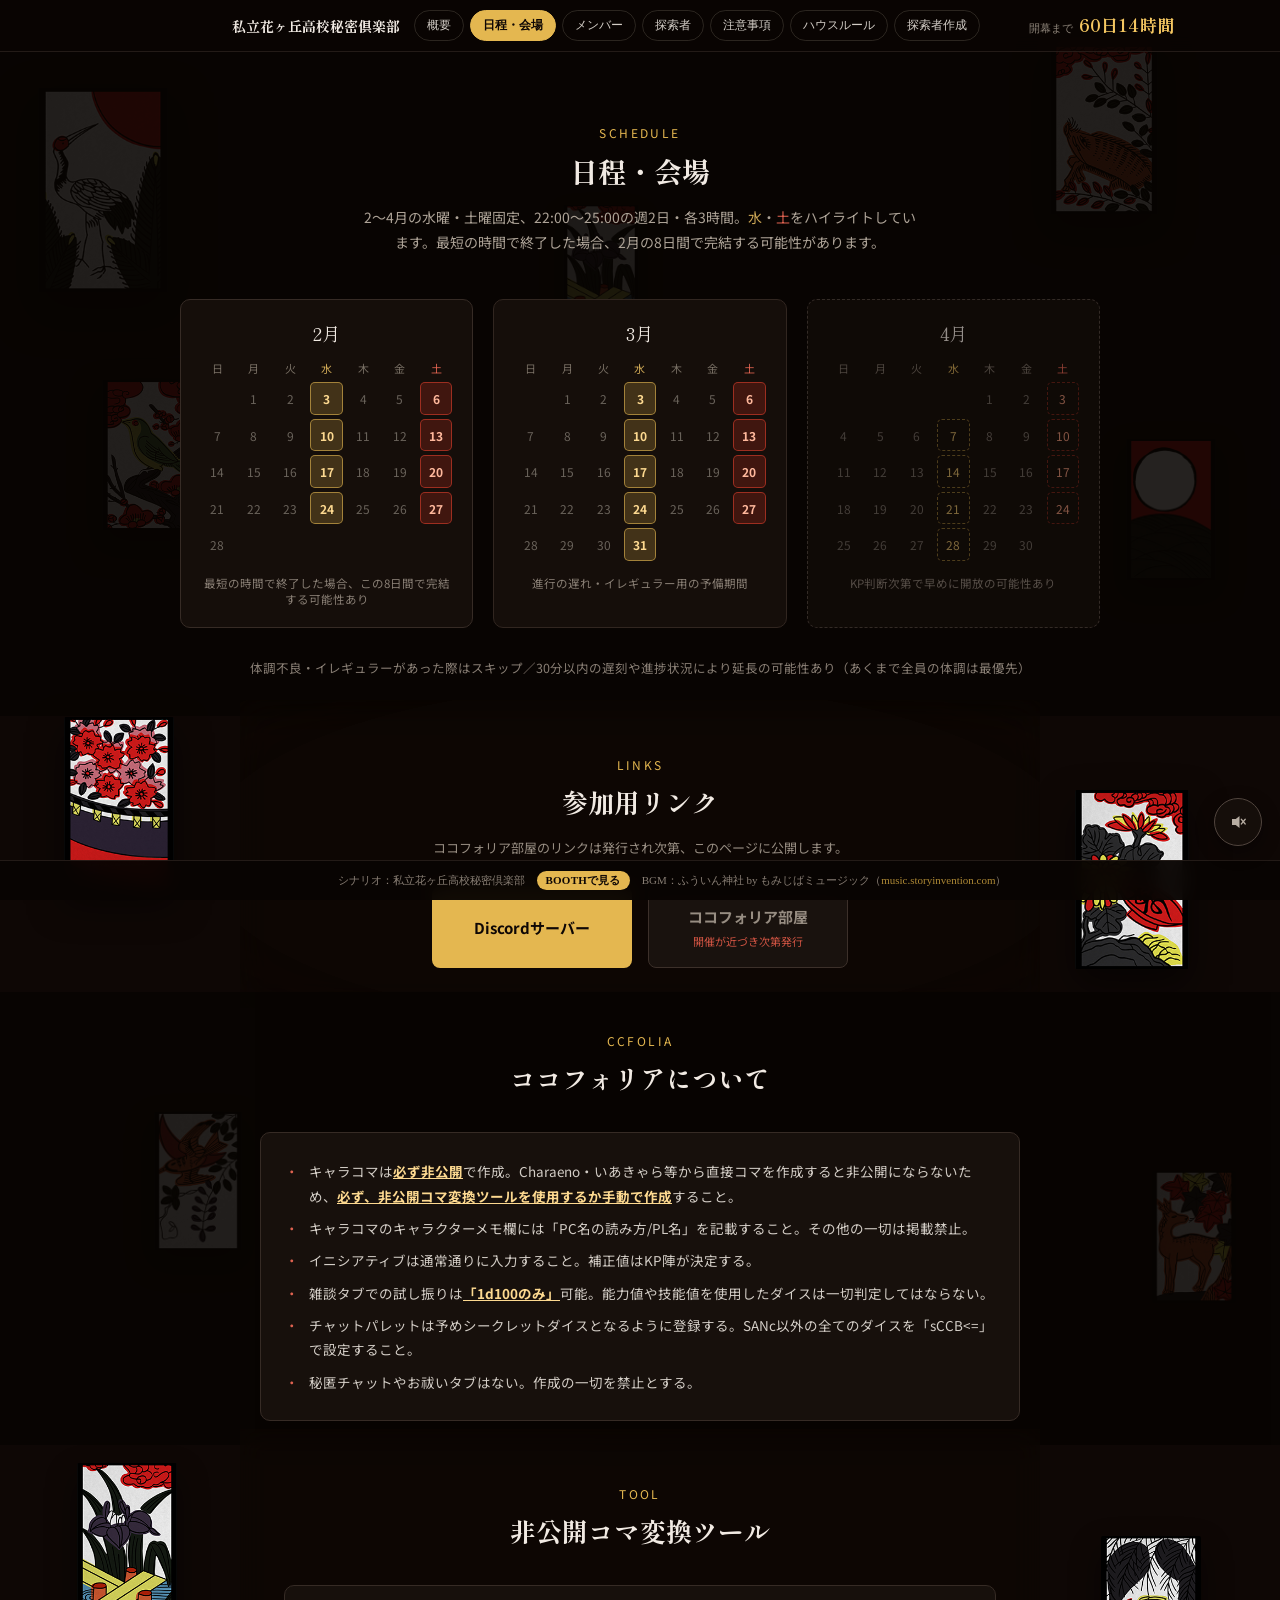
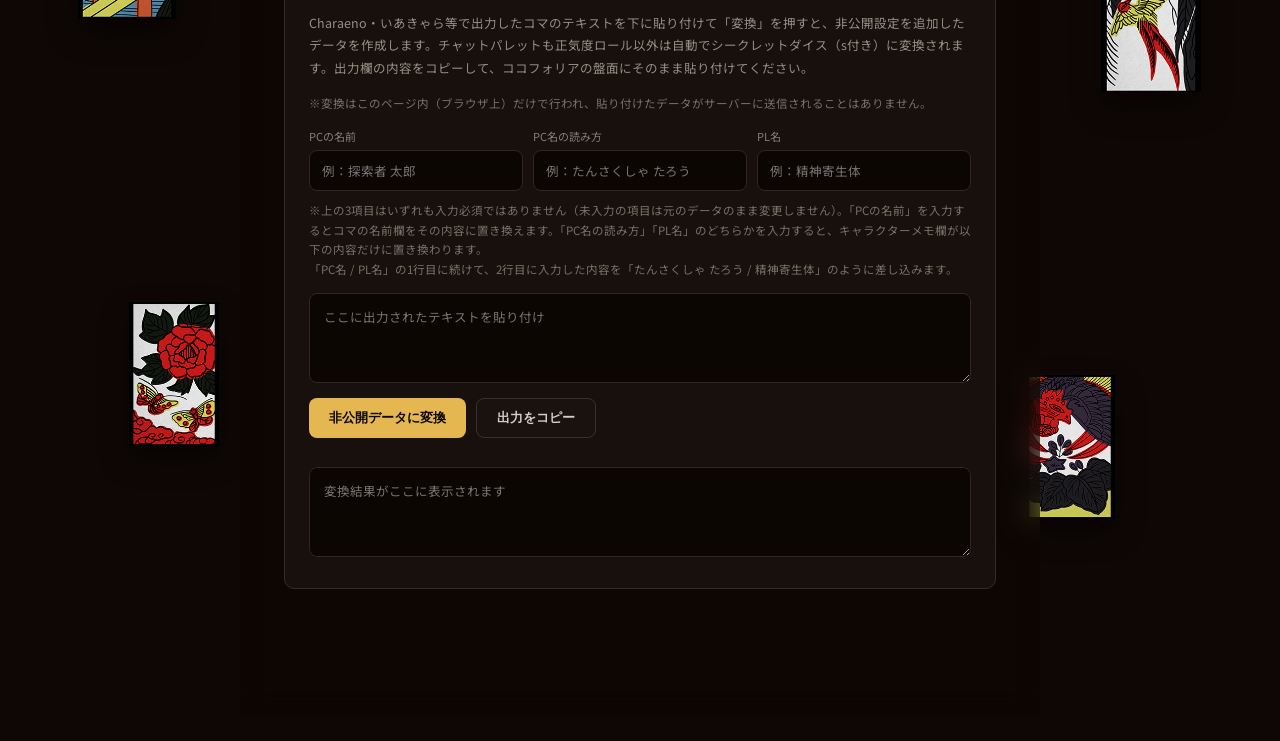
<file: schedule.html>
<!DOCTYPE html>
<html lang="ja">
<head>
<meta charset="utf-8">
<meta name="viewport" content="width=device-width, initial-scale=1">
<title>日程・会場 - 私立花ヶ丘高校秘密倶楽部</title>
<link rel="preconnect" href="https://fonts.googleapis.com">
<link href="https://fonts.googleapis.com/css2?family=Shippori+Mincho:wght@400;500;600;700;800&family=Noto+Sans+JP:wght@400;500;700;900&display=swap" rel="stylesheet">
<link rel="stylesheet" href="assets/css/site.css">
</head>
<body>
<header id="site-header">
  <div class="header-inner">
    <a class="brand" href="index.html">私立花ヶ丘高校秘密倶楽部</a>
    <nav>
      <a href="overview.html">概要</a>
      <a href="schedule.html" class="active">日程・会場</a>
      <a href="members.html">メンバー</a>
      <a href="investigators.html">探索者</a>
      <a href="notes.html">注意事項</a>
      <a href="house-rules.html">ハウスルール</a>
      <a href="character-creation.html">探索者作成</a>
    </nav>
    <div id="header-countdown">
      <span>開幕まで</span>
      <span class="num" id="countdown-days-header">-</span>
    </div>
  </div>
</header>
<div id="page-wrap" style="position:relative; background:oklch(0.14 0.015 50); font-family:'Noto Sans JP', sans-serif; color:oklch(0.94 0.012 70); min-height:100vh;">

  <div id="deco-cards" style="position:absolute; top:0; left:0; width:100%; height:3200px; z-index:0; pointer-events:none; overflow:hidden;">
    <div style="position:absolute; top:3.75%; left:3%; width:130px; height:204px; border-radius:2px; box-shadow:0 18px 41px rgba(0,0,0,.55); --r0:-10deg; --r1:-5deg; --dx:8px; --dy:10px; animation:cardDrift 15s ease-in-out infinite 0s;"><img src="assets/hanafuda/01.png" alt="花札" style="width:100%;height:100%;object-fit:cover;border-radius:2px;display:block;"></div>
    <div style="position:absolute; top:16.25%; left:8%; width:96px; height:150px; border-radius:2px; box-shadow:0 14px 30px rgba(0,0,0,.50); --r0:12deg; --r1:16deg; --dx:-6px; --dy:8px; animation:cardDrift 19s ease-in-out infinite 1.4s;"><img src="assets/hanafuda/02.png" alt="花札" style="width:100%;height:100%;object-fit:cover;border-radius:2px;display:block;"></div>
    <div style="position:absolute; top:30.625%; left:5%; width:110px; height:172px; border-radius:2px; box-shadow:0 15px 34px rgba(0,0,0,.50); --r0:-14deg; --r1:-9deg; --dx:7px; --dy:-8px; animation:cardDrift 17s ease-in-out infinite 2.5s;"><img src="assets/hanafuda/03.png" alt="花札" style="width:100%;height:100%;object-fit:cover;border-radius:2px;display:block;"></div>
    <div style="position:absolute; top:47.5%; left:12%; width:88px; height:138px; border-radius:2px; box-shadow:0 12px 28px rgba(0,0,0,.45); --r0:6deg; --r1:2deg; --dx:-8px; --dy:6px; animation:cardDrift 21s ease-in-out infinite 0.6s;"><img src="assets/hanafuda/04.png" alt="花札" style="width:100%;height:100%;object-fit:cover;border-radius:2px;display:block;"></div>
    <div style="position:absolute; top:62.5%; left:6%; width:100px; height:156px; border-radius:2px; box-shadow:0 14px 31px rgba(0,0,0,.45); --r0:9deg; --r1:5deg; --dx:6px; --dy:8px; animation:cardDrift 20s ease-in-out infinite 3.3s;"><img src="assets/hanafuda/05.png" alt="花札" style="width:100%;height:100%;object-fit:cover;border-radius:2px;display:block;"></div>
    <div style="position:absolute; top:81.25%; left:10%; width:92px; height:144px; border-radius:2px; box-shadow:0 13px 29px rgba(0,0,0,.45); --r0:-7deg; --r1:-2deg; --dx:-6px; --dy:7px; animation:cardDrift 18s ease-in-out infinite 1.7s;"><img src="assets/hanafuda/06.png" alt="花札" style="width:100%;height:100%;object-fit:cover;border-radius:2px;display:block;"></div>
    <div style="position:absolute; top:1.875%; left:82%; width:108px; height:170px; border-radius:2px; box-shadow:0 15px 34px rgba(0,0,0,.55); --r0:15deg; --r1:9deg; --dx:-8px; --dy:8px; animation:cardDrift 16s ease-in-out infinite 0.9s;"><img src="assets/hanafuda/07.png" alt="花札" style="width:100%;height:100%;object-fit:cover;border-radius:2px;display:block;"></div>
    <div style="position:absolute; top:18.75%; left:88%; width:90px; height:141px; border-radius:2px; box-shadow:0 13px 28px rgba(0,0,0,.45); --r0:-8deg; --r1:-3deg; --dx:6px; --dy:-6px; animation:cardDrift 20s ease-in-out infinite 2s;"><img src="assets/hanafuda/08.png" alt="花札" style="width:100%;height:100%;object-fit:cover;border-radius:2px;display:block;"></div>
    <div style="position:absolute; top:33.75%; left:84%; width:114px; height:179px; border-radius:2px; box-shadow:0 16px 36px rgba(0,0,0,.50); --r0:9deg; --r1:14deg; --dx:-7px; --dy:9px; animation:cardDrift 18s ease-in-out infinite 3.1s;"><img src="assets/hanafuda/09.png" alt="花札" style="width:100%;height:100%;object-fit:cover;border-radius:2px;display:block;"></div>
    <div style="position:absolute; top:50%; left:90%; width:84px; height:132px; border-radius:2px; box-shadow:0 12px 26px rgba(0,0,0,.45); --r0:-5deg; --r1:0deg; --dx:6px; --dy:6px; animation:cardDrift 22s ease-in-out infinite 1.8s;"><img src="assets/hanafuda/10.png" alt="花札" style="width:100%;height:100%;object-fit:cover;border-radius:2px;display:block;"></div>
    <div style="position:absolute; top:65.625%; left:86%; width:100px; height:156px; border-radius:2px; box-shadow:0 14px 31px rgba(0,0,0,.45); --r0:11deg; --r1:6deg; --dx:-6px; --dy:8px; animation:cardDrift 19s ease-in-out infinite 0.4s;"><img src="assets/hanafuda/11.png" alt="花札" style="width:100%;height:100%;object-fit:cover;border-radius:2px;display:block;"></div>
    <div style="position:absolute; top:84.375%; left:80%; width:92px; height:144px; border-radius:2px; box-shadow:0 13px 29px rgba(0,0,0,.45); --r0:-9deg; --r1:-4deg; --dx:7px; --dy:-7px; animation:cardDrift 21s ease-in-out infinite 2.8s;"><img src="assets/hanafuda/12.png" alt="花札" style="width:100%;height:100%;object-fit:cover;border-radius:2px;display:block;"></div>
    <div style="position:absolute; top:8.75%; left:44%; width:76px; height:119px; border-radius:2px; box-shadow:0 11px 24px rgba(0,0,0,.40); opacity:0.85; --r0:4deg; --r1:9deg; --dx:5px; --dy:5px; animation:cardDrift 24s ease-in-out infinite 3.6s;"><img src="assets/hanafuda/05.png" alt="花札" style="width:100%;height:100%;object-fit:cover;border-radius:2px;display:block;"></div>
    <div style="position:absolute; top:55.625%; left:46%; width:74px; height:116px; border-radius:2px; box-shadow:0 10px 23px rgba(0,0,0,.40); opacity:0.85; --r0:-6deg; --r1:-2deg; --dx:-5px; --dy:7px; animation:cardDrift 23s ease-in-out infinite 1.1s;"><img src="assets/hanafuda/02.png" alt="花札" style="width:100%;height:100%;object-fit:cover;border-radius:2px;display:block;"></div>
  </div>
  <div id="schedule" style="position:relative; z-index:1; background:oklch(0.11 0.012 50 / 0.88); padding:72px 24px 24px;">
    <div style="max-width:920px; margin:0 auto;">
      <div style="text-align:center; margin-bottom:44px;">
        <div style="font-size:12px; letter-spacing:0.2em; color:oklch(0.8 0.13 85); margin-bottom:10px;">SCHEDULE</div>
        <h2 style="font-family:'Shippori Mincho', serif; font-size:28px; margin:0; font-weight:700;">日程・会場</h2>
        <p style="color:oklch(0.72 0.02 70); font-size:14px; margin:14px auto 0; max-width:560px; line-height:1.8;">2〜4月の水曜・土曜固定、22:00〜25:00の週2日・各3時間。<span style="color:oklch(0.75 0.11 85);">水</span>・<span style="color:oklch(0.65 0.16 30);">土</span>をハイライトしています。最短の時間で終了した場合、2月の8日間で完結する可能性があります。</p>
      </div>
      <div style="display:grid; grid-template-columns:repeat(auto-fit, minmax(260px, 1fr)); gap:20px;">

        <div style="background:oklch(0.17 0.015 50); border:1px solid oklch(0.3 0.02 50); border-radius:10px; padding:20px;">
          <div style="font-family:'Shippori Mincho', serif; font-size:18px; margin-bottom:14px; color:oklch(0.94 0.012 70); text-align:center;">2月</div>
          <div style="display:grid; grid-template-columns:repeat(7,1fr); gap:4px; font-size:11px; color:oklch(0.55 0.02 70); text-align:center; margin-bottom:6px;"><div>日</div><div>月</div><div>火</div><div style="color:oklch(0.75 0.11 85);">水</div><div>木</div><div>金</div><div style="color:oklch(0.65 0.16 30);">土</div></div>
          <div style="display:grid; grid-template-columns:repeat(7,1fr); gap:4px;">
            <div style="aspect-ratio:1;"></div>
            <div style="aspect-ratio:1; display:flex; align-items:center; justify-content:center; border-radius:5px; font-size:12px;"><span style="color:oklch(0.5 0.015 70);">1</span></div>
            <div style="aspect-ratio:1; display:flex; align-items:center; justify-content:center; border-radius:5px; font-size:12px;"><span style="color:oklch(0.5 0.015 70);">2</span></div>
            <div style="aspect-ratio:1; display:flex; align-items:center; justify-content:center; border-radius:5px; font-size:12px;"><span style="width:100%; height:100%; display:flex; align-items:center; justify-content:center; background:oklch(0.8 0.13 85 / 0.22); border:1px solid oklch(0.8 0.13 85 / 0.6); border-radius:5px; color:oklch(0.9 0.1 85); font-weight:700;">3</span></div>
            <div style="aspect-ratio:1; display:flex; align-items:center; justify-content:center; border-radius:5px; font-size:12px;"><span style="color:oklch(0.5 0.015 70);">4</span></div>
            <div style="aspect-ratio:1; display:flex; align-items:center; justify-content:center; border-radius:5px; font-size:12px;"><span style="color:oklch(0.5 0.015 70);">5</span></div>
            <div style="aspect-ratio:1; display:flex; align-items:center; justify-content:center; border-radius:5px; font-size:12px;"><span style="width:100%; height:100%; display:flex; align-items:center; justify-content:center; background:oklch(0.5 0.17 30 / 0.28); border:1px solid oklch(0.55 0.18 30 / 0.7); border-radius:5px; color:oklch(0.85 0.1 40); font-weight:700;">6</span></div>
            <div style="aspect-ratio:1; display:flex; align-items:center; justify-content:center; border-radius:5px; font-size:12px;"><span style="color:oklch(0.5 0.015 70);">7</span></div>
            <div style="aspect-ratio:1; display:flex; align-items:center; justify-content:center; border-radius:5px; font-size:12px;"><span style="color:oklch(0.5 0.015 70);">8</span></div>
            <div style="aspect-ratio:1; display:flex; align-items:center; justify-content:center; border-radius:5px; font-size:12px;"><span style="color:oklch(0.5 0.015 70);">9</span></div>
            <div style="aspect-ratio:1; display:flex; align-items:center; justify-content:center; border-radius:5px; font-size:12px;"><span style="width:100%; height:100%; display:flex; align-items:center; justify-content:center; background:oklch(0.8 0.13 85 / 0.22); border:1px solid oklch(0.8 0.13 85 / 0.6); border-radius:5px; color:oklch(0.9 0.1 85); font-weight:700;">10</span></div>
            <div style="aspect-ratio:1; display:flex; align-items:center; justify-content:center; border-radius:5px; font-size:12px;"><span style="color:oklch(0.5 0.015 70);">11</span></div>
            <div style="aspect-ratio:1; display:flex; align-items:center; justify-content:center; border-radius:5px; font-size:12px;"><span style="color:oklch(0.5 0.015 70);">12</span></div>
            <div style="aspect-ratio:1; display:flex; align-items:center; justify-content:center; border-radius:5px; font-size:12px;"><span style="width:100%; height:100%; display:flex; align-items:center; justify-content:center; background:oklch(0.5 0.17 30 / 0.28); border:1px solid oklch(0.55 0.18 30 / 0.7); border-radius:5px; color:oklch(0.85 0.1 40); font-weight:700;">13</span></div>
            <div style="aspect-ratio:1; display:flex; align-items:center; justify-content:center; border-radius:5px; font-size:12px;"><span style="color:oklch(0.5 0.015 70);">14</span></div>
            <div style="aspect-ratio:1; display:flex; align-items:center; justify-content:center; border-radius:5px; font-size:12px;"><span style="color:oklch(0.5 0.015 70);">15</span></div>
            <div style="aspect-ratio:1; display:flex; align-items:center; justify-content:center; border-radius:5px; font-size:12px;"><span style="color:oklch(0.5 0.015 70);">16</span></div>
            <div style="aspect-ratio:1; display:flex; align-items:center; justify-content:center; border-radius:5px; font-size:12px;"><span style="width:100%; height:100%; display:flex; align-items:center; justify-content:center; background:oklch(0.8 0.13 85 / 0.22); border:1px solid oklch(0.8 0.13 85 / 0.6); border-radius:5px; color:oklch(0.9 0.1 85); font-weight:700;">17</span></div>
            <div style="aspect-ratio:1; display:flex; align-items:center; justify-content:center; border-radius:5px; font-size:12px;"><span style="color:oklch(0.5 0.015 70);">18</span></div>
            <div style="aspect-ratio:1; display:flex; align-items:center; justify-content:center; border-radius:5px; font-size:12px;"><span style="color:oklch(0.5 0.015 70);">19</span></div>
            <div style="aspect-ratio:1; display:flex; align-items:center; justify-content:center; border-radius:5px; font-size:12px;"><span style="width:100%; height:100%; display:flex; align-items:center; justify-content:center; background:oklch(0.5 0.17 30 / 0.28); border:1px solid oklch(0.55 0.18 30 / 0.7); border-radius:5px; color:oklch(0.85 0.1 40); font-weight:700;">20</span></div>
            <div style="aspect-ratio:1; display:flex; align-items:center; justify-content:center; border-radius:5px; font-size:12px;"><span style="color:oklch(0.5 0.015 70);">21</span></div>
            <div style="aspect-ratio:1; display:flex; align-items:center; justify-content:center; border-radius:5px; font-size:12px;"><span style="color:oklch(0.5 0.015 70);">22</span></div>
            <div style="aspect-ratio:1; display:flex; align-items:center; justify-content:center; border-radius:5px; font-size:12px;"><span style="color:oklch(0.5 0.015 70);">23</span></div>
            <div style="aspect-ratio:1; display:flex; align-items:center; justify-content:center; border-radius:5px; font-size:12px;"><span style="width:100%; height:100%; display:flex; align-items:center; justify-content:center; background:oklch(0.8 0.13 85 / 0.22); border:1px solid oklch(0.8 0.13 85 / 0.6); border-radius:5px; color:oklch(0.9 0.1 85); font-weight:700;">24</span></div>
            <div style="aspect-ratio:1; display:flex; align-items:center; justify-content:center; border-radius:5px; font-size:12px;"><span style="color:oklch(0.5 0.015 70);">25</span></div>
            <div style="aspect-ratio:1; display:flex; align-items:center; justify-content:center; border-radius:5px; font-size:12px;"><span style="color:oklch(0.5 0.015 70);">26</span></div>
            <div style="aspect-ratio:1; display:flex; align-items:center; justify-content:center; border-radius:5px; font-size:12px;"><span style="width:100%; height:100%; display:flex; align-items:center; justify-content:center; background:oklch(0.5 0.17 30 / 0.28); border:1px solid oklch(0.55 0.18 30 / 0.7); border-radius:5px; color:oklch(0.85 0.1 40); font-weight:700;">27</span></div>
            <div style="aspect-ratio:1; display:flex; align-items:center; justify-content:center; border-radius:5px; font-size:12px;"><span style="color:oklch(0.5 0.015 70);">28</span></div>
            <div style="aspect-ratio:1;"></div>
            <div style="aspect-ratio:1;"></div>
            <div style="aspect-ratio:1;"></div>
            <div style="aspect-ratio:1;"></div>
            <div style="aspect-ratio:1;"></div>
            <div style="aspect-ratio:1;"></div>
          </div>
          <div style="margin-top:14px; font-size:11.5px; color:oklch(0.6 0.02 70); text-align:center;">最短の時間で終了した場合、この8日間で完結する可能性あり</div>
        </div>

        <div style="background:oklch(0.17 0.015 50); border:1px solid oklch(0.28 0.02 50); border-radius:10px; padding:20px;">
          <div style="font-family:'Shippori Mincho', serif; font-size:18px; margin-bottom:14px; color:oklch(0.94 0.012 70); text-align:center;">3月</div>
          <div style="display:grid; grid-template-columns:repeat(7,1fr); gap:4px; font-size:11px; color:oklch(0.55 0.02 70); text-align:center; margin-bottom:6px;"><div>日</div><div>月</div><div>火</div><div style="color:oklch(0.75 0.11 85);">水</div><div>木</div><div>金</div><div style="color:oklch(0.65 0.16 30);">土</div></div>
          <div style="display:grid; grid-template-columns:repeat(7,1fr); gap:4px;">
            <div style="aspect-ratio:1;"></div>
            <div style="aspect-ratio:1; display:flex; align-items:center; justify-content:center; border-radius:5px; font-size:12px;"><span style="color:oklch(0.5 0.015 70);">1</span></div>
            <div style="aspect-ratio:1; display:flex; align-items:center; justify-content:center; border-radius:5px; font-size:12px;"><span style="color:oklch(0.5 0.015 70);">2</span></div>
            <div style="aspect-ratio:1; display:flex; align-items:center; justify-content:center; border-radius:5px; font-size:12px;"><span style="width:100%; height:100%; display:flex; align-items:center; justify-content:center; background:oklch(0.8 0.13 85 / 0.22); border:1px solid oklch(0.8 0.13 85 / 0.6); border-radius:5px; color:oklch(0.9 0.1 85); font-weight:700;">3</span></div>
            <div style="aspect-ratio:1; display:flex; align-items:center; justify-content:center; border-radius:5px; font-size:12px;"><span style="color:oklch(0.5 0.015 70);">4</span></div>
            <div style="aspect-ratio:1; display:flex; align-items:center; justify-content:center; border-radius:5px; font-size:12px;"><span style="color:oklch(0.5 0.015 70);">5</span></div>
            <div style="aspect-ratio:1; display:flex; align-items:center; justify-content:center; border-radius:5px; font-size:12px;"><span style="width:100%; height:100%; display:flex; align-items:center; justify-content:center; background:oklch(0.5 0.17 30 / 0.28); border:1px solid oklch(0.55 0.18 30 / 0.7); border-radius:5px; color:oklch(0.85 0.1 40); font-weight:700;">6</span></div>
            <div style="aspect-ratio:1; display:flex; align-items:center; justify-content:center; border-radius:5px; font-size:12px;"><span style="color:oklch(0.5 0.015 70);">7</span></div>
            <div style="aspect-ratio:1; display:flex; align-items:center; justify-content:center; border-radius:5px; font-size:12px;"><span style="color:oklch(0.5 0.015 70);">8</span></div>
            <div style="aspect-ratio:1; display:flex; align-items:center; justify-content:center; border-radius:5px; font-size:12px;"><span style="color:oklch(0.5 0.015 70);">9</span></div>
            <div style="aspect-ratio:1; display:flex; align-items:center; justify-content:center; border-radius:5px; font-size:12px;"><span style="width:100%; height:100%; display:flex; align-items:center; justify-content:center; background:oklch(0.8 0.13 85 / 0.22); border:1px solid oklch(0.8 0.13 85 / 0.6); border-radius:5px; color:oklch(0.9 0.1 85); font-weight:700;">10</span></div>
            <div style="aspect-ratio:1; display:flex; align-items:center; justify-content:center; border-radius:5px; font-size:12px;"><span style="color:oklch(0.5 0.015 70);">11</span></div>
            <div style="aspect-ratio:1; display:flex; align-items:center; justify-content:center; border-radius:5px; font-size:12px;"><span style="color:oklch(0.5 0.015 70);">12</span></div>
            <div style="aspect-ratio:1; display:flex; align-items:center; justify-content:center; border-radius:5px; font-size:12px;"><span style="width:100%; height:100%; display:flex; align-items:center; justify-content:center; background:oklch(0.5 0.17 30 / 0.28); border:1px solid oklch(0.55 0.18 30 / 0.7); border-radius:5px; color:oklch(0.85 0.1 40); font-weight:700;">13</span></div>
            <div style="aspect-ratio:1; display:flex; align-items:center; justify-content:center; border-radius:5px; font-size:12px;"><span style="color:oklch(0.5 0.015 70);">14</span></div>
            <div style="aspect-ratio:1; display:flex; align-items:center; justify-content:center; border-radius:5px; font-size:12px;"><span style="color:oklch(0.5 0.015 70);">15</span></div>
            <div style="aspect-ratio:1; display:flex; align-items:center; justify-content:center; border-radius:5px; font-size:12px;"><span style="color:oklch(0.5 0.015 70);">16</span></div>
            <div style="aspect-ratio:1; display:flex; align-items:center; justify-content:center; border-radius:5px; font-size:12px;"><span style="width:100%; height:100%; display:flex; align-items:center; justify-content:center; background:oklch(0.8 0.13 85 / 0.22); border:1px solid oklch(0.8 0.13 85 / 0.6); border-radius:5px; color:oklch(0.9 0.1 85); font-weight:700;">17</span></div>
            <div style="aspect-ratio:1; display:flex; align-items:center; justify-content:center; border-radius:5px; font-size:12px;"><span style="color:oklch(0.5 0.015 70);">18</span></div>
            <div style="aspect-ratio:1; display:flex; align-items:center; justify-content:center; border-radius:5px; font-size:12px;"><span style="color:oklch(0.5 0.015 70);">19</span></div>
            <div style="aspect-ratio:1; display:flex; align-items:center; justify-content:center; border-radius:5px; font-size:12px;"><span style="width:100%; height:100%; display:flex; align-items:center; justify-content:center; background:oklch(0.5 0.17 30 / 0.28); border:1px solid oklch(0.55 0.18 30 / 0.7); border-radius:5px; color:oklch(0.85 0.1 40); font-weight:700;">20</span></div>
            <div style="aspect-ratio:1; display:flex; align-items:center; justify-content:center; border-radius:5px; font-size:12px;"><span style="color:oklch(0.5 0.015 70);">21</span></div>
            <div style="aspect-ratio:1; display:flex; align-items:center; justify-content:center; border-radius:5px; font-size:12px;"><span style="color:oklch(0.5 0.015 70);">22</span></div>
            <div style="aspect-ratio:1; display:flex; align-items:center; justify-content:center; border-radius:5px; font-size:12px;"><span style="color:oklch(0.5 0.015 70);">23</span></div>
            <div style="aspect-ratio:1; display:flex; align-items:center; justify-content:center; border-radius:5px; font-size:12px;"><span style="width:100%; height:100%; display:flex; align-items:center; justify-content:center; background:oklch(0.8 0.13 85 / 0.22); border:1px solid oklch(0.8 0.13 85 / 0.6); border-radius:5px; color:oklch(0.9 0.1 85); font-weight:700;">24</span></div>
            <div style="aspect-ratio:1; display:flex; align-items:center; justify-content:center; border-radius:5px; font-size:12px;"><span style="color:oklch(0.5 0.015 70);">25</span></div>
            <div style="aspect-ratio:1; display:flex; align-items:center; justify-content:center; border-radius:5px; font-size:12px;"><span style="color:oklch(0.5 0.015 70);">26</span></div>
            <div style="aspect-ratio:1; display:flex; align-items:center; justify-content:center; border-radius:5px; font-size:12px;"><span style="width:100%; height:100%; display:flex; align-items:center; justify-content:center; background:oklch(0.5 0.17 30 / 0.28); border:1px solid oklch(0.55 0.18 30 / 0.7); border-radius:5px; color:oklch(0.85 0.1 40); font-weight:700;">27</span></div>
            <div style="aspect-ratio:1; display:flex; align-items:center; justify-content:center; border-radius:5px; font-size:12px;"><span style="color:oklch(0.5 0.015 70);">28</span></div>
            <div style="aspect-ratio:1; display:flex; align-items:center; justify-content:center; border-radius:5px; font-size:12px;"><span style="color:oklch(0.5 0.015 70);">29</span></div>
            <div style="aspect-ratio:1; display:flex; align-items:center; justify-content:center; border-radius:5px; font-size:12px;"><span style="color:oklch(0.5 0.015 70);">30</span></div>
            <div style="aspect-ratio:1; display:flex; align-items:center; justify-content:center; border-radius:5px; font-size:12px;"><span style="width:100%; height:100%; display:flex; align-items:center; justify-content:center; background:oklch(0.8 0.13 85 / 0.22); border:1px solid oklch(0.8 0.13 85 / 0.6); border-radius:5px; color:oklch(0.9 0.1 85); font-weight:700;">31</span></div>
            <div style="aspect-ratio:1;"></div>
            <div style="aspect-ratio:1;"></div>
            <div style="aspect-ratio:1;"></div>
          </div>
          <div style="margin-top:14px; font-size:11.5px; color:oklch(0.6 0.02 70); text-align:center;">進行の遅れ・イレギュラー用の予備期間</div>
        </div>

        <div style="background:oklch(0.17 0.015 50); border:1px dashed oklch(0.4 0.02 50); border-radius:10px; padding:20px; opacity:0.6;">
          <div style="font-family:'Shippori Mincho', serif; font-size:18px; margin-bottom:14px; color:oklch(0.94 0.012 70); text-align:center;">4月</div>
          <div style="display:grid; grid-template-columns:repeat(7,1fr); gap:4px; font-size:11px; color:oklch(0.55 0.02 70); text-align:center; margin-bottom:6px;"><div>日</div><div>月</div><div>火</div><div style="color:oklch(0.75 0.11 85);">水</div><div>木</div><div>金</div><div style="color:oklch(0.65 0.16 30);">土</div></div>
          <div style="display:grid; grid-template-columns:repeat(7,1fr); gap:4px;">
            <div style="aspect-ratio:1;"></div>
            <div style="aspect-ratio:1;"></div>
            <div style="aspect-ratio:1;"></div>
            <div style="aspect-ratio:1;"></div>
            <div style="aspect-ratio:1; display:flex; align-items:center; justify-content:center; border-radius:5px; font-size:12px;"><span style="color:oklch(0.5 0.015 70);">1</span></div>
            <div style="aspect-ratio:1; display:flex; align-items:center; justify-content:center; border-radius:5px; font-size:12px;"><span style="color:oklch(0.5 0.015 70);">2</span></div>
            <div style="aspect-ratio:1; display:flex; align-items:center; justify-content:center; border-radius:5px; font-size:12px;"><span style="width:100%; height:100%; display:flex; align-items:center; justify-content:center; border:1px dashed oklch(0.55 0.18 30 / 0.5); border-radius:5px; color:oklch(0.7 0.1 40);">3</span></div>
            <div style="aspect-ratio:1; display:flex; align-items:center; justify-content:center; border-radius:5px; font-size:12px;"><span style="color:oklch(0.5 0.015 70);">4</span></div>
            <div style="aspect-ratio:1; display:flex; align-items:center; justify-content:center; border-radius:5px; font-size:12px;"><span style="color:oklch(0.5 0.015 70);">5</span></div>
            <div style="aspect-ratio:1; display:flex; align-items:center; justify-content:center; border-radius:5px; font-size:12px;"><span style="color:oklch(0.5 0.015 70);">6</span></div>
            <div style="aspect-ratio:1; display:flex; align-items:center; justify-content:center; border-radius:5px; font-size:12px;"><span style="width:100%; height:100%; display:flex; align-items:center; justify-content:center; border:1px dashed oklch(0.8 0.13 85 / 0.5); border-radius:5px; color:oklch(0.75 0.1 85);">7</span></div>
            <div style="aspect-ratio:1; display:flex; align-items:center; justify-content:center; border-radius:5px; font-size:12px;"><span style="color:oklch(0.5 0.015 70);">8</span></div>
            <div style="aspect-ratio:1; display:flex; align-items:center; justify-content:center; border-radius:5px; font-size:12px;"><span style="color:oklch(0.5 0.015 70);">9</span></div>
            <div style="aspect-ratio:1; display:flex; align-items:center; justify-content:center; border-radius:5px; font-size:12px;"><span style="width:100%; height:100%; display:flex; align-items:center; justify-content:center; border:1px dashed oklch(0.55 0.18 30 / 0.5); border-radius:5px; color:oklch(0.7 0.1 40);">10</span></div>
            <div style="aspect-ratio:1; display:flex; align-items:center; justify-content:center; border-radius:5px; font-size:12px;"><span style="color:oklch(0.5 0.015 70);">11</span></div>
            <div style="aspect-ratio:1; display:flex; align-items:center; justify-content:center; border-radius:5px; font-size:12px;"><span style="color:oklch(0.5 0.015 70);">12</span></div>
            <div style="aspect-ratio:1; display:flex; align-items:center; justify-content:center; border-radius:5px; font-size:12px;"><span style="color:oklch(0.5 0.015 70);">13</span></div>
            <div style="aspect-ratio:1; display:flex; align-items:center; justify-content:center; border-radius:5px; font-size:12px;"><span style="width:100%; height:100%; display:flex; align-items:center; justify-content:center; border:1px dashed oklch(0.8 0.13 85 / 0.5); border-radius:5px; color:oklch(0.75 0.1 85);">14</span></div>
            <div style="aspect-ratio:1; display:flex; align-items:center; justify-content:center; border-radius:5px; font-size:12px;"><span style="color:oklch(0.5 0.015 70);">15</span></div>
            <div style="aspect-ratio:1; display:flex; align-items:center; justify-content:center; border-radius:5px; font-size:12px;"><span style="color:oklch(0.5 0.015 70);">16</span></div>
            <div style="aspect-ratio:1; display:flex; align-items:center; justify-content:center; border-radius:5px; font-size:12px;"><span style="width:100%; height:100%; display:flex; align-items:center; justify-content:center; border:1px dashed oklch(0.55 0.18 30 / 0.5); border-radius:5px; color:oklch(0.7 0.1 40);">17</span></div>
            <div style="aspect-ratio:1; display:flex; align-items:center; justify-content:center; border-radius:5px; font-size:12px;"><span style="color:oklch(0.5 0.015 70);">18</span></div>
            <div style="aspect-ratio:1; display:flex; align-items:center; justify-content:center; border-radius:5px; font-size:12px;"><span style="color:oklch(0.5 0.015 70);">19</span></div>
            <div style="aspect-ratio:1; display:flex; align-items:center; justify-content:center; border-radius:5px; font-size:12px;"><span style="color:oklch(0.5 0.015 70);">20</span></div>
            <div style="aspect-ratio:1; display:flex; align-items:center; justify-content:center; border-radius:5px; font-size:12px;"><span style="width:100%; height:100%; display:flex; align-items:center; justify-content:center; border:1px dashed oklch(0.8 0.13 85 / 0.5); border-radius:5px; color:oklch(0.75 0.1 85);">21</span></div>
            <div style="aspect-ratio:1; display:flex; align-items:center; justify-content:center; border-radius:5px; font-size:12px;"><span style="color:oklch(0.5 0.015 70);">22</span></div>
            <div style="aspect-ratio:1; display:flex; align-items:center; justify-content:center; border-radius:5px; font-size:12px;"><span style="color:oklch(0.5 0.015 70);">23</span></div>
            <div style="aspect-ratio:1; display:flex; align-items:center; justify-content:center; border-radius:5px; font-size:12px;"><span style="width:100%; height:100%; display:flex; align-items:center; justify-content:center; border:1px dashed oklch(0.55 0.18 30 / 0.5); border-radius:5px; color:oklch(0.7 0.1 40);">24</span></div>
            <div style="aspect-ratio:1; display:flex; align-items:center; justify-content:center; border-radius:5px; font-size:12px;"><span style="color:oklch(0.5 0.015 70);">25</span></div>
            <div style="aspect-ratio:1; display:flex; align-items:center; justify-content:center; border-radius:5px; font-size:12px;"><span style="color:oklch(0.5 0.015 70);">26</span></div>
            <div style="aspect-ratio:1; display:flex; align-items:center; justify-content:center; border-radius:5px; font-size:12px;"><span style="color:oklch(0.5 0.015 70);">27</span></div>
            <div style="aspect-ratio:1; display:flex; align-items:center; justify-content:center; border-radius:5px; font-size:12px;"><span style="width:100%; height:100%; display:flex; align-items:center; justify-content:center; border:1px dashed oklch(0.8 0.13 85 / 0.5); border-radius:5px; color:oklch(0.75 0.1 85);">28</span></div>
            <div style="aspect-ratio:1; display:flex; align-items:center; justify-content:center; border-radius:5px; font-size:12px;"><span style="color:oklch(0.5 0.015 70);">29</span></div>
            <div style="aspect-ratio:1; display:flex; align-items:center; justify-content:center; border-radius:5px; font-size:12px;"><span style="color:oklch(0.5 0.015 70);">30</span></div>
            <div style="aspect-ratio:1;"></div>
          </div>
          <div style="margin-top:14px; font-size:11.5px; color:oklch(0.6 0.02 70); text-align:center;">KP判断次第で早めに開放の可能性あり</div>
        </div>

      </div>
      <p style="text-align:center; color:oklch(0.6 0.02 70); font-size:12.5px; margin-top:28px; line-height:1.9;">体調不良・イレギュラーがあった際はスキップ／30分以内の遅刻や進捗状況により延長の可能性あり（あくまで全員の体調は最優先）</p>
    </div>
  </div>

  <div id="links" class="content-panel" style="position:relative; z-index:1; max-width:760px; margin:0 auto; padding:40px 24px 24px; text-align:center;">
    <div style="font-size:12px; letter-spacing:0.2em; color:oklch(0.8 0.13 85); margin-bottom:10px;">LINKS</div>
    <h2 style="font-family:'Shippori Mincho', serif; font-size:26px; margin:0 0 16px; font-weight:700;">参加用リンク</h2>
    <p style="color:oklch(0.65 0.02 70); font-size:13px; margin:0 0 28px; line-height:1.8;">ココフォリア部屋のリンクは発行され次第、このページに公開します。</p>
    <div style="display:flex; gap:16px; justify-content:center; flex-wrap:wrap;">
      <a href="https://discord.com/channels/1503812629678919773/1503812631033549002" target="_blank" rel="noopener" style="display:inline-flex; align-items:center; justify-content:center; gap:6px; background:oklch(0.8 0.13 85); color:oklch(0.14 0.015 50); font-weight:700; padding:18px 32px; border-radius:8px; text-decoration:none; font-size:15px; min-width:200px;">
        Discordサーバー
      </a>
      <a href="#" style="display:inline-flex; flex-direction:column; align-items:center; gap:6px; background:oklch(0.19 0.015 50); border:1px solid oklch(0.32 0.02 50); color:oklch(0.65 0.02 70); font-weight:700; padding:18px 32px; border-radius:8px; text-decoration:none; font-size:15px; min-width:200px; cursor:default;">
        ココフォリア部屋
        <span style="font-size:11px; font-weight:400; color:oklch(0.6 0.16 30);">開催が近づき次第発行</span>
      </a>
    </div>
  </div>

  <div id="ccfolia" style="position:relative; z-index:1; background:oklch(0.11 0.012 50 / 0.88); padding:40px 24px 24px;">
    <div style="max-width:760px; margin:0 auto;">
      <div style="text-align:center; margin-bottom:36px;">
        <div style="font-size:12px; letter-spacing:0.2em; color:oklch(0.8 0.13 85); margin-bottom:10px;">CCFOLIA</div>
        <h2 style="font-family:'Shippori Mincho', serif; font-size:26px; margin:0; font-weight:700;">ココフォリアについて</h2>
      </div>

      <div style="background:oklch(0.18 0.015 50); border:1px solid oklch(0.3 0.02 50); border-radius:10px; padding:26px 24px; text-align:left;">
        <ul style="list-style:none; margin:0; padding:0; display:flex; flex-direction:column; gap:8px;">
          <li style="display:flex; gap:10px; align-items:flex-start; font-size:13.5px; line-height:1.8; color:oklch(0.85 0.012 70);"><span style="color:oklch(0.65 0.16 30); flex-shrink:0;">・</span><span>キャラコマは<strong style="color:oklch(0.9 0.1 85); text-decoration:underline; font-weight:700;">必ず非公開</strong>で作成。Charaeno・いあきゃら等から直接コマを作成すると非公開にならないため、<strong style="color:oklch(0.9 0.1 85); text-decoration:underline; font-weight:700;">必ず、非公開コマ変換ツールを使用するか手動で作成</strong>すること。</span></li>
          <li style="display:flex; gap:10px; align-items:flex-start; font-size:13.5px; line-height:1.8; color:oklch(0.85 0.012 70);"><span style="color:oklch(0.65 0.16 30); flex-shrink:0;">・</span>キャラコマのキャラクターメモ欄には「PC名の読み方/PL名」を記載すること。その他の一切は掲載禁止。</li>
          <li style="display:flex; gap:10px; align-items:flex-start; font-size:13.5px; line-height:1.8; color:oklch(0.85 0.012 70);"><span style="color:oklch(0.65 0.16 30); flex-shrink:0;">・</span>イニシアティブは通常通りに入力すること。補正値はKP陣が決定する。</li>
          <li style="display:flex; gap:10px; align-items:flex-start; font-size:13.5px; line-height:1.8; color:oklch(0.85 0.012 70);"><span style="color:oklch(0.65 0.16 30); flex-shrink:0;">・</span><span>雑談タブでの試し振りは<strong style="color:oklch(0.9 0.1 85); text-decoration:underline; font-weight:700;">「1d100のみ」</strong>可能。能力値や技能値を使用したダイスは一切判定してはならない。</span></li>
          <li style="display:flex; gap:10px; align-items:flex-start; font-size:13.5px; line-height:1.8; color:oklch(0.85 0.012 70);"><span style="color:oklch(0.65 0.16 30); flex-shrink:0;">・</span>チャットパレットは予めシークレットダイスとなるように登録する。SANc以外の全てのダイスを「sCCB&lt;=」で設定すること。</li>
          <li style="display:flex; gap:10px; align-items:flex-start; font-size:13.5px; line-height:1.8; color:oklch(0.85 0.012 70);"><span style="color:oklch(0.65 0.16 30); flex-shrink:0;">・</span>秘匿チャットやお祓いタブはない。作成の一切を禁止とする。</li>
        </ul>
      </div>
    </div>
  </div>

  <div id="ccfolia-tool" class="content-panel" style="position:relative; z-index:1; max-width:760px; margin:0 auto; padding:40px 24px 112px;">
    <div style="text-align:center; margin-bottom:36px;">
      <div style="font-size:12px; letter-spacing:0.2em; color:oklch(0.8 0.13 85); margin-bottom:10px;">TOOL</div>
      <h2 style="font-family:'Shippori Mincho', serif; font-size:26px; margin:0; font-weight:700;">非公開コマ変換ツール</h2>
    </div>

    <div style="background:oklch(0.18 0.015 50); border:1px solid oklch(0.3 0.02 50); border-radius:10px; padding:26px 24px; text-align:left;">
      <p style="font-size:12.5px; line-height:1.8; color:oklch(0.65 0.02 70); margin:0 0 14px;">Charaeno・いあきゃら等で出力したコマのテキストを下に貼り付けて「変換」を押すと、非公開設定を追加したデータを作成します。チャットパレットも正気度ロール以外は自動でシークレットダイス（s付き）に変換されます。出力欄の内容をコピーして、ココフォリアの盤面にそのまま貼り付けてください。</p>
      <p style="font-size:11.5px; line-height:1.8; color:oklch(0.55 0.02 70); margin:0 0 14px;">※変換はこのページ内（ブラウザ上）だけで行われ、貼り付けたデータがサーバーに送信されることはありません。</p>
      <div style="display:flex; gap:10px; flex-wrap:wrap; margin-bottom:10px;">
        <div style="flex:1; min-width:160px;">
          <label for="ccfolia-secret-name" style="display:block; font-size:11px; color:oklch(0.6 0.02 70); margin-bottom:6px;">PCの名前</label>
          <input id="ccfolia-secret-name" type="text" placeholder="例：探索者 太郎" style="width:100%; box-sizing:border-box; background:oklch(0.13 0.015 50); border:1px solid oklch(0.28 0.02 50); border-radius:8px; padding:10px 12px; font-family:inherit; font-size:12.5px; color:oklch(0.85 0.012 70);">
        </div>
        <div style="flex:1; min-width:160px;">
          <label for="ccfolia-secret-reading" style="display:block; font-size:11px; color:oklch(0.6 0.02 70); margin-bottom:6px;">PC名の読み方</label>
          <input id="ccfolia-secret-reading" type="text" placeholder="例：たんさくしゃ たろう" style="width:100%; box-sizing:border-box; background:oklch(0.13 0.015 50); border:1px solid oklch(0.28 0.02 50); border-radius:8px; padding:10px 12px; font-family:inherit; font-size:12.5px; color:oklch(0.85 0.012 70);">
        </div>
        <div style="flex:1; min-width:160px;">
          <label for="ccfolia-secret-plname" style="display:block; font-size:11px; color:oklch(0.6 0.02 70); margin-bottom:6px;">PL名</label>
          <input id="ccfolia-secret-plname" type="text" placeholder="例：精神寄生体" style="width:100%; box-sizing:border-box; background:oklch(0.13 0.015 50); border:1px solid oklch(0.28 0.02 50); border-radius:8px; padding:10px 12px; font-family:inherit; font-size:12.5px; color:oklch(0.85 0.012 70);">
        </div>
      </div>
      <p style="font-size:11.5px; line-height:1.7; color:oklch(0.55 0.02 70); margin:0 0 14px;">※上の3項目はいずれも入力必須ではありません（未入力の項目は元のデータのまま変更しません）。「PCの名前」を入力するとコマの名前欄をその内容に置き換えます。「PC名の読み方」「PL名」のどちらかを入力すると、キャラクターメモ欄が以下の内容だけに置き換わります。<br>「PC名 / PL名」の1行目に続けて、2行目に入力した内容を「たんさくしゃ たろう / 精神寄生体」のように差し込みます。</p>
      <textarea id="ccfolia-secret-input" placeholder="ここに出力されたテキストを貼り付け" style="width:100%; box-sizing:border-box; min-height:90px; background:oklch(0.13 0.015 50); border:1px solid oklch(0.28 0.02 50); border-radius:8px; padding:12px 14px; font-family:inherit; font-size:12.5px; line-height:1.7; color:oklch(0.85 0.012 70); resize:vertical;"></textarea>
      <div style="display:flex; gap:10px; margin-top:10px; flex-wrap:wrap;">
        <button type="button" onclick="convertCcfoliaSecret()" style="background:oklch(0.8 0.13 85); color:oklch(0.14 0.015 50); font-weight:700; border:none; padding:10px 20px; border-radius:8px; font-size:13px; cursor:pointer;">非公開データに変換</button>
        <button type="button" onclick="copyCcfoliaSecretOutput()" style="background:oklch(0.19 0.015 50); border:1px solid oklch(0.32 0.02 50); color:oklch(0.85 0.012 70); font-weight:700; padding:10px 20px; border-radius:8px; font-size:13px; cursor:pointer;">出力をコピー</button>
      </div>
      <p id="ccfolia-secret-message" style="font-size:12px; margin:10px 0 0; min-height:1.2em; color:oklch(0.6 0.02 70);"></p>
      <textarea id="ccfolia-secret-output" readonly placeholder="変換結果がここに表示されます" style="width:100%; box-sizing:border-box; min-height:90px; margin-top:4px; background:oklch(0.13 0.015 50); border:1px solid oklch(0.28 0.02 50); border-radius:8px; padding:12px 14px; font-family:inherit; font-size:12.5px; line-height:1.7; color:oklch(0.7 0.02 70); resize:vertical;"></textarea>
    </div>
  </div>

</div>

  <footer id="site-footer">
    <button id="back-to-top" type="button" onclick="window.scrollTo({top:0, behavior:'smooth'})" aria-label="ページ上部へ戻る">
      <svg viewBox="0 0 24 24" fill="none" stroke="currentColor" stroke-width="2.5" stroke-linecap="round" stroke-linejoin="round"><path d="M12 19V5"/><path d="M5 12l7-7 7 7"/></svg>
      <span>TOP</span>
    </button>
    <span class="footer-line">シナリオ：私立花ヶ丘高校秘密倶楽部</span>
    <a class="footer-booth-btn" href="https://meltpopon.booth.pm/items/8059378" target="_blank" rel="noopener">BOOTHで見る</a>
    <span class="footer-line footer-bgm">BGM：ふういん神社 by もみじばミュージック（<a href="https://music.storyinvention.com/" target="_blank" rel="noopener">music.storyinvention.com</a>）</span>
  </footer>

  <audio id="bgm" loop preload="none" muted>
    <source src="assets/bgm/fuuin-zinja.mp3" type="audio/mpeg">
  </audio>
  <div id="bgm-control">
    <button id="bgm-toggle" type="button" onclick="toggleBgm()" aria-label="BGMの再生・停止">
      <svg id="bgm-icon-off" viewBox="0 0 24 24" fill="none" stroke="oklch(0.75 0.02 70)" stroke-width="2" stroke-linecap="round" stroke-linejoin="round"><polygon points="4 8 4 16 9 16 14 20 14 4 9 8" fill="oklch(0.75 0.02 70)" stroke="none"/><line x1="16.5" y1="8.5" x2="21.5" y2="14.5"/><line x1="21.5" y1="8.5" x2="16.5" y2="14.5"/></svg>
      <svg id="bgm-icon-on" viewBox="0 0 24 24" fill="none" stroke="oklch(0.85 0.13 85)" stroke-width="2" stroke-linecap="round" stroke-linejoin="round" style="display:none;"><polygon points="4 8 4 16 9 16 14 20 14 4 9 8" fill="oklch(0.85 0.13 85)" stroke="none"/><path d="M16 8.5a5 5 0 0 1 0 7"/><path d="M18.5 6a9 9 0 0 1 0 12"/></svg>
    </button>
    <div id="bgm-volume-wrap">
      <input id="bgm-volume" type="range" min="0" max="100" value="23" oninput="setBgmVolume(this.value)" onchange="this.blur()" aria-label="音量">
    </div>
  </div>
<script src="assets/js/site.js"></script>
</body>
</html>
</file>
<file: assets/css/site.css>
html { overflow-x: hidden; }
  body { margin: 0; background: oklch(0.14 0.015 50); overflow-x: hidden; }
  * { box-sizing: border-box; }
  :root { --header-height: 60px; --footer-height: 70px; }
  html { scroll-padding-top: var(--header-height); }
  /* ▼ 上部固定ヘッダー（タイトル＋ナビ） */
  #site-header {
    position: fixed; top: 0; left: 0; right: 0; z-index: 50;
    background: oklch(0.12 0.012 50 / 0.92);
    backdrop-filter: blur(10px); -webkit-backdrop-filter: blur(10px);
    border-bottom: 1px solid oklch(0.3 0.02 50 / 0.6);
  }
  #site-header .header-inner {
    position: relative;
    max-width: 1100px; margin: 0 auto; padding: 10px 88px 10px 20px;
    display: flex; align-items: center; justify-content: center; gap: 14px; flex-wrap: wrap;
  }
  #header-countdown {
    position: absolute; top: 50%; right: 16px; transform: translateY(-50%);
    display: flex; align-items: baseline; gap: 5px; white-space: nowrap;
    font-size: 10.5px; color: oklch(0.62 0.02 70); letter-spacing: 0.02em;
  }
  #header-countdown .num {
    font-family: 'Shippori Mincho', serif; font-size: 17px; font-weight: 700;
    color: oklch(0.85 0.13 85); line-height: 1;
  }
  @media (max-width: 560px) {
    #header-countdown { position: static; transform: none; justify-content: center; margin-top: 2px; }
    #site-header .header-inner { padding: 10px 20px; }
  }
  #site-header .brand {
    font-family: 'Shippori Mincho', serif; font-size: 14px; font-weight: 700;
    color: oklch(0.94 0.012 70); text-decoration: none; white-space: nowrap;
  }
  #site-header nav { display: flex; gap: 6px; flex-wrap: wrap; justify-content: center; }
  #site-header nav a {
    display: inline-flex; align-items: center; padding: 6px 12px;
    border: 1px solid oklch(0.4 0.02 70 / 0.5); border-radius: 999px;
    color: oklch(0.85 0.012 70); font-size: 12px; text-decoration: none; white-space: nowrap;
    transition: border-color .15s ease, color .15s ease;
  }
  #site-header nav a:hover { border-color: oklch(0.8 0.13 85 / 0.7); color: oklch(0.96 0.012 70); }
  #site-header nav a.active {
    border-color: oklch(0.8 0.13 85); color: oklch(0.14 0.015 50);
    background: oklch(0.8 0.13 85); font-weight: 700;
  }
  #page-wrap { padding-top: var(--header-height); padding-bottom: var(--footer-height); }
  @keyframes cardDrift {
    0% { transform: translate(0,0) rotate(var(--r0)); }
    50% { transform: translate(var(--dx), var(--dy)) rotate(var(--r1)); }
    100% { transform: translate(0,0) rotate(var(--r0)); }
  }

  /* ▼ 確定メンバーリスト：横に伸びて崩れる問題への対応 */
  .member-row { min-width: 0; }
  .member-link { min-width: 0; flex-wrap: wrap; }
  .member-handle { word-break: break-all; }
  @media (max-width: 480px) {
    .member-row { gap: 10px !important; padding: 14px 4px !important; }
    .member-role { width: 26px !important; font-size: 10px !important; }
    .member-link { font-size: 14px !important; }
    .member-handle { font-size: 12px !important; }
    .member-badge { font-size: 10px !important; padding: 2px 7px !important; }
  }

  /* ▼ 花札に文字が埋もれないよう、主要コンテンツの背後にうっすら半透明+ぼかしのパネルを敷く */
  .content-panel { position: relative; }
  .content-panel::before {
    content: "";
    position: absolute;
    inset: -16px -20px;
    background: oklch(0.13 0.015 50 / 0.5);
    backdrop-filter: blur(14px);
    -webkit-backdrop-filter: blur(14px);
    -webkit-mask-image: radial-gradient(ellipse 100% 100% at 50% 50%, black 55%, transparent 100%);
    mask-image: radial-gradient(ellipse 100% 100% at 50% 50%, black 55%, transparent 100%);
    z-index: -1;
    pointer-events: none;
  }
  @media (max-width: 480px) {
    /* このぼかしパネルは左右に-20pxはみ出す作りなので、狭い画面だとページ全体の横スクロールの原因になっていた */
    .content-panel::before { inset: -10px -8px; }
  }

  /* ▼ シナリオ概要の表：狭い画面ではラベルと値の横並びだと窮屈で、ふりがな付きの長い語がはみ出すことがあるため
     ラベル→値を縦積みに切り替える（インライン指定を上書きするため !important） */
  @media (max-width: 480px) {
    .overview-grid { grid-template-columns: 1fr !important; gap: 4px 0 !important; }
    .overview-grid > div:nth-child(odd) { margin-top: 14px !important; }
    .overview-grid > div:first-child { margin-top: 0 !important; }
  }

  /* ▼ キャラクターセレクト風の探索者ラインナップ（タップで花札⇄立ち絵にflip） */
  .char-row {
    display: flex;
    flex-wrap: nowrap;
    justify-content: safe center;
    align-items: flex-start;
    gap: 18px 14px;
    padding: 10px 4px 14px;
    overflow-x: auto;
    -webkit-overflow-scrolling: touch;
    cursor: grab;
  }
  .char-row.dragging { cursor: grabbing; }
  .char-card {
    flex: 0 0 104px;
    width: 104px;
    aspect-ratio: 3 / 5;
    background: none;
    border: none;
    padding: 0;
    margin: 0;
    font: inherit;
    color: inherit;
    cursor: pointer;
    perspective: 700px;
    transition: transform .2s ease;
  }
  @media (max-width: 480px) {
    .char-card { flex: 0 0 84px; width: 84px; }
  }
  .char-card:hover, .char-card:focus-visible { transform: translateY(-8px); }
  /* ▼ NPCカード（探索者カードと同じサイズ感、クリックで詳細モーダル） */
  .npc-card {
    flex: 0 0 104px; width: 104px; aspect-ratio: 3 / 5;
    display: flex; align-items: center; justify-content: center;
    border: 1px dashed oklch(0.45 0.03 60); border-radius: 6px;
    background: oklch(0.17 0.015 50); text-align: center;
    color: oklch(0.7 0.03 70); font-size: 12px; font-weight: 700; letter-spacing: 0.05em; line-height: 1.6;
    padding: 4px; font-family: inherit; margin: 0; cursor: pointer;
    transition: transform .2s ease;
  }
  .npc-card:hover, .npc-card:focus-visible { transform: translateY(-8px); color: oklch(0.85 0.1 85); border-color: oklch(0.7 0.13 85); }
  .npc-card:focus-visible { outline: 2px solid oklch(0.8 0.13 85); outline-offset: 4px; }
  /* この上書きは必ず.npc-cardの基本定義より後ろに置くこと（先に書くと上のmax-width:480px側が
     基本定義に上書きされてしまい、スマホでNPCカードだけ探索者カードより大きいままになるバグがあった） */
  @media (max-width: 480px) {
    .npc-card { flex: 0 0 84px; width: 84px; }
  }

  /* ▼ 部活動・人間関係のアコーディオン */
  .info-accordion {
    max-width: 900px; margin: 0 auto; text-align: left;
    border: 1px solid oklch(0.3 0.02 50); border-radius: 10px;
    background: oklch(0.16 0.015 50); overflow: hidden;
  }
  .info-accordion summary {
    cursor: pointer; list-style: none;
    display: flex; align-items: center; justify-content: space-between; gap: 12px;
    padding: 18px 22px;
    font-family: 'Shippori Mincho', serif; font-size: 15.5px; font-weight: 700;
    color: oklch(0.92 0.012 70);
  }
  .info-accordion summary::-webkit-details-marker { display: none; }
  .info-accordion summary::after {
    content: "+"; font-size: 20px; font-weight: 400; color: oklch(0.8 0.13 85);
    transition: transform .2s ease; flex-shrink: 0;
  }
  .info-accordion[open] summary::after { transform: rotate(45deg); }
  .info-accordion-body { padding: 4px 22px 30px; border-top: 1px solid oklch(0.28 0.02 50); }
  .info-block { margin-top: 28px; }
  .info-block-title {
    font-size: 13px; font-weight: 700; color: oklch(0.85 0.012 70);
    margin: 0 0 14px; text-align: center;
  }
  .card-slot { position: relative; }
  .card-badge {
    position: absolute; top: -8px; left: 50%; transform: translateX(-50%);
    z-index: 3; background: oklch(0.8 0.13 85); color: oklch(0.14 0.015 50);
    font-size: 10px; font-weight: 700; letter-spacing: 0.05em;
    padding: 2px 8px; border-radius: 999px; white-space: nowrap;
    box-shadow: 0 2px 6px rgba(0,0,0,.35);
  }
  /* ▼「連れてきた」列：折り返さず1本の横スクロールにする */
  .bring-pair-wrap { position: relative; margin-bottom: 16px; }
  .bring-pair-wrap::before, .bring-pair-wrap::after {
    content: ""; position: absolute; top: 0; bottom: 0; width: 14px; z-index: 2;
    pointer-events: none; opacity: 0; transition: opacity .2s ease;
  }
  .bring-pair-wrap::before { left: 0; background: linear-gradient(to right, oklch(0.16 0.015 50), transparent); }
  .bring-pair-wrap::after { right: 0; background: linear-gradient(to left, oklch(0.16 0.015 50), transparent); }
  .bring-pair-wrap.scrollable::before, .bring-pair-wrap.scrollable::after { opacity: 1; }
  .bring-pair {
    display: flex; flex-wrap: nowrap; align-items: center; justify-content: safe center;
    gap: 14px; padding: 10px 4px 6px;
    overflow-x: auto; -webkit-overflow-scrolling: touch; cursor: grab;
    scrollbar-width: none; -ms-overflow-style: none;
  }
  .bring-pair::-webkit-scrollbar { display: none; }
  .bring-pair.dragging { cursor: grabbing; }
  .bring-group { display: flex; flex-wrap: nowrap; gap: 14px; flex: 0 0 auto; }
  .bring-arrow {
    flex: 0 0 auto;
    font-size: 12px; color: oklch(0.68 0.13 85); font-weight: 700; white-space: nowrap;
    padding: 0 4px;
  }
  .char-card:focus-visible { outline: 2px solid oklch(0.8 0.13 85); outline-offset: 4px; border-radius: 8px; }
  .char-card-inner {
    position: relative; width: 100%; height: 100%;
    transition: transform .5s cubic-bezier(.2,.7,.3,1);
    transform-style: preserve-3d;
  }
  .char-card:hover .char-card-inner,
  .char-card:focus-visible .char-card-inner { transform: rotateY(180deg); }
  .char-card-face {
    position: absolute; inset: 0; backface-visibility: hidden;
    border-radius: 6px; overflow: hidden; border: 1px solid oklch(0.3 0.02 50);
    display: flex; flex-direction: column; align-items: center; justify-content: center;
  }
  .char-card-front { background: oklch(0.2 0.015 50); }
  .char-card-front img { position: absolute; inset: 0; width: 100%; height: 100%; object-fit: cover; }
  .char-card-ho-label {
    position: absolute; left: 0; right: 0; bottom: 0; z-index: 1;
    background: linear-gradient(to top, oklch(0.08 0.01 50 / 0.92), transparent);
    color: oklch(0.95 0.01 70); font-size: 10.5px; line-height: 1.35; padding: 14px 2px 5px; text-align: center;
  }
  .char-card-back { background: oklch(0.18 0.015 50); transform: rotateY(180deg); padding: 6px 2px; }
  .char-figure { position: relative; width: 56%; height: 80%; }
  .char-figure svg { display: block; width: 100%; height: 100%; }
  .char-figure .char-glow {
    position: absolute; bottom: -4px; left: 50%; transform: translateX(-50%);
    width: 70%; height: 8px;
    background: radial-gradient(ellipse, oklch(0.8 0.13 85 / 0.28), transparent 70%);
    border-radius: 50%;
  }
  /* ▼ 立ち絵の上に名前を重ねる（縦書き） */
  .char-name {
    position: absolute; top: 12px; bottom: 12px; left: 8px;
    display: flex; align-items: center;
    font-size: 16px; font-weight: 700; color: oklch(0.96 0.01 70);
    writing-mode: vertical-rl; text-orientation: upright;
    letter-spacing: 0.08em; line-height: 1.3; white-space: nowrap;
    text-shadow: 0 0 3px oklch(0.08 0.01 50 / 0.95), 0 0 7px oklch(0.08 0.01 50 / 0.85), 0 1px 2px oklch(0.08 0.01 50);
    z-index: 1; pointer-events: none;
  }
  /* ▼ 探索者一覧の2段組みバージョン（横スクロールの代わりに折り返し、カードを大きく表示） */
  /* カード自体は元のサイズ(170px)のまま固定して、余白側だけを広げて1列表示と横幅を合わせる */
  .char-grid-2row {
    display: grid;
    grid-template-columns: repeat(6, 170px);
    justify-content: center;
    gap: 26px 20px;
  }
  @media (max-width: 1100px) {
    .char-grid-2row { grid-template-columns: repeat(auto-fit, 170px); justify-content: center; gap: 24px 18px; }
  }
  @media (max-width: 420px) {
    .char-grid-2row { grid-template-columns: repeat(2, 150px); justify-content: center; gap: 18px; }
  }
  .char-card--lg.char-card { width: 100%; flex: none; }
  .char-card--lg .char-card-ho-label { font-size: 13px; padding: 18px 4px 8px; }
  .char-card--lg .char-name { font-size: 20px; }
  .char-card--lg .card-ho-number { font-size: 88px; top: -14px; left: -6px; }
  .char-card--lg .card-ho-name-vert { font-size: 19px; }

  /* ▼ 探索者一覧カードのオモテ面：左上に大きくHOの数字、右下に縦書きでHO名 */
  .card-ho-number {
    position: absolute; top: -10px; left: -4px; z-index: 1;
    font-family: 'Shippori Mincho', serif; font-size: 64px; font-weight: 800; line-height: 1;
    letter-spacing: -0.06em;
    color: oklch(0 0 0);
  }
  /* HO名の縦書きテキストがある面だけ、下部にグラデをかけて可読性を上げる */
  .char-card-front:has(.card-ho-name-vert)::after {
    content: "";
    position: absolute; left: 0; right: 0; bottom: 0; height: 38%;
    background: linear-gradient(to top, oklch(0.08 0.01 50 / 0.55), transparent);
    pointer-events: none;
  }
  .card-ho-name-vert {
    position: absolute; bottom: 8px; right: 6px; z-index: 1;
    writing-mode: vertical-rl; text-orientation: upright;
    font-family: 'Shippori Mincho', serif;
    font-size: 15px; font-weight: 700; letter-spacing: 0.06em; line-height: 1.3;
    color: oklch(0.95 0.01 70);
    text-shadow: 0 0 3px oklch(0.08 0.01 50 / .9), 0 0 6px oklch(0.08 0.01 50 / .8), 0 1px 2px oklch(0.08 0.01 50);
  }

  /* ▼ 探索者一覧の表示切替（1列スクロール／2段グリッド）アイコントグル */
  .view-toggle-group { display: flex; gap: 8px; }
  .view-toggle-btn {
    width: 36px; height: 36px; padding: 0; border-radius: 8px; border: 1px solid oklch(0.32 0.02 50);
    background: oklch(0.17 0.015 50); color: oklch(0.6 0.02 70);
    display: flex; align-items: center; justify-content: center;
    cursor: pointer; transition: background .15s ease, color .15s ease, border-color .15s ease;
  }
  .view-toggle-btn svg { width: 18px; height: 18px; display: block; }
  .view-toggle-btn:hover { border-color: oklch(0.5 0.05 70); color: oklch(0.88 0.012 70); }
  .view-toggle-btn.active, .view-toggle-btn.active:hover {
    background: oklch(0.8 0.13 85); border-color: oklch(0.8 0.13 85); color: oklch(0.14 0.015 50);
  }

  .char-row-wrap { position: relative; }
  .char-row-wrap::before, .char-row-wrap::after {
    content: ""; position: absolute; top: 0; bottom: 0; width: 14px; z-index: 2;
    pointer-events: none; opacity: 0; transition: opacity .2s ease;
  }
  .char-row-wrap::before { left: 0; background: linear-gradient(to right, oklch(0.14 0.015 50), transparent); }
  .char-row-wrap::after { right: 0; background: linear-gradient(to left, oklch(0.14 0.015 50), transparent); }
  /* 実際に横スクロールできる時だけフェードを見せる（JSで判定） */
  .char-row-wrap.scrollable::before, .char-row-wrap.scrollable::after { opacity: 1; }
  .char-row {
    scrollbar-width: none;
    -ms-overflow-style: none;
  }
  .char-row::-webkit-scrollbar { display: none; }


  /* ▼ BGMコントロール（普段は丸ボタンのみ、ホバー/フォーカスで音量スライダーが伸びる） */
  #bgm-control {
    position: fixed; right: 18px; bottom: calc(var(--footer-height) + 14px); z-index: 40;
    display: flex; align-items: center;
    background: oklch(0.18 0.015 50 / 0.9); border: 1px solid oklch(0.4 0.02 50);
    border-radius: 999px; padding: 6px;
    box-shadow: 0 6px 18px rgba(0,0,0,.4);
    backdrop-filter: blur(6px); -webkit-backdrop-filter: blur(6px);
    transition: padding .25s ease;
  }
  #bgm-toggle {
    width: 34px; height: 34px; border-radius: 50%; flex-shrink: 0;
    background: none; border: none;
    display: flex; align-items: center; justify-content: center; cursor: pointer;
  }
  #bgm-toggle svg { width: 18px; height: 18px; }
  #bgm-toggle:hover { background: oklch(0.8 0.13 85 / 0.12); }
  #bgm-volume-wrap {
    width: 0; overflow: hidden;
    transition: width .25s ease, margin-left .25s ease;
    margin-left: 0;
  }
  #bgm-control:hover #bgm-volume-wrap,
  #bgm-control:focus-within #bgm-volume-wrap {
    width: 64px; margin-left: 6px;
  }
  #bgm-control:hover, #bgm-control:focus-within { padding-right: 12px; }
  #bgm-volume {
    width: 64px; height: 3px; cursor: pointer;
    accent-color: oklch(0.8 0.13 85);
    display: block;
  }

  /* ▼ 下部固定フッター（シナリオ／BOOTH／BGMクレジット） */
  #site-footer {
    position: fixed; left: 0; right: 0; bottom: 0; z-index: 40;
    background: oklch(0.12 0.012 50 / 0.96);
    backdrop-filter: blur(10px); -webkit-backdrop-filter: blur(10px);
    border-top: 1px solid oklch(0.3 0.02 50 / 0.6);
    padding: 10px 20px 10px 84px;
    display: flex; align-items: center; justify-content: center; flex-wrap: wrap;
    row-gap: 4px; column-gap: 12px;
    text-align: center;
  }
  #site-footer .footer-line {
    font-size: 11px; color: oklch(0.6 0.02 70); line-height: 1.4; white-space: nowrap;
  }
  #site-footer .footer-line a {
    color: oklch(0.8 0.13 85); text-decoration: none;
  }
  #site-footer .footer-bgm a { color: oklch(0.65 0.11 85); }
  #site-footer .footer-booth-btn {
    display: inline-flex; align-items: center; justify-content: center;
    background: oklch(0.8 0.13 85); color: oklch(0.14 0.015 50);
    font-size: 11px; font-weight: 700; letter-spacing: 0.02em;
    padding: 2px 9px; border-radius: 999px; text-decoration: none; white-space: nowrap;
  }
  #site-footer .footer-booth-btn:hover { background: oklch(0.85 0.13 85); }

  /* ▼ ページ上部へ戻るボタン（フッターと同じ素材でできたインデックスタブが上に覗いている見た目） */
  /* footer自身のstacking contextの中で z-index を負にすることで、
     footerの背景（の裏）に潜り込ませ、フッターと地続きの角丸タブに見せる */
  #back-to-top {
    position: absolute; left: 20px; top: -22px; z-index: -1;
    width: 46px; height: 40px;
    background: oklch(0.12 0.012 50 / 0.96); color: oklch(0.85 0.13 85);
    border: 1px solid oklch(0.3 0.02 50 / 0.6); border-bottom: none;
    border-radius: 10px 10px 0 0;
    box-shadow: none;
    display: flex; flex-direction: column; align-items: center; justify-content: center; gap: 2px;
    cursor: pointer; font-family: inherit; font-size: 8.5px; font-weight: 700; letter-spacing: 0.05em;
    opacity: 0; pointer-events: none;
    transition: opacity .2s ease, top .2s ease;
  }
  #back-to-top.visible { opacity: 1; pointer-events: auto; }
  #back-to-top:hover { top: -27px; color: oklch(0.92 0.13 85); }
  #back-to-top svg { width: 14px; height: 14px; }
  @media (max-width: 480px) {
    #site-footer { padding-left: 20px; }
    #back-to-top { left: 14px; top: -20px; width: 40px; height: 36px; }
  }

  /* ▼ トップページのお知らせ一覧：増えてきたら中だけスクロールするコンパクトな箱にする */
  #news-list { scrollbar-width: thin; scrollbar-color: oklch(0.4 0.05 70) transparent; }
  #news-list::-webkit-scrollbar { width: 6px; }
  #news-list::-webkit-scrollbar-thumb { background: oklch(0.4 0.05 70); border-radius: 999px; }
  #news-list li:last-child { border-bottom: none !important; }
</file>
